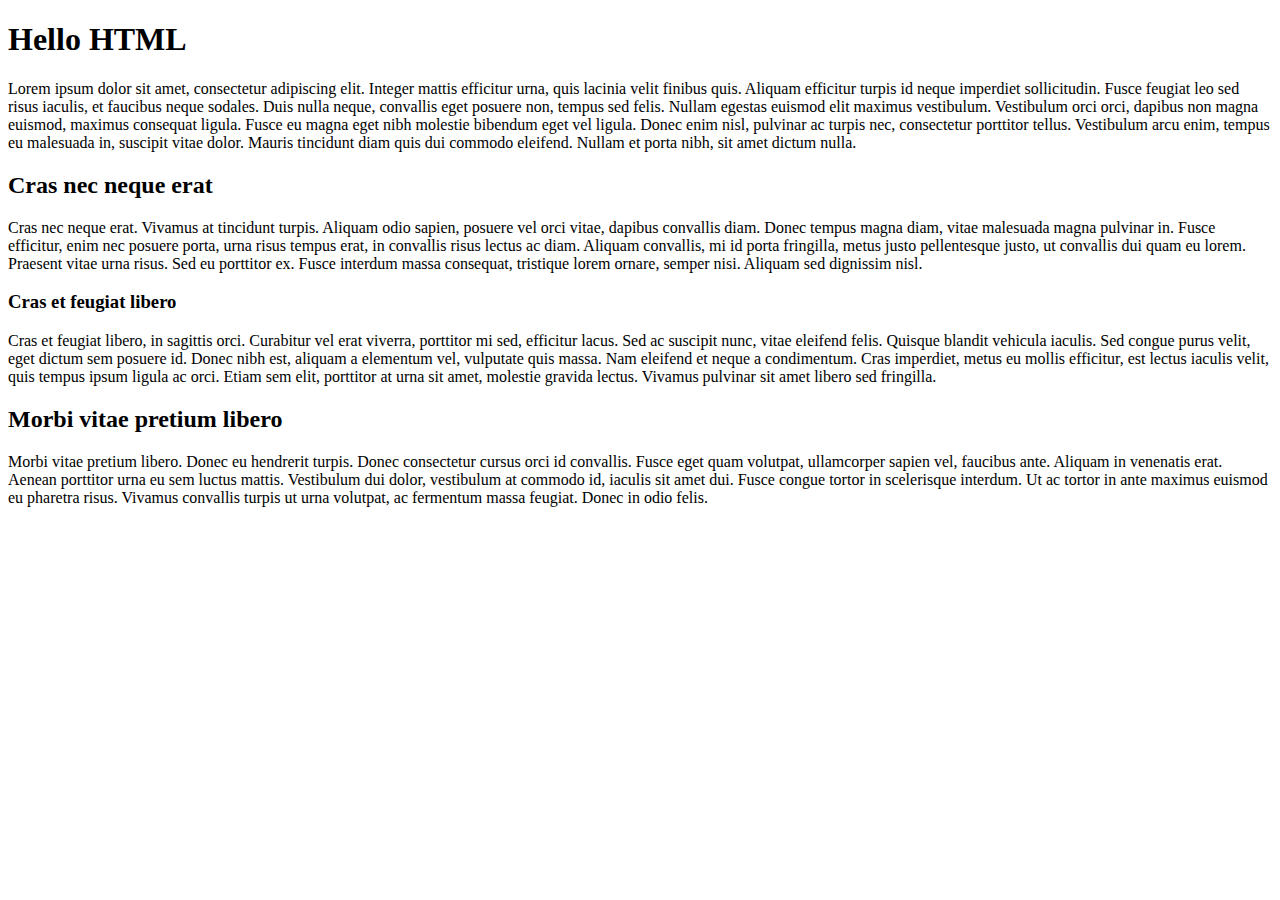
<file: index.html>
<!DOCTYPE html>
<html lang="en">
<head>
    <meta charset="UTF-8">
    <title>Lorem Ipsum</title>
</head>
<body>
<h1>Hello HTML</h1>
<p>Lorem ipsum dolor sit amet, consectetur adipiscing elit. Integer mattis efficitur urna, quis lacinia velit finibus
    quis. Aliquam efficitur turpis id neque imperdiet sollicitudin. Fusce feugiat leo sed risus iaculis, et faucibus
    neque sodales. Duis nulla neque, convallis eget posuere non, tempus sed felis. Nullam egestas euismod elit maximus
    vestibulum. Vestibulum orci orci, dapibus non magna euismod, maximus consequat ligula. Fusce eu magna eget nibh
    molestie bibendum eget vel ligula. Donec enim nisl, pulvinar ac turpis nec, consectetur porttitor tellus. Vestibulum
    arcu enim, tempus eu malesuada in, suscipit vitae dolor. Mauris tincidunt diam quis dui commodo eleifend. Nullam et
    porta nibh, sit amet dictum nulla.</p>
<h2>Cras nec neque erat</h2>
<p>Cras nec neque erat. Vivamus at tincidunt turpis. Aliquam odio sapien, posuere vel orci vitae, dapibus convallis
    diam. Donec tempus magna diam, vitae malesuada magna pulvinar in. Fusce efficitur, enim nec posuere porta, urna
    risus tempus erat, in convallis risus lectus ac diam. Aliquam convallis, mi id porta fringilla, metus justo
    pellentesque justo, ut convallis dui quam eu lorem. Praesent vitae urna risus. Sed eu porttitor ex. Fusce interdum
    massa consequat, tristique lorem ornare, semper nisi. Aliquam sed dignissim nisl.</p>
<h3>Cras et feugiat libero</h3>
<p>Cras et feugiat libero, in sagittis orci. Curabitur vel erat viverra, porttitor mi sed, efficitur lacus. Sed ac
    suscipit nunc, vitae eleifend felis. Quisque blandit vehicula iaculis. Sed congue purus velit, eget dictum sem
    posuere id. Donec nibh est, aliquam a elementum vel, vulputate quis massa. Nam eleifend et neque a condimentum. Cras
    imperdiet, metus eu mollis efficitur, est lectus iaculis velit, quis tempus ipsum ligula ac orci. Etiam sem elit,
    porttitor at urna sit amet, molestie gravida lectus. Vivamus pulvinar sit amet libero sed fringilla.</p>
<h2>Morbi vitae pretium libero</h2>
<p>Morbi vitae pretium libero. Donec eu hendrerit turpis. Donec consectetur cursus orci id convallis. Fusce eget quam
    volutpat, ullamcorper sapien vel, faucibus ante. Aliquam in venenatis erat. Aenean porttitor urna eu sem luctus
    mattis. Vestibulum dui dolor, vestibulum at commodo id, iaculis sit amet dui. Fusce congue tortor in scelerisque
    interdum. Ut ac tortor in ante maximus euismod eu pharetra risus. Vivamus convallis turpis ut urna volutpat, ac
    fermentum massa feugiat. Donec in odio felis.</p>
</body>
</html>
</file>
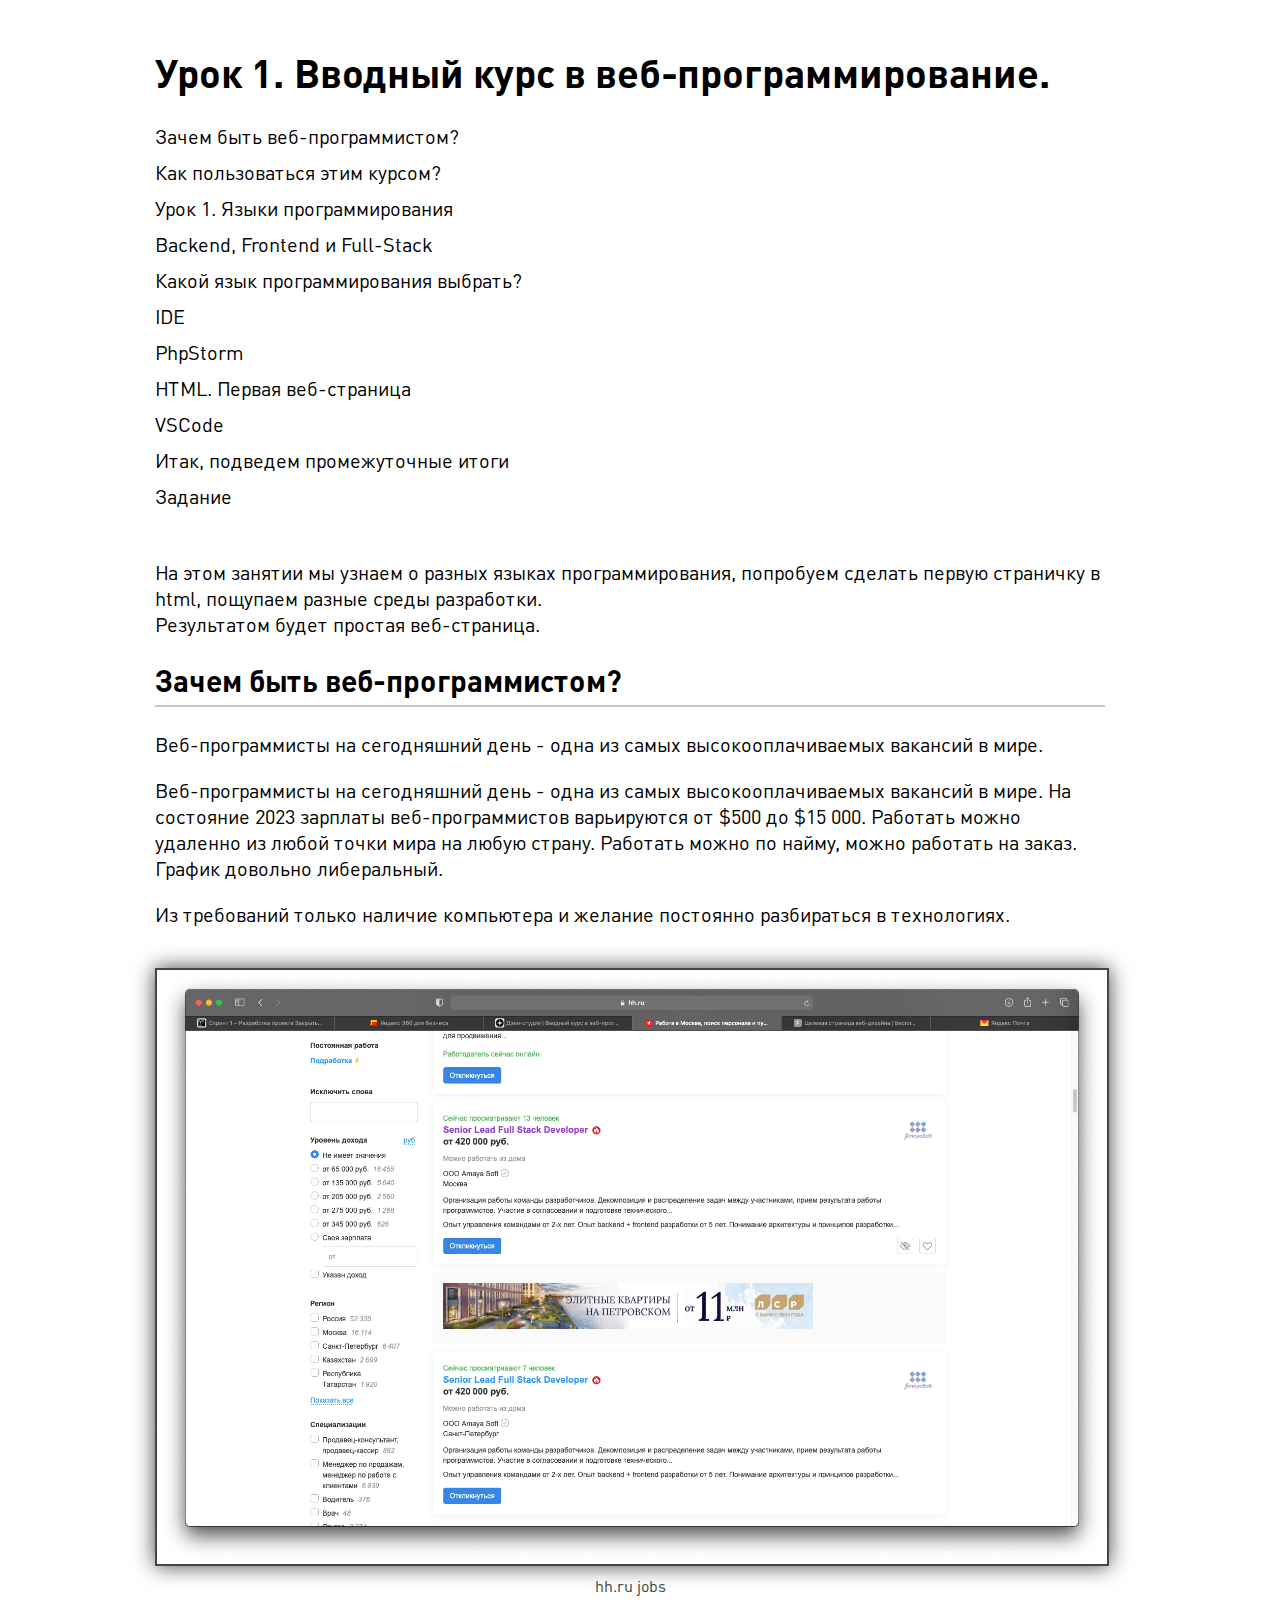
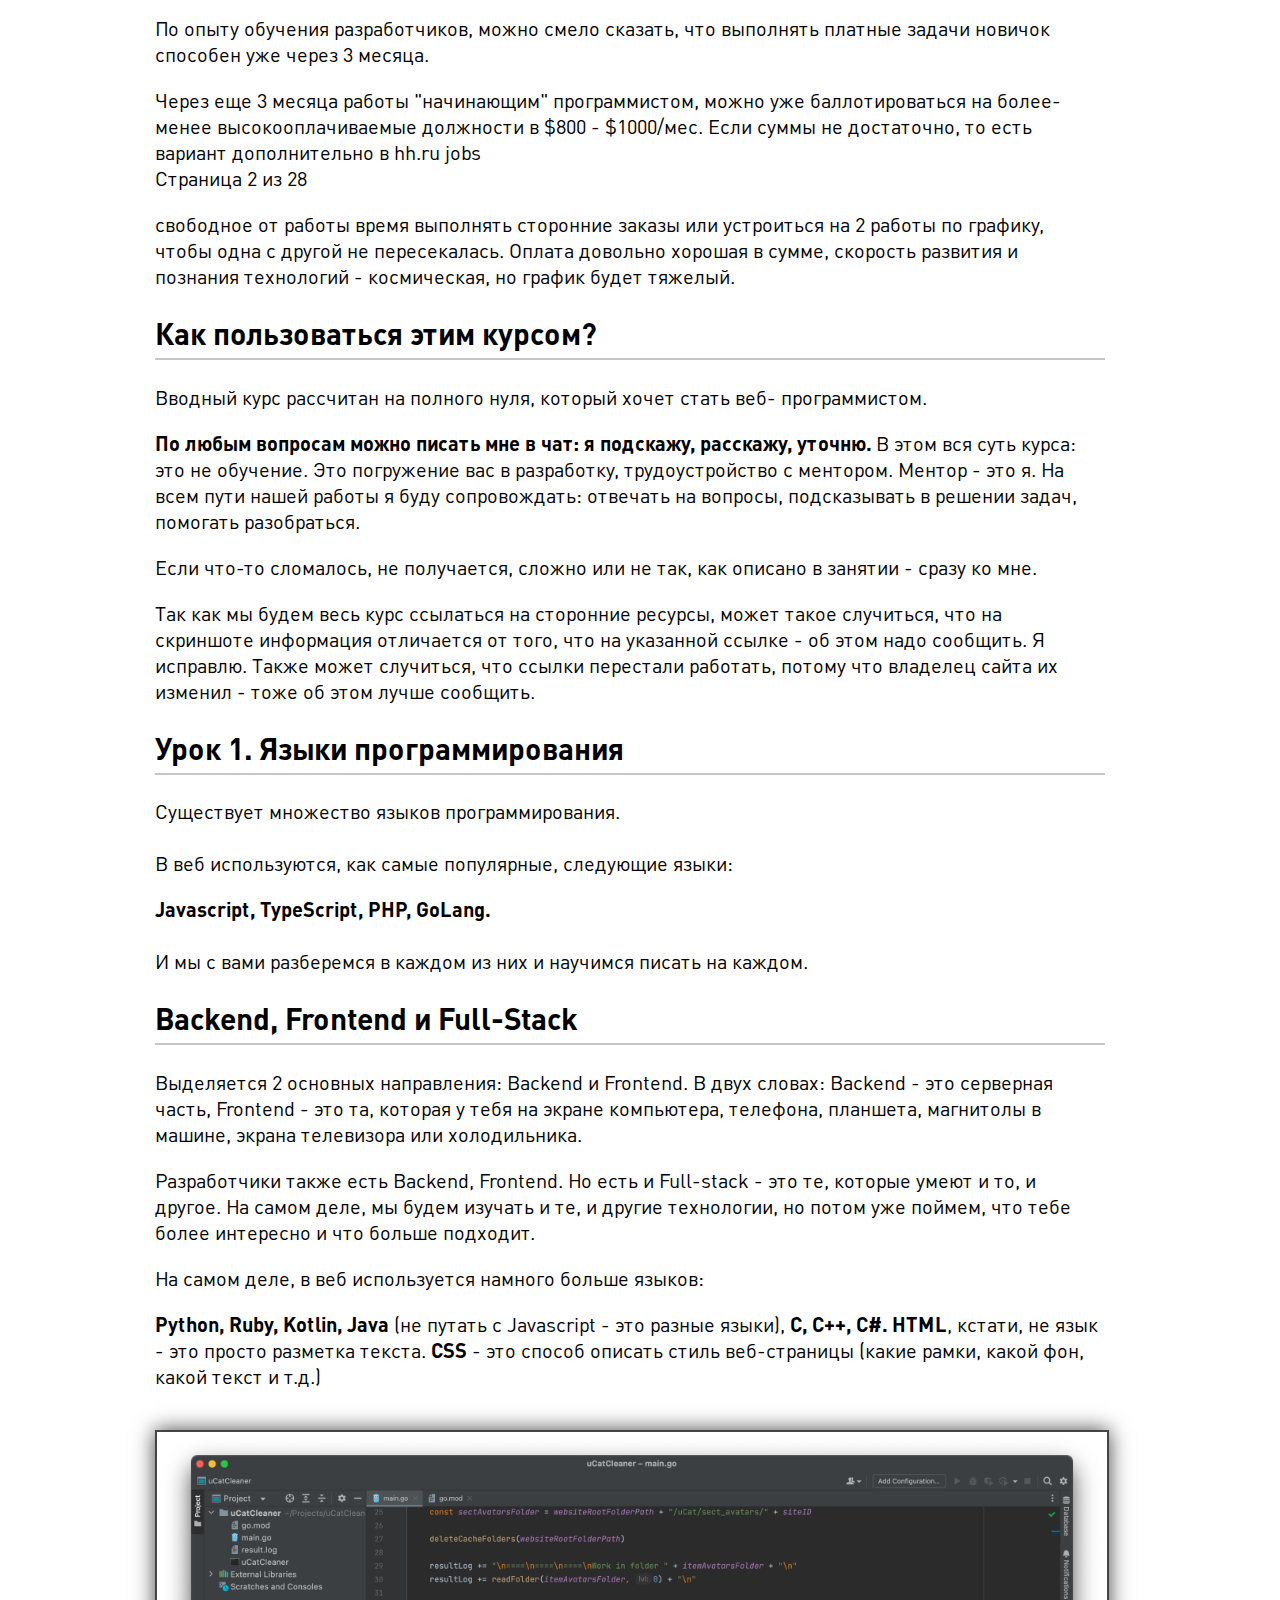
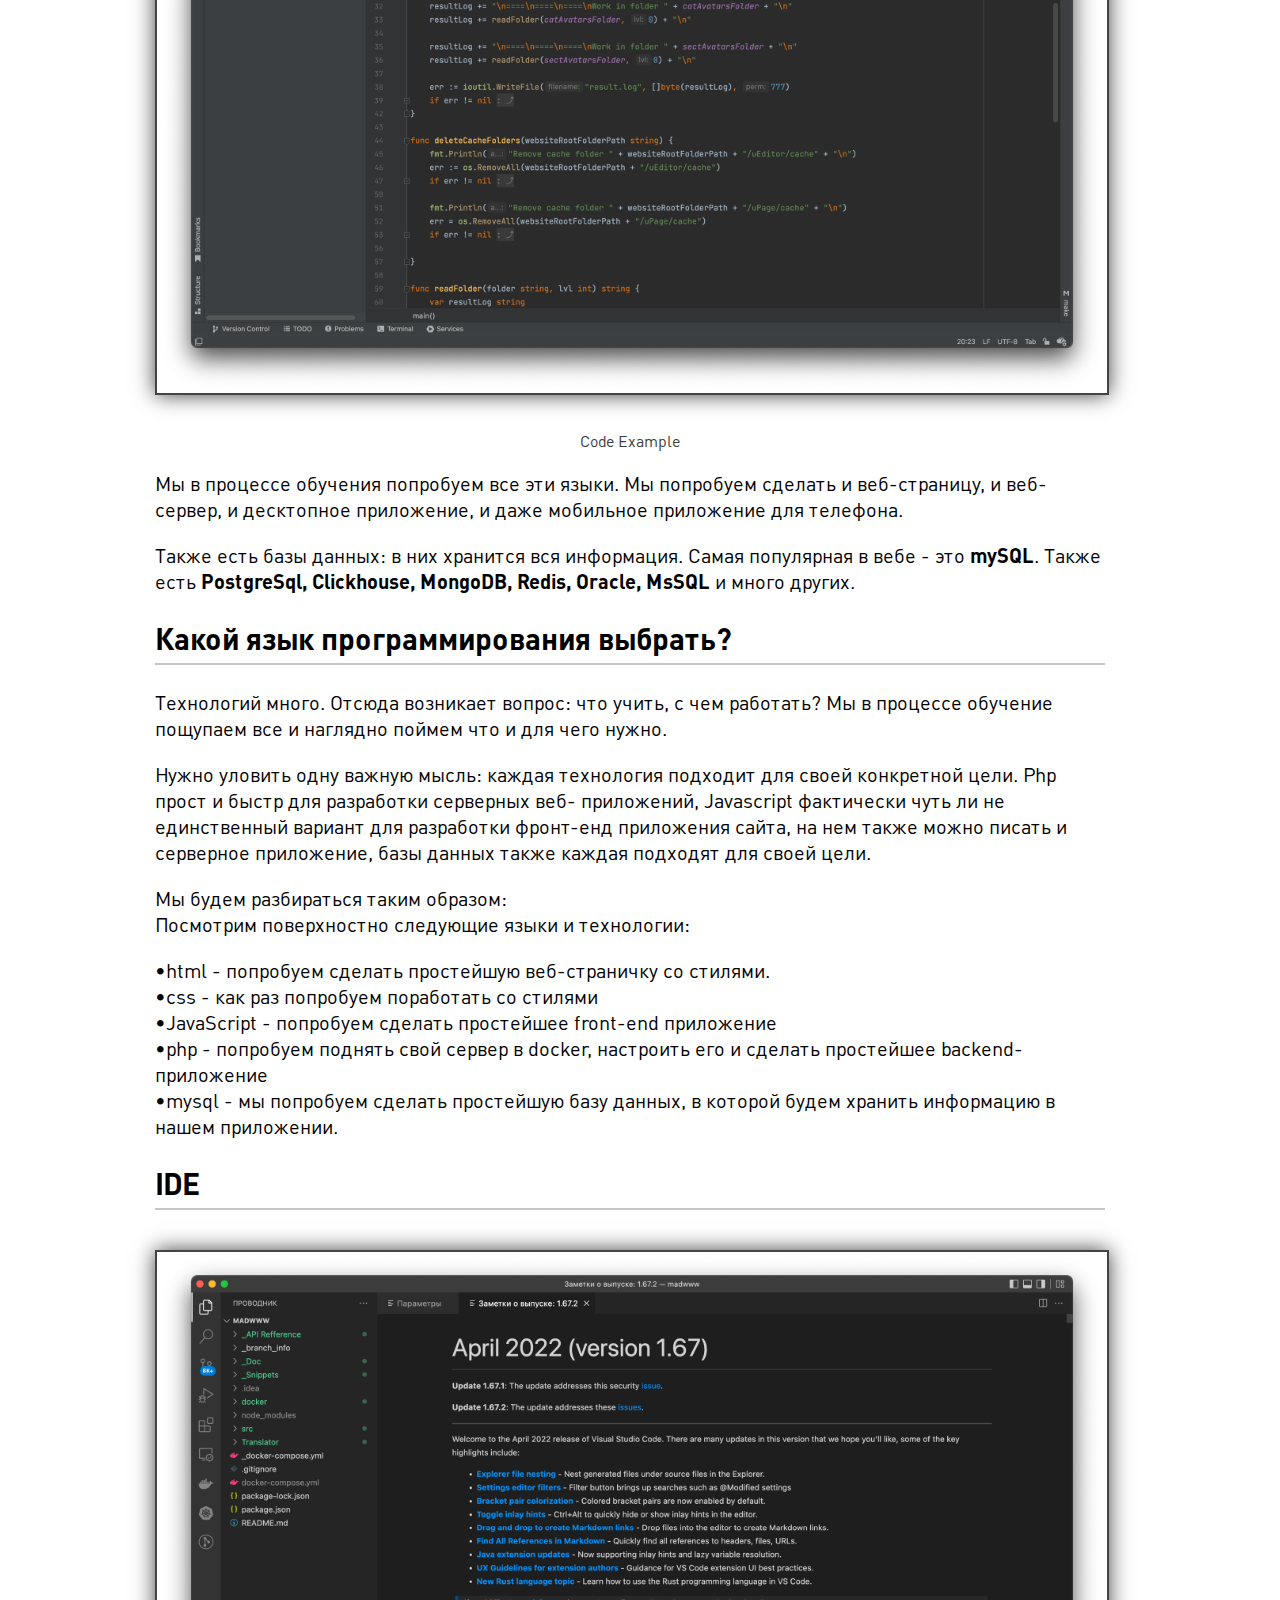
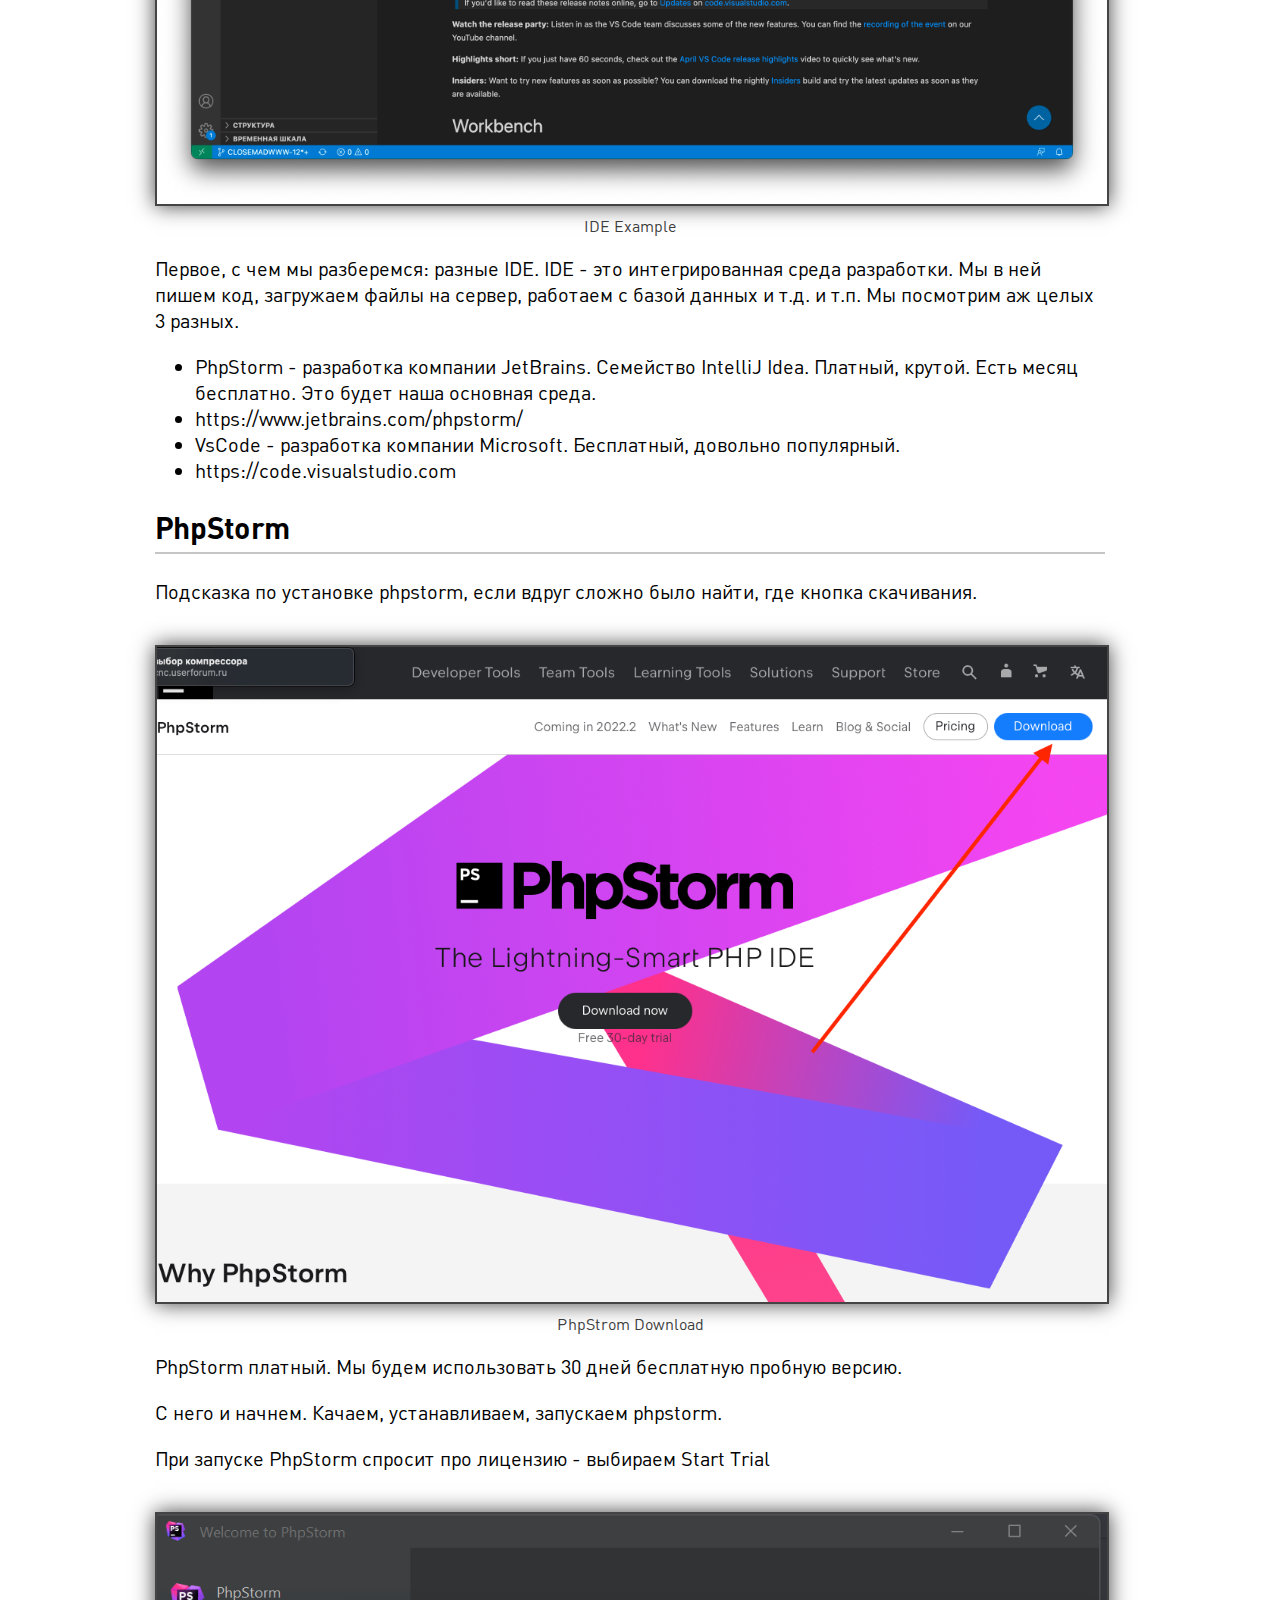
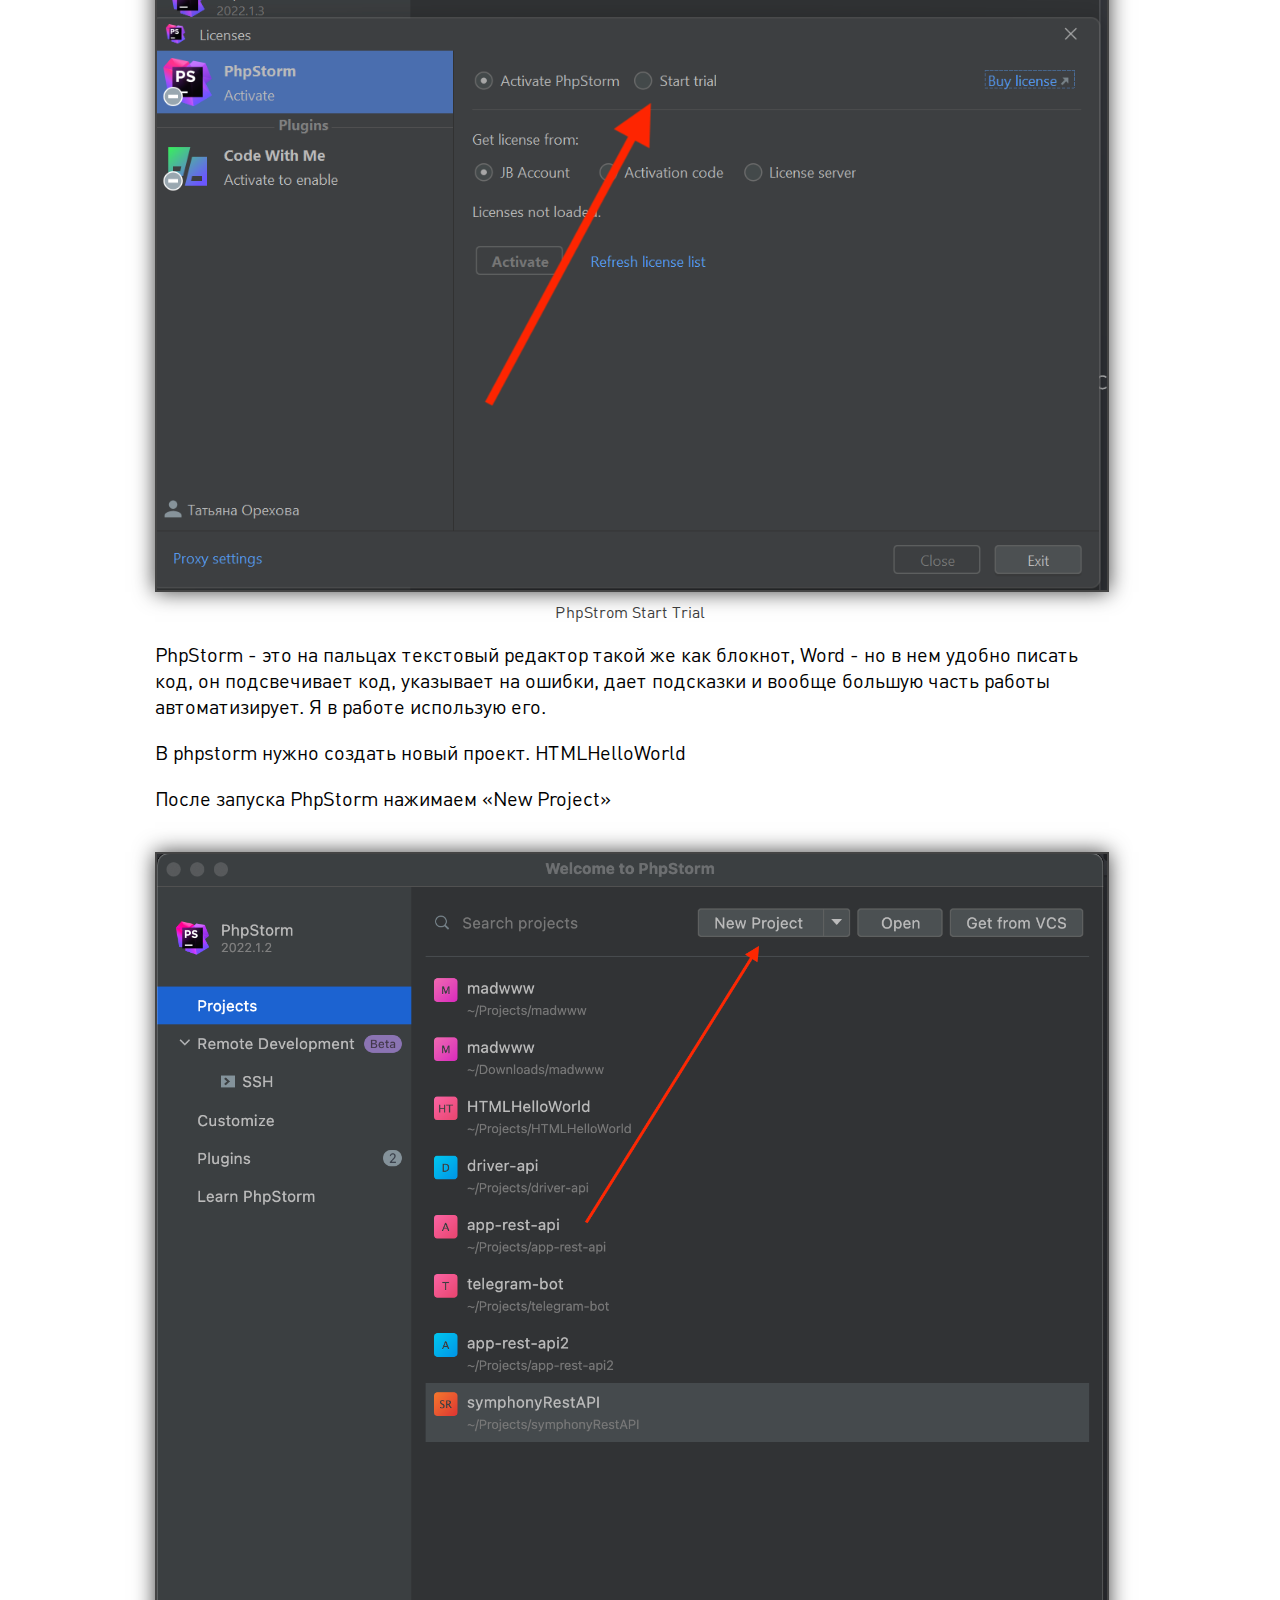
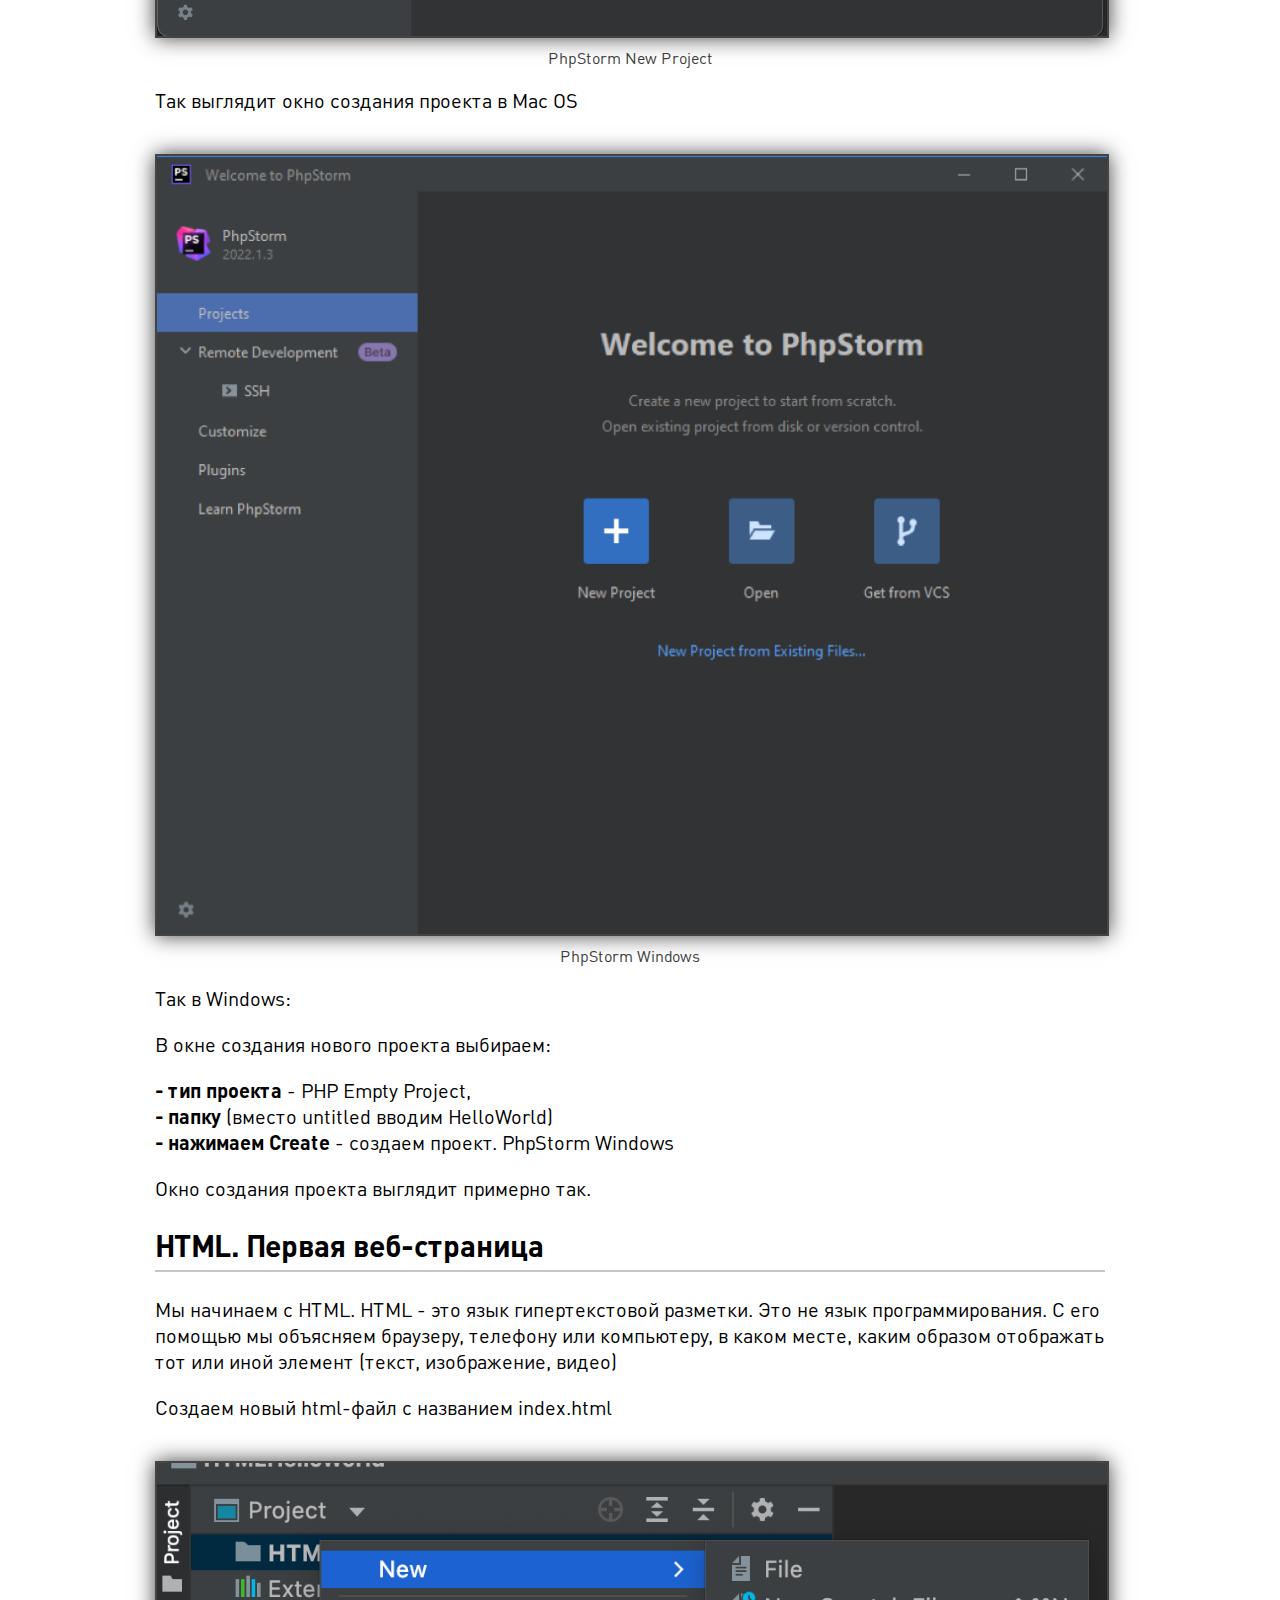
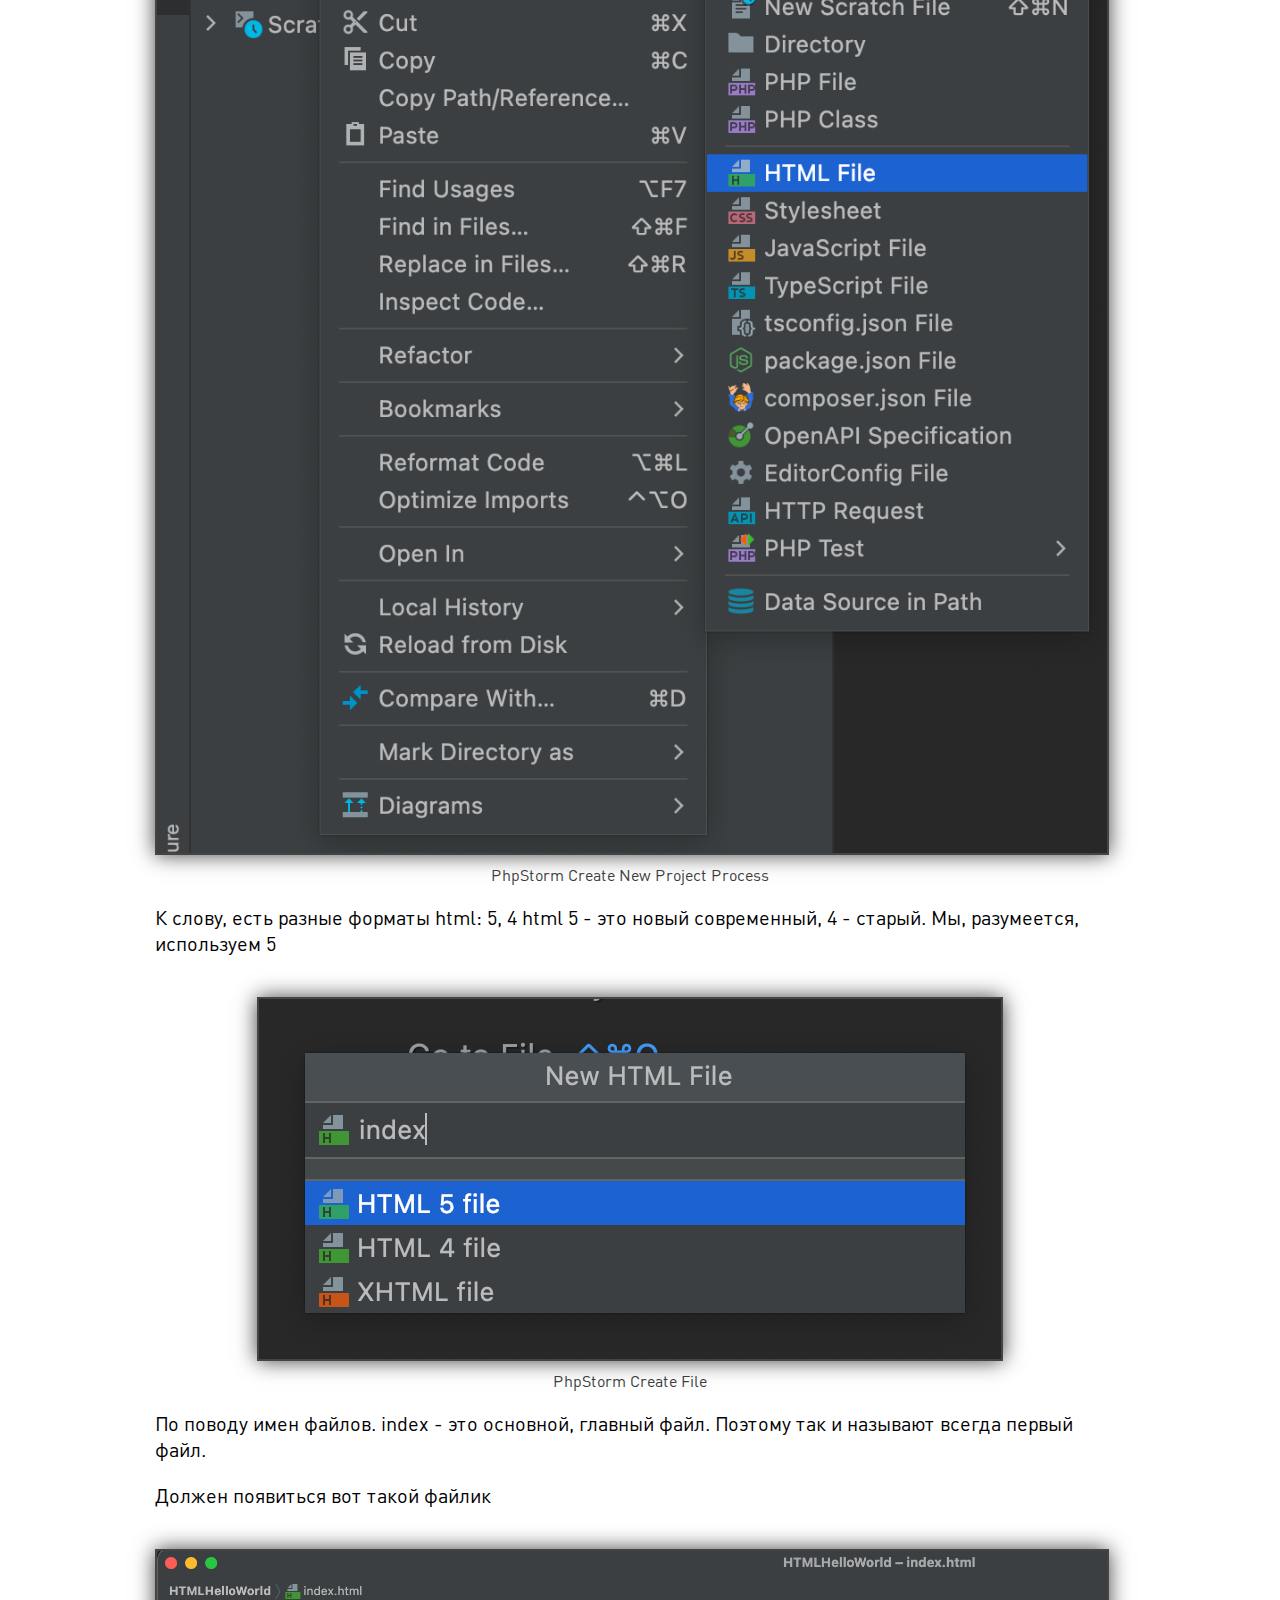
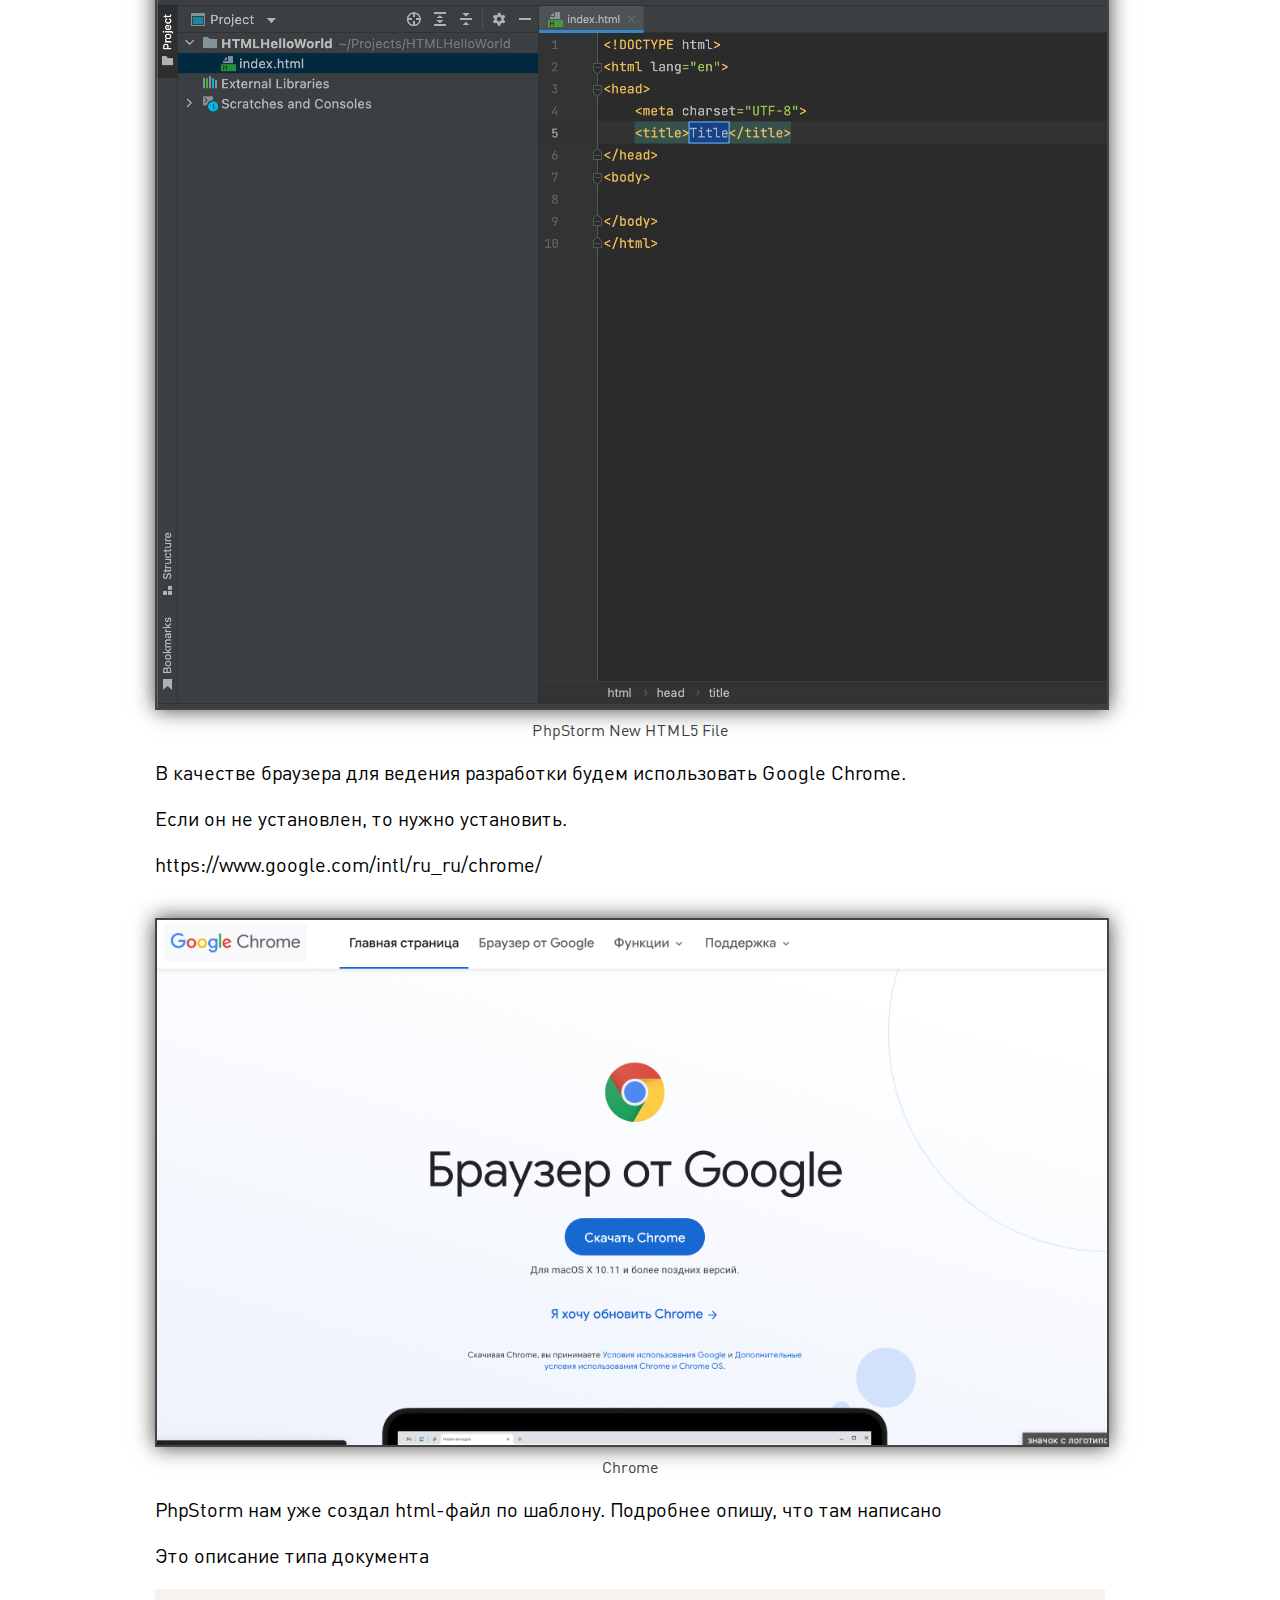
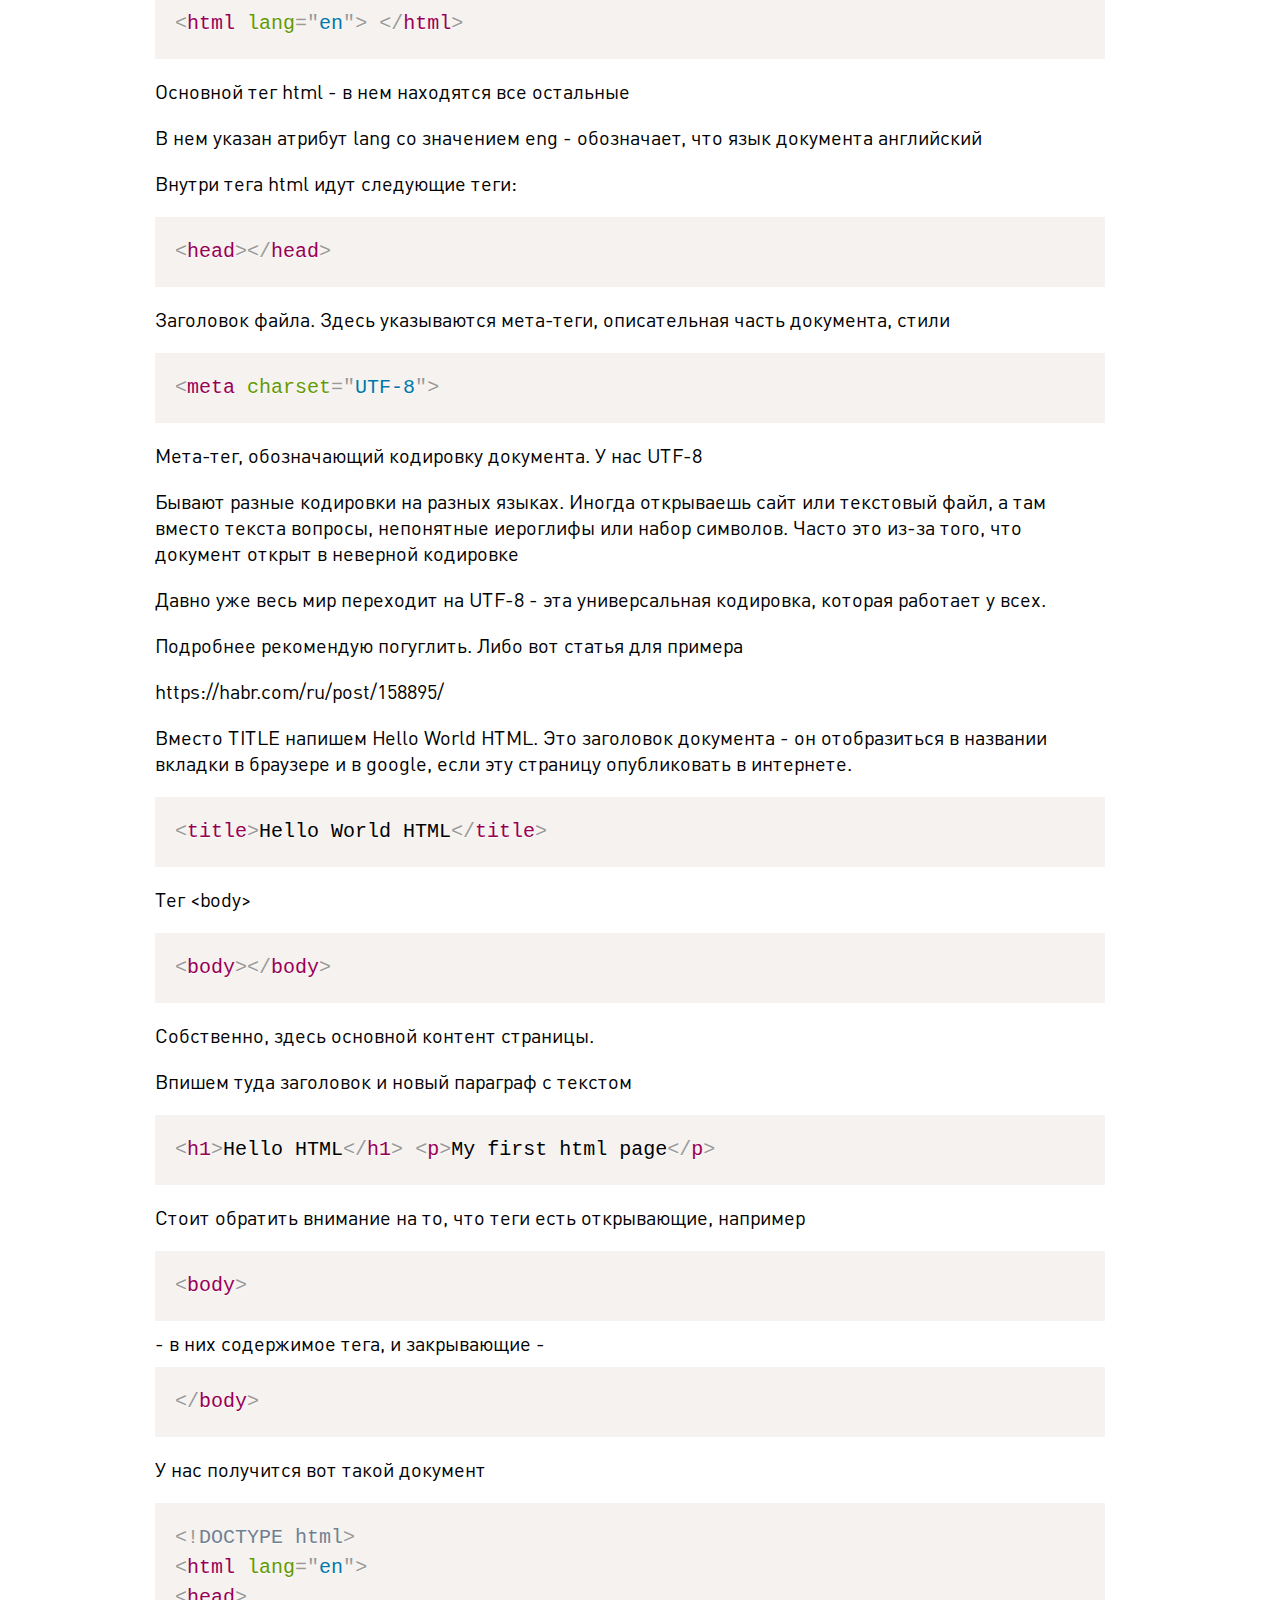
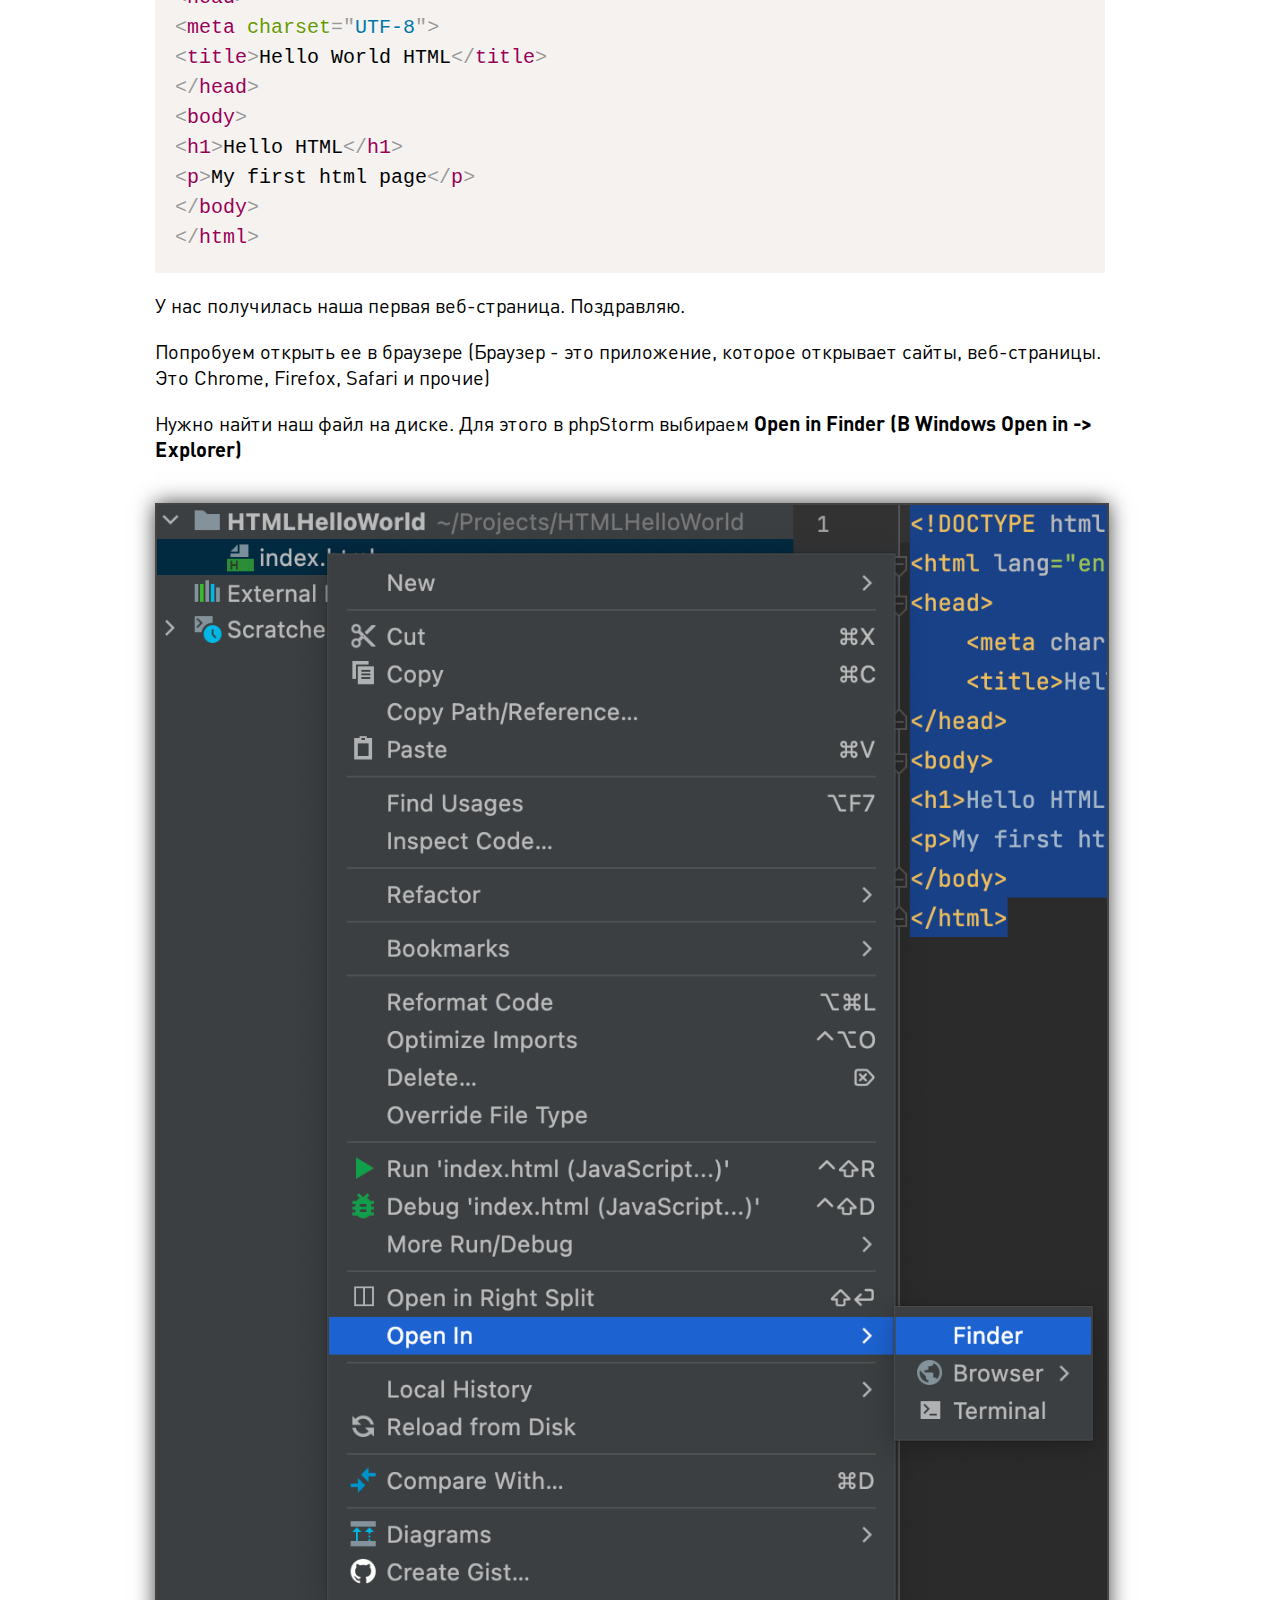
<file: lesson.html>
<!DOCTYPE html>
<html lang="ru">
<head>
    <meta charset="UTF-8">
    <title>Урок 1. Вводный курс в веб-программирование</title>
    <link rel="stylesheet" href="css/general.css">
    <link href="lib/prism/prism.css" rel="stylesheet"/>
</head>
<body>
<header>
    <h1>Урок 1. Вводный курс в веб-программирование.</h1>
    <nav>
        <ul>
            <li><a href="#Зачем быть веб-программистом">Зачем быть веб-программистом? </a></li>
            <li><a href="#Как пользоваться этим курсом">Как пользоваться этим курсом? </a></li>
            <li><a href="#Урок 1. Языки программирования">Урок 1. Языки программирования </a></li>
            <li><a href="#Backend, Frontend и Full-Stack">Backend, Frontend и Full-Stack </a></li>
            <li><a href="#Какой язык программирования выбрать">Какой язык программирования выбрать? </a></li>
            <li><a href="#IDE">IDE </a></li>
            <li><a href="#PhpStorm">PhpStorm </a></li>
            <li><a href="#HTML. Первая веб-страница">HTML. Первая веб-страница </a></li>
            <li><a href="#VSCode">VSCode </a></li>
            <li><a href="#Итак,подведем промежуточные итоги">Итак, подведем промежуточные итоги </a></li>
            <li><a href="#Задание">Задание </a></li>
        </ul>
    </nav>
</header>
<main>
    <p>На этом занятии мы узнаем о разных языках программирования, попробуем
        сделать первую страничку в html, пощупаем разные среды разработки.<br>Результатом будет простая веб-страница.
    </p>

    <h2 id="Зачем быть веб-программистом">Зачем быть веб-программистом?</h2>
    <p>Веб-программисты на сегодняшний день - одна из самых
        высокооплачиваемых вакансий в мире.</p>
    <p>Веб-программисты на сегодняшний день - одна из самых
        высокооплачиваемых вакансий в мире.
        На состояние 2023 зарплаты веб-программистов варьируются от $500 до $15
        000. Работать можно удаленно из любой точки мира на любую страну.
        Работать можно по найму, можно работать на заказ. График довольно
        либеральный.</p>
    <p>Из требований только наличие компьютера и желание постоянно
        разбираться в технологиях.</p>
    <img class="screen" src="img/hh.ru-jobs.png" alt="hh.ru-jobs.png">
    <div class="img-label">hh.ru jobs</div>
    <p>По опыту обучения разработчиков, можно смело сказать, что выполнять
        платные задачи новичок способен уже через 3 месяца.</p>
    <p>Через еще 3 месяца работы "начинающим" программистом, можно уже
        баллотироваться на более-менее высокооплачиваемые должности в $800 -
        $1000/мес. Если суммы не достаточно, то есть вариант дополнительно в
        hh.ru jobs<br>Страница 2 из 28</p>
    <p>свободное от работы время выполнять сторонние заказы или устроиться на
        2 работы по графику, чтобы одна с другой не пересекалась. Оплата
        довольно хорошая в сумме, скорость развития и познания технологий -
        космическая, но график будет тяжелый.</p>

    <h2 id="Как пользоваться этим курсом">Как пользоваться этим курсом?</h2>
    <p>Вводный курс рассчитан на полного нуля, который хочет стать веб-
        программистом.</p>
    <p><b>По любым вопросам можно писать мне в чат: я подскажу, расскажу,
        уточню.</b> В этом вся суть курса: это не обучение. Это погружение вас в
        разработку, трудоустройство с ментором. Ментор - это я. На всем пути
        нашей работы я буду сопровождать: отвечать на вопросы, подсказывать в
        решении задач, помогать разобраться.</p>
    <p>Если что-то сломалось, не получается, сложно или не так, как описано в
        занятии - сразу ко мне.</p>
    <p>Так как мы будем весь курс ссылаться на сторонние ресурсы, может такое
        случиться, что на скриншоте информация отличается от того, что на
        указанной ссылке - об этом надо сообщить. Я исправлю.
        Также может случиться, что ссылки перестали работать, потому что
        владелец сайта их изменил - тоже об этом лучше сообщить.</p>

    <h2 id="Урок 1. Языки программирования">Урок 1. Языки программирования</h2>
    <p>Существует множество языков программирования.<br><br>В веб используются, как самые популярные, следующие языки:
    </p>
    <b>Javascript, TypeScript, PHP, GoLang.</b><br><br>И мы с вами разберемся в каждом из них и научимся писать на
    каждом.
    <h2 id="Backend, Frontend и Full-Stack">Backend, Frontend и Full-Stack</h2>
    <p>Выделяется 2 основных направления: Backend и Frontend.
        В двух словах: Backend - это серверная часть, Frontend - это та, которая у
        тебя на экране компьютера, телефона, планшета, магнитолы в машине,
        экрана телевизора или холодильника.</p>
    <p>Разработчики также есть Backend, Frontend. Но есть и Full-stack - это те,
        которые умеют и то, и другое. На самом деле, мы будем изучать и те, и
        другие технологии, но потом уже поймем, что тебе более интересно и что
        больше подходит.</p>
    <p>На самом деле, в веб используется намного больше языков:</p>
    <p><b>Python, Ruby, Kotlin, Java</b> (не путать с Javascript - это разные языки), <b>C, C++,
        C#. HTML</b>, кстати, не язык - это просто разметка текста.
        <b>CSS</b> - это способ описать стиль веб-страницы (какие рамки, какой фон,
        какой текст и т.д.)</p>
    <img class="screen" src="img/Code-Example.png" alt="Code-Example.png"><br>
    <div class="img-label">Code Example</div>
    <p>Мы в процессе обучения попробуем все эти языки. Мы попробуем сделать и веб-страницу, и веб-сервер, и десктопное
        приложение, и даже мобильное приложение для телефона.</p>
    <p>Также есть базы данных: в них хранится вся информация.
        Самая популярная в вебе - это <b>mySQL</b>. Также есть <b>PostgreSql, Clickhouse,
            MongoDB, Redis, Oracle, MsSQL</b> и много других.</p>


    <h2 id="Какой язык программирования выбрать">Какой язык программирования выбрать?</h2>
    <p>Технологий много. Отсюда возникает вопрос: что учить, с чем работать? Мы
        в процессе обучение пощупаем все и наглядно поймем что и для чего нужно.</p>
    <p>Нужно уловить одну важную мысль: каждая технология подходит для своей
        конкретной цели. Php прост и быстр для разработки серверных веб-
        приложений, Javascript фактически чуть ли не единственный вариант для
        разработки фронт-енд приложения сайта, на нем также можно писать и
        серверное приложение, базы данных также каждая подходят для своей
        цели.</p>
    <p>Мы будем разбираться таким образом:<br>
        Посмотрим поверхностно следующие языки и технологии:</p>
    <p>•html - попробуем сделать простейшую веб-страничку со стилями.<br>
        •css - как раз попробуем поработать со стилями<br>
        •JavaScript - попробуем сделать простейшее front-end приложение<br>
        •php - попробуем поднять свой сервер в docker, настроить его и сделать
        простейшее backend-приложение<br>
        •mysql - мы попробуем сделать простейшую базу данных, в которой
        будем хранить информацию в нашем приложении.</p>

    <h2 id="IDE">IDE</h2>
    <img class="screen" src="img/IDE-Example.png" alt="IDE-Example.png">
    <div class="img-label">IDE Example</div>
    <p>Первое, с чем мы разберемся: разные IDE. IDE - это интегрированная среда
        разработки. Мы в ней пишем код, загружаем файлы на сервер, работаем с
        базой данных и т.д. и т.п. Мы посмотрим аж целых 3 разных.</p>
    <nav>
        <ul>
            <li>PhpStorm - разработка компании JetBrains. Семейство IntelliJ Idea. Платный, крутой. Есть месяц
                бесплатно. Это будет наша основная среда.
            </li>
            <li>https://www.jetbrains.com/phpstorm/</li>
            <li>VsCode - разработка компании Microsoft. Бесплатный, довольно популярный.</li>
            <li>https://code.visualstudio.com</li>
        </ul>
    </nav>
    <h2 id="PhpStorm">PhpStorm</h2>
    <p>Подсказка по установке phpstorm, если вдруг сложно было найти, где кнопка скачивания.</p>
    <img class="screen" src="img/PhpStrom-Download.png" alt="PhpStrom-Download.png">
    <div class="img-label">PhpStrom Download</div>
    <p>PhpStorm платный. Мы будем использовать 30 дней бесплатную пробную версию.</p>
    <p>С него и начнем. Качаем, устанавливаем, запускаем phpstorm.</p>
    <p>При запуске PhpStorm спросит про лицензию - выбираем Start Trial</p>
    <img class="screen" src="img/PhpStrom-Start-Trial.png" alt="PhpStrom-Start-Trial.png">
    <div class="img-label">PhpStrom Start Trial</div>
    <p>PhpStorm - это на пальцах текстовый редактор такой же как блокнот, Word -
        но в нем удобно писать код, он подсвечивает код, указывает на ошибки, дает
        подсказки и вообще большую часть работы автоматизирует. Я в работе
        использую его.</p>
    <p>В phpstorm нужно создать новый проект. HTMLHelloWorld</p>
    <p>После запуска PhpStorm нажимаем «New Project»</p>
    <img class="screen" src="img/PhpStorm-New-Project.png" alt="PhpStorm-New-Project.png">
    <div class="img-label">PhpStorm New Project</div>
    <p>Так выглядит окно создания проекта в Mac OS</p>
    <img class="screen" src="img/PhpStorm%20Windows.png" alt="PhpStorm%20Windows.png">
    <div class="img-label">PhpStorm Windows</div>
    <p>Так в Windows:</p>
    <p>В окне создания нового проекта выбираем:</p>
    <p><b>- тип проекта</b> - PHP Empty Project,<br>
        <b>- папку</b> (вместо untitled вводим HelloWorld) <br>
        <b>- нажимаем Create</b> - создаем проект. PhpStorm Windows
    <p>Окно создания проекта выглядит примерно так.</p>

    <h2 id="HTML. Первая веб-страница">HTML. Первая веб-страница</h2>
    <p>Мы начинаем с HTML. HTML - это язык гипертекстовой разметки. Это не
        язык программирования. С его помощью мы объясняем браузеру, телефону
        или компьютеру, в каком месте, каким образом отображать тот или иной
        элемент (текст, изображение, видео)</p>
    <p>Создаем новый html-файл с названием index.html</p>
    <img class="screen" src="img/PhpStorm-Create-File.png" alt="PhpStorm-Create-File.png">
    <div class="img-label">PhpStorm Create New Project Process</div>
    <p>К слову, есть разные форматы html: 5, 4 html 5 - это новый современный, 4 -
        старый. Мы, разумеется, используем 5</p>
    <img class="screen" src="img/PhpStorm-New-HTML5-File.png" alt="PhpStorm-New-HTML5-File.png">
    <div class="img-label">PhpStorm Create File</div>
    <p>По поводу имен файлов. index - это основной, главный файл. Поэтому так и называют всегда первый файл.</p>
    <p>Должен появиться вот такой файлик</p>
    <img class="screen" src="img/PhpStorm-Template-HTML5-File.png" alt="PhpStorm-Template-HTML5-File.png">
    <div class="img-label">PhpStorm New HTML5 File</div>
    <p>В качестве браузера для ведения разработки будем использовать Google Chrome.</p>
    <p>Если он не установлен, то нужно установить.</p>
    https://www.google.com/intl/ru_ru/chrome/
    <img class="screen" src="img/Chrome.png" alt="Chrome.png">
    <div class="img-label">Chrome</div>
    <p>PhpStorm нам уже создал html-файл по шаблону. Подробнее опишу, что там написано</p>
    <pre><!DOCTYPE html></pre>
    <p>Это описание типа документа</p>
    <pre class="language-markup"><code>&#x3C;html lang=&#x22;en&#x22;&#x3E; &#x3C;/html&#x3E;</code></pre>
    <p>Основной тег html - в нем находятся все остальные</p>
    <p>В нем указан атрибут lang со значением eng - обозначает, что язык
        документа английский</p>
    <p>Внутри тега html идут следующие теги:</p>
    <pre class="language-markup"><code>&lt;&#104;&#101;&#97;&#100;&gt;&lt;&sol;&#104;&#101;&#97;&#100;&gt;</code></pre>
    <p>Заголовок файла. Здесь указываются мета-теги, описательная часть
        документа, стили</p>
    <pre class="language-markup"><code>&lt;&#109;&#101;&#116;&#97;&#32;&#99;&#104;&#97;&#114;&#115;&#101;&#116;&equals;&quot;&#85;&#84;&#70;&#45;&#56;&quot;&gt;</code></pre>
    <p>Мета-тег, обозначающий кодировку документа. У нас UTF-8</p>
    <p>Бывают разные кодировки на разных языках. Иногда открываешь сайт или
        текстовый файл, а там вместо текста вопросы, непонятные иероглифы или
        набор символов. Часто это из-за того, что документ открыт в неверной
        кодировке</p>
    <p>Давно уже весь мир переходит на UTF-8 - эта универсальная кодировка,
        которая работает у всех.</p>
    <p>Подробнее рекомендую погуглить. Либо вот статья для примера</p>
    <p>https://habr.com/ru/post/158895/</p>
    <p>Вместо TITLE напишем Hello World HTML. Это заголовок документа - он
        отобразиться в названии вкладки в браузере и в google, если эту страницу
        опубликовать в интернете.</p>
    <pre class="language-markup"><code>&lt;&#116;&#105;&#116;&#108;&#101;&gt;&#72;&#101;&#108;&#108;&#111;&#32;&#87;&#111;&#114;&#108;&#100;&#32;&#72;&#84;&#77;&#76;&lt;&sol;&#116;&#105;&#116;&#108;&#101;&gt;</code></pre>
    <p>Тег &lt;&#98;&#111;&#100;&#121;&gt;</p>
    <pre class="language-markup"><code>&lt;&#98;&#111;&#100;&#121;&gt;&lt;&sol;&#98;&#111;&#100;&#121;&gt;</code></pre>
    <p>Собственно, здесь основной контент страницы.</p>
    <p>Впишем туда заголовок и новый параграф с текстом</p>
    <pre class="language-markup"><code>&lt;&#104;&#49;&gt;&#72;&#101;&#108;&#108;&#111;&#32;&#72;&#84;&#77;&#76;&lt;&sol;&#104;&#49;&gt;&#32;&lt;&#112;&gt;&#77;&#121;&#32;&#102;&#105;&#114;&#115;&#116;&#32;&#104;&#116;&#109;&#108;&#32;&#112;&#97;&#103;&#101;&lt;&sol;&#112;&gt;</code></pre>
    <p>Стоит обратить внимание на то, что теги есть открывающие, например</p>
    <pre class="language-markup"><code>&lt;&#98;&#111;&#100;&#121;&gt;</code></pre>
    - в них содержимое тега, и закрывающие -
    <pre class="language-markup"><code>&lt;&sol;&#98;&#111;&#100;&#121;&gt;</code></pre>
    <p>У нас получится вот такой документ</p>
    <pre class="language-markup"><code>&lt;&excl;&#68;&#79;&#67;&#84;&#89;&#80;&#69;&#32;&#104;&#116;&#109;&#108;&gt;&NewLine;&lt;&#104;&#116;&#109;&#108;&#32;&#108;&#97;&#110;&#103;&equals;&quot;&#101;&#110;&quot;&gt;&NewLine;&lt;&#104;&#101;&#97;&#100;&gt;&NewLine;&lt;&#109;&#101;&#116;&#97;&#32;&#99;&#104;&#97;&#114;&#115;&#101;&#116;&equals;&quot;&#85;&#84;&#70;&#45;&#56;&quot;&gt;&NewLine;&lt;&#116;&#105;&#116;&#108;&#101;&gt;&#72;&#101;&#108;&#108;&#111;&#32;&#87;&#111;&#114;&#108;&#100;&#32;&#72;&#84;&#77;&#76;&lt;&sol;&#116;&#105;&#116;&#108;&#101;&gt;&NewLine;&lt;&sol;&#104;&#101;&#97;&#100;&gt;&NewLine;&lt;&#98;&#111;&#100;&#121;&gt;&NewLine;&lt;&#104;&#49;&gt;&#72;&#101;&#108;&#108;&#111;&#32;&#72;&#84;&#77;&#76;&lt;&sol;&#104;&#49;&gt;&NewLine;&lt;&#112;&gt;&#77;&#121;&#32;&#102;&#105;&#114;&#115;&#116;&#32;&#104;&#116;&#109;&#108;&#32;&#112;&#97;&#103;&#101;&lt;&sol;&#112;&gt;&NewLine;&lt;&sol;&#98;&#111;&#100;&#121;&gt;&NewLine;&lt;&sol;&#104;&#116;&#109;&#108;&gt;</code></pre>
    <p>У нас получилась наша первая веб-страница. Поздравляю.</p>
    <p>Попробуем открыть ее в браузере (Браузер - это приложение, которое
        открывает сайты, веб-страницы. Это Chrome, Firefox, Safari и прочие)</p>
    <p>Нужно найти наш файл на диске. Для этого в phpStorm выбираем <b>Open in
        Finder (В Windows Open in -> Explorer)</b></p>
    <img class="screen" src="img/Open%20In%20Finder.png" alt="Open%20In%20Finder.png">
    <div class="img-label">Open In Finder</div>
    <p>Путь к файлу также показан в строке справа от названия проекта</p>
    <img class="screen" src="img/File-Path.png" alt="File-Path.png">
    <div class="img-label">File Path</div>
    <p>Открываем наш файл в Chrome</p>
    <p>В MAC OS так:</p>
    <img class="screen" src="img/Open-in-Browser.png" alt="Open-in-Browser.png">
    <div class="img-label">Open in Browser</div>
    <p>В Windows так:</p>
    <img class="screen" src="img/Open-in-Chrome-in-Windows.png" alt="Open-in-Chrome-in-Windows.png">
    <div class="img-label">Open in Chrome in Windows</div>
    <p>Должна получиться примерно такая веб-страница</p>
    <p>Обратите внимание, что также в Chrome или Firefox эту страничку можно
        открыть прямо из phpStorm. Но есть разница. В первом случае, если мы
        открываем файл напрямую, Firefox открывает файл с диска. Во втором
        случае, если мы жмем на кнопку в PhpStorm, то создается временный веб-
        сервер, через который этот html-файл выдается браузеру. Нам для нашего
        случая интересно попробовать и тот, и другой способ</p>
    <img class="screen" src="img/PhpStorm-Open-in-Browser.png" alt="PhpStorm-Open-in-Browser.png">
    <div class="img-label">Hello Html in browser</div>
    <p>Поздравляю. Мы сделали первую веб-страницу</p>

    <h1 id="VSCode">VSCode</h1>
    <p>Теперь посмотрим, как тоже самое будет выглядеть в других IDE: ATOM и VSCODE</p>
    <p>Качаем, устанавливаем, запускаем.</p>
    • https://code.visualstudio.com
    PhpStorm Open in Browser
    <img class="screen" src="img/VSCode-Screen.png" alt="VSCode-Screen.png">
    <div class="img-label">VSCode Screen</div>
    <p>Жмем "открыть папку»</p>
    <p>Открываем папку нашего проекта, который создали в phpstorm</p>
    <img class="screen" src="img/VSCode-Screen.png" alt="VSCode-Screen.png">
    <div class="img-label">VsCode Open Project</div>
    <p>Может спросить вот такое: жмем "Доверяю"</p>
    <img class="screen" src="img/VsCode-Trust-Project.png" alt="VsCode-Trust-Project.png">
    <div class="img-label">VsCode Trust Project</div>
    <p>Откроется наш проект. В нем должен быть один файл: index.html - открываем
        этот файл</p>
    <img class="screen" src="img/VsCode-Opened-Project.png" alt="VsCode-Opened-Project.png">
    <div class="img-label">VsCode Opened Project</div>
    <img class="screen" src="img/VsCode-index-file.png" alt="VsCode-index-file.png">
    <div class="img-label">VsCode index file</div>
    <p>В целом все тоже самое.</p>
    <p>Попробуем поправить нашу веб-страничку.</p>
    <p>Понабиваем разный текст.</p>
    <p>Чтобы не изобретать текст, есть специальный сайт Lorem Ipsum (латынь), где
        есть заготовки текстов-рыб как раз для наполнения демо-контентом.</p>
    <p>lipsum.org</p>
    <p>Страницу можно промотать немного вниз - там будет кнопка Generate - жмем
        на нее.</p>
    <img class="screen" src="img/Lorem-Impusm.png" alt="Lorem-Impusm.png">
    <div class="img-label">Lorem Ipusm</div>
    <p>Сгенерируется 5 абзацев текста</p>
    <img class="screen" src="img/Lorem-Ipsum-Screen.png" alt="Lorem-Ipsum-Screen.png">
    <div class="img-label">Lorem Ipsum Screen</div>
    <p>Заменим заголовок на Lorem Ipsum</p>
    <pre class="language-markup"><code>&lt;&#116;&#105;&#116;&#108;&#101;&gt;&#76;&#111;&#114;&#101;&#109;&#32;&#73;&#112;&#115;&#117;&#109;&lt;&sol;&#116;&#105;&#116;&#108;&#101;&gt;</code></pre>
    <p>Вместо нашего параграфа вставим параграф из Lorem Ipsum</p>
    <p>Lorem ipsum dolor sit amet, consectetur adipiscing elit.
        Integer mattis efficitur urna, quis lacinia velit finibus
        quis. Aliquam efficitur turpis id neque imperdiet
        sollicitudin. Fusce feugiat leo sed risus iaculis, et
        faucibus neque sodales. Duis nulla neque, convallis eget
        posuere non, tempus sed felis. Nullam egestas euismod elit
        maximus vestibulum. Vestibulum orci orci, dapibus non magna
        euismod, maximus consequat ligula. Fusce eu magna eget nibh
        molestie bibendum eget vel ligula. Donec enim nisl, pulvinar
        ac turpis nec, consectetur porttitor tellus. Vestibulum arcu
        enim, tempus eu malesuada in, suscipit vitae dolor. Mauris
        tincidunt diam quis dui commodo eleifend. Nullam et porta
        nibh, sit amet dictum nulla.</p>
    <p>Посмотрим, что получилось: для этого достаточно просто обновить страницу в Chrome.</p>
    <p>Напомню, что чтобы открыть файл в Chrome, нужно проделать следующее:</p>
    <p>1. Найти его в Finder (Explorer в Windows)</p>
    <p>2. Нажать на файл правой кнопкой и выбрать открыть с помощью Chrome</p>
    <p>Получилась вот такая веб-страничка</p>
    <img class="screen" src="img/Hello-HTML-with-lorem-ipsum-paragraph.png"
         alt="Hello-HTML-with-lorem-ipsum-paragraph.png">
    <div class="img-label">Hello HTML with lorem ipsum paragraph</div>
    <p>В целом круто. С vsCode все понятно. Такой же вполне себе крутой
        редактор, как и phpstorm.</p>
    <p>Попробуем добавить пару заголовков и еще пару абзацев</p>
    <p>Под нашим параграфом добавляем еще один заголовок</p>
    <pre class="language-markup"><code>&lt;&#104;&#50;&gt;&#67;&#114;&#97;&#115;&#32;&#110;&#101;&#99;&#32;&#110;&#101;&#113;&#117;&#101;&#32;&#101;&#114;&#97;&#116;&lt;&sol;&#104;&#50;&gt;</code></pre>
    <p>Под ним еще один параграф:</p>
    <pre class="language-markup"><code>&lt;&#112;&gt;&#67;&#114;&#97;&#115;&#32;&#110;&#101;&#99;&#32;&#110;&#101;&#113;&#117;&#101;&#32;&#101;&#114;&#97;&#116;&period;&#32;&#86;&#105;&#118;&#97;&#109;&#117;&#115;&#32;&#97;&#116;&#32;&#116;&#105;&#110;&#99;&#105;&#100;&#117;&#110;&#116;&#32;&#116;&#117;&#114;&#112;&#105;&#115;&period;&#32;&#65;&#108;&#105;&#113;&#117;&#97;&#109;&NewLine;&#32;&#32;&#32;&#32;&#32;&#32;&#32;&#32;&#111;&#100;&#105;&#111;&#32;&#115;&#97;&#112;&#105;&#101;&#110;&comma;&#32;&#112;&#111;&#115;&#117;&#101;&#114;&#101;&#32;&#118;&#101;&#108;&#32;&#111;&#114;&#99;&#105;&#32;&#118;&#105;&#116;&#97;&#101;&comma;&#32;&#100;&#97;&#112;&#105;&#98;&#117;&#115;&#32;&#99;&#111;&#110;&#118;&#97;&#108;&#108;&#105;&#115;&#32;&#100;&#105;&#97;&#109;&period;&NewLine;&#32;&#32;&#32;&#32;&#32;&#32;&#32;&#32;&#68;&#111;&#110;&#101;&#99;&#32;&#116;&#101;&#109;&#112;&#117;&#115;&#32;&#109;&#97;&#103;&#110;&#97;&#32;&#100;&#105;&#97;&#109;&comma;&#32;&#118;&#105;&#116;&#97;&#101;&#32;&#109;&#97;&#108;&#101;&#115;&#117;&#97;&#100;&#97;&#32;&#109;&#97;&#103;&#110;&#97;&#32;&#112;&#117;&#108;&#118;&#105;&#110;&#97;&#114;&#32;&#105;&#110;&period;&NewLine;&#32;&#32;&#32;&#32;&#32;&#32;&#32;&#32;&#70;&#117;&#115;&#99;&#101;&#32;&#101;&#102;&#102;&#105;&#99;&#105;&#116;&#117;&#114;&comma;&#32;&#101;&#110;&#105;&#109;&#32;&#110;&#101;&#99;&#32;&#112;&#111;&#115;&#117;&#101;&#114;&#101;&#32;&#112;&#111;&#114;&#116;&#97;&comma;&#32;&#117;&#114;&#110;&#97;&#32;&#114;&#105;&#115;&#117;&#115;&#32;&#116;&#101;&#109;&#112;&#117;&#115;&NewLine;&#32;&#32;&#32;&#32;&#32;&#32;&#32;&#32;&#101;&#114;&#97;&#116;&comma;&#32;&#105;&#110;&#32;&#99;&#111;&#110;&#118;&#97;&#108;&#108;&#105;&#115;&#32;&#114;&#105;&#115;&#117;&#115;&#32;&#108;&#101;&#99;&#116;&#117;&#115;&#32;&#97;&#99;&#32;&#100;&#105;&#97;&#109;&period;&#32;&#65;&#108;&#105;&#113;&#117;&#97;&#109;&#32;&#99;&#111;&#110;&#118;&#97;&#108;&#108;&#105;&#115;&comma;&NewLine;&#32;&#32;&#32;&#32;&#32;&#32;&#32;&#32;&#109;&#105;&#32;&#105;&#100;&#32;&#112;&#111;&#114;&#116;&#97;&#32;&#102;&#114;&#105;&#110;&#103;&#105;&#108;&#108;&#97;&comma;&#32;&#109;&#101;&#116;&#117;&#115;&#32;&#106;&#117;&#115;&#116;&#111;&#32;&#112;&#101;&#108;&#108;&#101;&#110;&#116;&#101;&#115;&#113;&#117;&#101;&#32;&#106;&#117;&#115;&#116;&#111;&comma;&#32;&#117;&#116;&NewLine;&#32;&#32;&#32;&#32;&#32;&#32;&#32;&#32;&#99;&#111;&#110;&#118;&#97;&#108;&#108;&#105;&#115;&#32;&#100;&#117;&#105;&#32;&#113;&#117;&#97;&#109;&#32;&#101;&#117;&#32;&#108;&#111;&#114;&#101;&#109;&period;&#32;&#80;&#114;&#97;&#101;&#115;&#101;&#110;&#116;&#32;&#118;&#105;&#116;&#97;&#101;&#32;&#117;&#114;&#110;&#97;&#32;&#114;&#105;&#115;&#117;&#115;&period;&#32;&#83;&#101;&#100;&NewLine;&#32;&#32;&#32;&#32;&#32;&#32;&#32;&#32;&#101;&#117;&#32;&#112;&#111;&#114;&#116;&#116;&#105;&#116;&#111;&#114;&#32;&#101;&#120;&period;&#32;&#70;&#117;&#115;&#99;&#101;&#32;&#105;&#110;&#116;&#101;&#114;&#100;&#117;&#109;&#32;&#109;&#97;&#115;&#115;&#97;&#32;&#99;&#111;&#110;&#115;&#101;&#113;&#117;&#97;&#116;&comma;&#32;&#116;&#114;&#105;&#115;&#116;&#105;&#113;&#117;&#101;&NewLine;&#32;&#32;&#32;&#32;&#32;&#32;&#32;&#32;&#108;&#111;&#114;&#101;&#109;&#32;&#111;&#114;&#110;&#97;&#114;&#101;&comma;&#32;&#115;&#101;&#109;&#112;&#101;&#114;&#32;&#110;&#105;&#115;&#105;&period;&#32;&#65;&#108;&#105;&#113;&#117;&#97;&#109;&#32;&#115;&#101;&#100;&#32;&#100;&#105;&#103;&#110;&#105;&#115;&#115;&#105;&#109;&#32;&#110;&#105;&#115;&#108;&period;&lt;&sol;&#112;&gt;</code></pre>
    <p>Важный момент: когда пишешь код, старайся при открытии тега сразу его
        закрывать, то есть если пишешь &lt;&#112;&gt;, то сразу за ним пиши &lt;&sol;&#112;&gt;, а потом уже
        пиши код внутри. Еще раз: сначала &lt;&#112;&gt;&lt;&sol;&#112;&gt; Потом внутри код: &lt;&#112;&gt;текст
        текст текст &lt;&sol;&#112;&gt; Это хорошая практика - поможет избежать ошибок, когда
        забываешь закрывать теги, скобки, кавычки и прочее.</p>
    <p>Ну и для закрепления, давай добавим еще один заголовок 2-го уровня и
        параграф</p>
    <pre class="language-markup"><code>&lt;&#104;&#50;&gt;&#77;&#111;&#114;&#98;&#105;&#32;&#118;&#105;&#116;&#97;&#101;&#32;&#112;&#114;&#101;&#116;&#105;&#117;&#109;&#32;&#108;&#105;&#98;&#101;&#114;&#111;&lt;&sol;&#104;&#50;&gt;&NewLine;&#32;&#32;&#32;&#32;&lt;&#112;&gt;&#77;&#111;&#114;&#98;&#105;&#32;&#118;&#105;&#116;&#97;&#101;&#32;&#112;&#114;&#101;&#116;&#105;&#117;&#109;&#32;&#108;&#105;&#98;&#101;&#114;&#111;&period;&#32;&#68;&#111;&#110;&#101;&#99;&#32;&#101;&#117;&#32;&#104;&#101;&#110;&#100;&#114;&#101;&#114;&#105;&#116;&#32;&#116;&#117;&#114;&#112;&#105;&#115;&period;&NewLine;&#32;&#32;&#32;&#32;&#32;&#32;&#32;&#32;&#68;&#111;&#110;&#101;&#99;&#32;&#99;&#111;&#110;&#115;&#101;&#99;&#116;&#101;&#116;&#117;&#114;&#32;&#99;&#117;&#114;&#115;&#117;&#115;&#32;&#111;&#114;&#99;&#105;&#32;&#105;&#100;&#32;&#99;&#111;&#110;&#118;&#97;&#108;&#108;&#105;&#115;&period;&#32;&#70;&#117;&#115;&#99;&#101;&#32;&#101;&#103;&#101;&#116;&#32;&#113;&#117;&#97;&#109;&NewLine;&#32;&#32;&#32;&#32;&#32;&#32;&#32;&#32;&#118;&#111;&#108;&#117;&#116;&#112;&#97;&#116;&comma;&#32;&#117;&#108;&#108;&#97;&#109;&#99;&#111;&#114;&#112;&#101;&#114;&#32;&#115;&#97;&#112;&#105;&#101;&#110;&#32;&#118;&#101;&#108;&comma;&#32;&#102;&#97;&#117;&#99;&#105;&#98;&#117;&#115;&#32;&#97;&#110;&#116;&#101;&period;&#32;&#65;&#108;&#105;&#113;&#117;&#97;&#109;&#32;&#105;&#110;&NewLine;&#32;&#32;&#32;&#32;&#32;&#32;&#32;&#32;&#118;&#101;&#110;&#101;&#110;&#97;&#116;&#105;&#115;&#32;&#101;&#114;&#97;&#116;&period;&#32;&#65;&#101;&#110;&#101;&#97;&#110;&#32;&#112;&#111;&#114;&#116;&#116;&#105;&#116;&#111;&#114;&#32;&#117;&#114;&#110;&#97;&#32;&#101;&#117;&#32;&#115;&#101;&#109;&#32;&#108;&#117;&#99;&#116;&#117;&#115;&#32;&#109;&#97;&#116;&#116;&#105;&#115;&period;&NewLine;&#32;&#32;&#32;&#32;&#32;&#32;&#32;&#32;&#86;&#101;&#115;&#116;&#105;&#98;&#117;&#108;&#117;&#109;&#32;&#100;&#117;&#105;&#32;&#100;&#111;&#108;&#111;&#114;&comma;&#32;&#118;&#101;&#115;&#116;&#105;&#98;&#117;&#108;&#117;&#109;&#32;&#97;&#116;&#32;&#99;&#111;&#109;&#109;&#111;&#100;&#111;&#32;&#105;&#100;&comma;&#32;&#105;&#97;&#99;&#117;&#108;&#105;&#115;&#32;&#115;&#105;&#116;&NewLine;&#32;&#32;&#32;&#32;&#32;&#32;&#32;&#32;&#97;&#109;&#101;&#116;&#32;&#100;&#117;&#105;&period;&#32;&#70;&#117;&#115;&#99;&#101;&#32;&#99;&#111;&#110;&#103;&#117;&#101;&#32;&#116;&#111;&#114;&#116;&#111;&#114;&#32;&#105;&#110;&#32;&#115;&#99;&#101;&#108;&#101;&#114;&#105;&#115;&#113;&#117;&#101;&#32;&#105;&#110;&#116;&#101;&#114;&#100;&#117;&#109;&period;&#32;&#85;&#116;&#32;&#97;&#99;&NewLine;&#32;&#32;&#32;&#32;&#32;&#32;&#32;&#32;&#116;&#111;&#114;&#116;&#111;&#114;&#32;&#105;&#110;&#32;&#97;&#110;&#116;&#101;&#32;&#109;&#97;&#120;&#105;&#109;&#117;&#115;&#32;&#101;&#117;&#105;&#115;&#109;&#111;&#100;&#32;&#101;&#117;&#32;&#112;&#104;&#97;&#114;&#101;&#116;&#114;&#97;&#32;&#114;&#105;&#115;&#117;&#115;&period;&#32;&#86;&#105;&#118;&#97;&#109;&#117;&#115;&NewLine;&#32;&#32;&#32;&#32;&#32;&#32;&#32;&#32;&#99;&#111;&#110;&#118;&#97;&#108;&#108;&#105;&#115;&#32;&#116;&#117;&#114;&#112;&#105;&#115;&#32;&#117;&#116;&#32;&#117;&#114;&#110;&#97;&#32;&#118;&#111;&#108;&#117;&#116;&#112;&#97;&#116;&comma;&#32;&#97;&#99;&#32;&#102;&#101;&#114;&#109;&#101;&#110;&#116;&#117;&#109;&#32;&#109;&#97;&#115;&#115;&#97;&NewLine;&#32;&#32;&#32;&#32;&#32;&#32;&#32;&#32;&#102;&#101;&#117;&#103;&#105;&#97;&#116;&period;&#32;&#68;&#111;&#110;&#101;&#99;&#32;&#105;&#110;&#32;&#111;&#100;&#105;&#111;&#32;&#102;&#101;&#108;&#105;&#115;&period;&lt;&sol;&#112;&gt;</code></pre>
    <p>По поводу заголовков: <b>Заголовки бывают разного уровня: 1, 2, 3, 4, 5, 6.</b>
        Согласно правилам, <b>уровни должны идти последовательно</b>. Заголовок
        уровня 1 - главный заголовок на странице, он должен быть один, внутри его
        может быть только заголовок уровня 2, а внутри 2 - уже заголовки уровня 3.
        Заголовков 2-6 уровня может быть сколько угодно.
    <p>Обновляем страничку в Chrome - смотрим, что получилось</p>
    <p>У меня получилась вот такая страница.</p>
    <p>На всякий случай прикрепляю ее здесь, если вдруг мы где-то разошлись.</p>
    <pre class="language-markup"><code>&#32;&#32;&#32;&#32;&lt;&excl;&#68;&#79;&#67;&#84;&#89;&#80;&#69;&#32;&#104;&#116;&#109;&#108;&gt;&NewLine;&#32;&#32;&#32;&#32;&lt;&#104;&#116;&#109;&#108;&#32;&#108;&#97;&#110;&#103;&equals;&quot;&#101;&#110;&quot;&gt;&NewLine;&#32;&#32;&#32;&#32;&lt;&#104;&#101;&#97;&#100;&gt;&NewLine;&#32;&#32;&#32;&#32;&#32;&#32;&#32;&#32;&lt;&#109;&#101;&#116;&#97;&#32;&#99;&#104;&#97;&#114;&#115;&#101;&#116;&equals;&quot;&#85;&#84;&#70;&#45;&#56;&quot;&gt;&NewLine;&#32;&#32;&#32;&#32;&#32;&#32;&#32;&#32;&lt;&#116;&#105;&#116;&#108;&#101;&gt;&#76;&#111;&#114;&#101;&#109;&#32;&#73;&#112;&#115;&#117;&#109;&lt;&sol;&#116;&#105;&#116;&#108;&#101;&gt;&NewLine;&#32;&#32;&#32;&#32;&lt;&sol;&#104;&#101;&#97;&#100;&gt;&NewLine;&#32;&#32;&#32;&#32;&lt;&#98;&#111;&#100;&#121;&gt;&NewLine;&#32;&#32;&#32;&#32;&lt;&#104;&#49;&gt;&#72;&#101;&#108;&#108;&#111;&#32;&#72;&#84;&#77;&#76;&lt;&sol;&#104;&#49;&gt;&#45;&#45;&gt;&NewLine;&#32;&#32;&#32;&#32;&lt;&#112;&gt;&#76;&#111;&#114;&#101;&#109;&#32;&#105;&#112;&#115;&#117;&#109;&#32;&#100;&#111;&#108;&#111;&#114;&#32;&#115;&#105;&#116;&#32;&#97;&#109;&#101;&#116;&comma;&#32;&#99;&#111;&#110;&#115;&#101;&#99;&#116;&#101;&#116;&#117;&#114;&#32;&#97;&#100;&#105;&#112;&#105;&#115;&#99;&#105;&#110;&#103;&#32;&#101;&#108;&#105;&#116;&period;&NewLine;&#32;&#32;&#32;&#32;&#32;&#32;&#32;&#32;&#73;&#110;&#116;&#101;&#103;&#101;&#114;&#32;&#109;&#97;&#116;&#116;&#105;&#115;&#32;&#101;&#102;&#102;&#105;&#99;&#105;&#116;&#117;&#114;&#32;&#117;&#114;&#110;&#97;&comma;&#32;&#113;&#117;&#105;&#115;&#32;&#108;&#97;&#99;&#105;&#110;&#105;&#97;&#32;&#118;&#101;&#108;&#105;&#116;&#32;&#102;&#105;&#110;&#105;&#98;&#117;&#115;&NewLine;&#32;&#32;&#32;&#32;&#32;&#32;&#32;&#32;&#113;&#117;&#105;&#115;&period;&#32;&#65;&#108;&#105;&#113;&#117;&#97;&#109;&#32;&#101;&#102;&#102;&#105;&#99;&#105;&#116;&#117;&#114;&#32;&#116;&#117;&#114;&#112;&#105;&#115;&#32;&#105;&#100;&#32;&#110;&#101;&#113;&#117;&#101;&#32;&#105;&#109;&#112;&#101;&#114;&#100;&#105;&#101;&#116;&NewLine;&#32;&#32;&#32;&#32;&#32;&#32;&#32;&#32;&#115;&#111;&#108;&#108;&#105;&#99;&#105;&#116;&#117;&#100;&#105;&#110;&period;&#32;&#70;&#117;&#115;&#99;&#101;&#32;&#102;&#101;&#117;&#103;&#105;&#97;&#116;&#32;&#108;&#101;&#111;&#32;&#115;&#101;&#100;&#32;&#114;&#105;&#115;&#117;&#115;&#32;&#105;&#97;&#99;&#117;&#108;&#105;&#115;&comma;&#32;&#101;&#116;&NewLine;&#32;&#32;&#32;&#32;&#32;&#32;&#32;&#32;&#102;&#97;&#117;&#99;&#105;&#98;&#117;&#115;&#32;&#110;&#101;&#113;&#117;&#101;&#32;&#115;&#111;&#100;&#97;&#108;&#101;&#115;&period;&#32;&#68;&#117;&#105;&#115;&#32;&#110;&#117;&#108;&#108;&#97;&#32;&#110;&#101;&#113;&#117;&#101;&comma;&#32;&#99;&#111;&#110;&#118;&#97;&#108;&#108;&#105;&#115;&#32;&#101;&#103;&#101;&#116;&NewLine;&#32;&#32;&#32;&#32;&#32;&#32;&#32;&#32;&#112;&#111;&#115;&#117;&#101;&#114;&#101;&#32;&#110;&#111;&#110;&comma;&#32;&#116;&#101;&#109;&#112;&#117;&#115;&#32;&#115;&#101;&#100;&#32;&#102;&#101;&#108;&#105;&#115;&period;&#32;&#78;&#117;&#108;&#108;&#97;&#109;&#32;&#101;&#103;&#101;&#115;&#116;&#97;&#115;&#32;&#101;&#117;&#105;&#115;&#109;&#111;&#100;&#32;&#101;&#108;&#105;&#116;&NewLine;&#32;&#32;&#32;&#32;&#32;&#32;&#32;&#32;&#109;&#97;&#120;&#105;&#109;&#117;&#115;&#32;&#118;&#101;&#115;&#116;&#105;&#98;&#117;&#108;&#117;&#109;&period;&#32;&#86;&#101;&#115;&#116;&#105;&#98;&#117;&#108;&#117;&#109;&#32;&#111;&#114;&#99;&#105;&#32;&#111;&#114;&#99;&#105;&comma;&#32;&#100;&#97;&#112;&#105;&#98;&#117;&#115;&#32;&#110;&#111;&#110;&#32;&#109;&#97;&#103;&#110;&#97;&NewLine;&#32;&#32;&#32;&#32;&#32;&#32;&#32;&#32;&#101;&#117;&#105;&#115;&#109;&#111;&#100;&comma;&#32;&#109;&#97;&#120;&#105;&#109;&#117;&#115;&#32;&#99;&#111;&#110;&#115;&#101;&#113;&#117;&#97;&#116;&#32;&#108;&#105;&#103;&#117;&#108;&#97;&period;&#32;&#70;&#117;&#115;&#99;&#101;&#32;&#101;&#117;&#32;&#109;&#97;&#103;&#110;&#97;&#32;&#101;&#103;&#101;&#116;&#32;&#110;&#105;&#98;&#104;&NewLine;&#32;&#32;&#32;&#32;&#32;&#32;&#32;&#32;&#109;&#111;&#108;&#101;&#115;&#116;&#105;&#101;&#32;&#98;&#105;&#98;&#101;&#110;&#100;&#117;&#109;&#32;&#101;&#103;&#101;&#116;&#32;&#118;&#101;&#108;&#32;&#108;&#105;&#103;&#117;&#108;&#97;&period;&#32;&#68;&#111;&#110;&#101;&#99;&#32;&#101;&#110;&#105;&#109;&#32;&#110;&#105;&#115;&#108;&comma;&#32;&#112;&#117;&#108;&#118;&#105;&#110;&#97;&#114;&NewLine;&#32;&#32;&#32;&#32;&#32;&#32;&#32;&#32;&#97;&#99;&#32;&#116;&#117;&#114;&#112;&#105;&#115;&#32;&#110;&#101;&#99;&comma;&#32;&#99;&#111;&#110;&#115;&#101;&#99;&#116;&#101;&#116;&#117;&#114;&#32;&#112;&#111;&#114;&#116;&#116;&#105;&#116;&#111;&#114;&#32;&#116;&#101;&#108;&#108;&#117;&#115;&period;&#32;&#86;&#101;&#115;&#116;&#105;&#98;&#117;&#108;&#117;&#109;&#32;&#97;&#114;&#99;&#117;&NewLine;&#32;&#32;&#32;&#32;&#32;&#32;&#32;&#32;&#101;&#110;&#105;&#109;&comma;&#32;&#116;&#101;&#109;&#112;&#117;&#115;&#32;&#101;&#117;&#32;&#109;&#97;&#108;&#101;&#115;&#117;&#97;&#100;&#97;&#32;&#105;&#110;&comma;&#32;&#115;&#117;&#115;&#99;&#105;&#112;&#105;&#116;&#32;&#118;&#105;&#116;&#97;&#101;&#32;&#100;&#111;&#108;&#111;&#114;&period;&#32;&#77;&#97;&#117;&#114;&#105;&#115;&NewLine;&#32;&#32;&#32;&#32;&#32;&#32;&#32;&#32;&#116;&#105;&#110;&#99;&#105;&#100;&#117;&#110;&#116;&#32;&#100;&#105;&#97;&#109;&#32;&#113;&#117;&#105;&#115;&#32;&#100;&#117;&#105;&#32;&#99;&#111;&#109;&#109;&#111;&#100;&#111;&#32;&#101;&#108;&#101;&#105;&#102;&#101;&#110;&#100;&period;&#32;&#78;&#117;&#108;&#108;&#97;&#109;&#32;&#101;&#116;&#32;&#112;&#111;&#114;&#116;&#97;&NewLine;&#32;&#32;&#32;&#32;&#32;&#32;&#32;&#32;&#110;&#105;&#98;&#104;&comma;&#32;&#115;&#105;&#116;&#32;&#97;&#109;&#101;&#116;&#32;&#100;&#105;&#99;&#116;&#117;&#109;&#32;&#110;&#117;&#108;&#108;&#97;&period;&lt;&sol;&#112;&gt;&NewLine;&#32;&#32;&#32;&#32;&lt;&#104;&#50;&gt;&#67;&#114;&#97;&#115;&#32;&#110;&#101;&#99;&#32;&#110;&#101;&#113;&#117;&#101;&#32;&#101;&#114;&#97;&#116;&lt;&sol;&#104;&#50;&gt;&NewLine;&#32;&#32;&#32;&#32;&lt;&#112;&gt;&#67;&#114;&#97;&#115;&#32;&#110;&#101;&#99;&#32;&#110;&#101;&#113;&#117;&#101;&#32;&#101;&#114;&#97;&#116;&period;&#32;&#86;&#105;&#118;&#97;&#109;&#117;&#115;&#32;&#97;&#116;&#32;&#116;&#105;&#110;&#99;&#105;&#100;&#117;&#110;&#116;&#32;&#116;&#117;&#114;&#112;&#105;&#115;&period;&#32;&#65;&#108;&#105;&#113;&#117;&#97;&#109;&NewLine;&#32;&#32;&#32;&#32;&#32;&#32;&#32;&#32;&#111;&#100;&#105;&#111;&#32;&#115;&#97;&#112;&#105;&#101;&#110;&comma;&#32;&#112;&#111;&#115;&#117;&#101;&#114;&#101;&#32;&#118;&#101;&#108;&#32;&#111;&#114;&#99;&#105;&#32;&#118;&#105;&#116;&#97;&#101;&comma;&#32;&#100;&#97;&#112;&#105;&#98;&#117;&#115;&#32;&#99;&#111;&#110;&#118;&#97;&#108;&#108;&#105;&#115;&#32;&#100;&#105;&#97;&#109;&period;&NewLine;&#32;&#32;&#32;&#32;&#32;&#32;&#32;&#32;&#68;&#111;&#110;&#101;&#99;&#32;&#116;&#101;&#109;&#112;&#117;&#115;&#32;&#109;&#97;&#103;&#110;&#97;&#32;&#100;&#105;&#97;&#109;&comma;&#32;&#118;&#105;&#116;&#97;&#101;&#32;&#109;&#97;&#108;&#101;&#115;&#117;&#97;&#100;&#97;&#32;&#109;&#97;&#103;&#110;&#97;&#32;&#112;&#117;&#108;&#118;&#105;&#110;&#97;&#114;&#32;&#105;&#110;&period;&NewLine;&#32;&#32;&#32;&#32;&#32;&#32;&#32;&#32;&#70;&#117;&#115;&#99;&#101;&#32;&#101;&#102;&#102;&#105;&#99;&#105;&#116;&#117;&#114;&comma;&#32;&#101;&#110;&#105;&#109;&#32;&#110;&#101;&#99;&#32;&#112;&#111;&#115;&#117;&#101;&#114;&#101;&#32;&#112;&#111;&#114;&#116;&#97;&comma;&#32;&#117;&#114;&#110;&#97;&#32;&#114;&#105;&#115;&#117;&#115;&#32;&#116;&#101;&#109;&#112;&#117;&#115;&NewLine;&#32;&#32;&#32;&#32;&#32;&#32;&#32;&#32;&#101;&#114;&#97;&#116;&comma;&#32;&#105;&#110;&#32;&#99;&#111;&#110;&#118;&#97;&#108;&#108;&#105;&#115;&#32;&#114;&#105;&#115;&#117;&#115;&#32;&#108;&#101;&#99;&#116;&#117;&#115;&#32;&#97;&#99;&#32;&#100;&#105;&#97;&#109;&period;&#32;&#65;&#108;&#105;&#113;&#117;&#97;&#109;&#32;&#99;&#111;&#110;&#118;&#97;&#108;&#108;&#105;&#115;&comma;&NewLine;&#32;&#32;&#32;&#32;&#32;&#32;&#32;&#32;&#109;&#105;&#32;&#105;&#100;&#32;&#112;&#111;&#114;&#116;&#97;&#32;&#102;&#114;&#105;&#110;&#103;&#105;&#108;&#108;&#97;&comma;&#32;&#109;&#101;&#116;&#117;&#115;&#32;&#106;&#117;&#115;&#116;&#111;&#32;&#112;&#101;&#108;&#108;&#101;&#110;&#116;&#101;&#115;&#113;&#117;&#101;&#32;&#106;&#117;&#115;&#116;&#111;&comma;&#32;&#117;&#116;&NewLine;&#32;&#32;&#32;&#32;&#32;&#32;&#32;&#32;&#99;&#111;&#110;&#118;&#97;&#108;&#108;&#105;&#115;&#32;&#100;&#117;&#105;&#32;&#113;&#117;&#97;&#109;&#32;&#101;&#117;&#32;&#108;&#111;&#114;&#101;&#109;&period;&#32;&#80;&#114;&#97;&#101;&#115;&#101;&#110;&#116;&#32;&#118;&#105;&#116;&#97;&#101;&#32;&#117;&#114;&#110;&#97;&#32;&#114;&#105;&#115;&#117;&#115;&period;&#32;&#83;&#101;&#100;&NewLine;&#32;&#32;&#32;&#32;&#32;&#32;&#32;&#32;&#101;&#117;&#32;&#112;&#111;&#114;&#116;&#116;&#105;&#116;&#111;&#114;&#32;&#101;&#120;&period;&#32;&#70;&#117;&#115;&#99;&#101;&#32;&#105;&#110;&#116;&#101;&#114;&#100;&#117;&#109;&#32;&#109;&#97;&#115;&#115;&#97;&#32;&#99;&#111;&#110;&#115;&#101;&#113;&#117;&#97;&#116;&comma;&#32;&#116;&#114;&#105;&#115;&#116;&#105;&#113;&#117;&#101;&NewLine;&#32;&#32;&#32;&#32;&#32;&#32;&#32;&#32;&#108;&#111;&#114;&#101;&#109;&#32;&#111;&#114;&#110;&#97;&#114;&#101;&comma;&#32;&#115;&#101;&#109;&#112;&#101;&#114;&#32;&#110;&#105;&#115;&#105;&period;&#32;&#65;&#108;&#105;&#113;&#117;&#97;&#109;&#32;&#115;&#101;&#100;&#32;&#100;&#105;&#103;&#110;&#105;&#115;&#115;&#105;&#109;&#32;&#110;&#105;&#115;&#108;&period;&lt;&sol;&#112;&gt;&NewLine;&#32;&#32;&#32;&#32;&lt;&#104;&#51;&gt;&#67;&#114;&#97;&#115;&#32;&#101;&#116;&#32;&#102;&#101;&#117;&#103;&#105;&#97;&#116;&#32;&#108;&#105;&#98;&#101;&#114;&#111;&lt;&sol;&#104;&#51;&gt;&NewLine;&#32;&#32;&#32;&#32;&lt;&#112;&gt;&#67;&#114;&#97;&#115;&#32;&#101;&#116;&#32;&#102;&#101;&#117;&#103;&#105;&#97;&#116;&#32;&#108;&#105;&#98;&#101;&#114;&#111;&comma;&#32;&#105;&#110;&#32;&#115;&#97;&#103;&#105;&#116;&#116;&#105;&#115;&#32;&#111;&#114;&#99;&#105;&period;&#32;&#67;&#117;&#114;&#97;&#98;&#105;&#116;&#117;&#114;&#32;&#118;&#101;&#108;&NewLine;&#32;&#32;&#32;&#32;&#32;&#32;&#32;&#32;&#101;&#114;&#97;&#116;&#32;&#118;&#105;&#118;&#101;&#114;&#114;&#97;&comma;&#32;&#112;&#111;&#114;&#116;&#116;&#105;&#116;&#111;&#114;&#32;&#109;&#105;&#32;&#115;&#101;&#100;&comma;&#32;&#101;&#102;&#102;&#105;&#99;&#105;&#116;&#117;&#114;&#32;&#108;&#97;&#99;&#117;&#115;&period;&#32;&#83;&#101;&#100;&#32;&#97;&#99;&NewLine;&#32;&#32;&#32;&#32;&#32;&#32;&#32;&#32;&#115;&#117;&#115;&#99;&#105;&#112;&#105;&#116;&#32;&#110;&#117;&#110;&#99;&comma;&#32;&#118;&#105;&#116;&#97;&#101;&#32;&#101;&#108;&#101;&#105;&#102;&#101;&#110;&#100;&#32;&#102;&#101;&#108;&#105;&#115;&period;&#32;&#81;&#117;&#105;&#115;&#113;&#117;&#101;&#32;&#98;&#108;&#97;&#110;&#100;&#105;&#116;&#32;&#118;&#101;&#104;&#105;&#99;&#117;&#108;&#97;&NewLine;&#32;&#32;&#32;&#32;&#32;&#32;&#32;&#32;&#105;&#97;&#99;&#117;&#108;&#105;&#115;&period;&#32;&#83;&#101;&#100;&#32;&#99;&#111;&#110;&#103;&#117;&#101;&#32;&#112;&#117;&#114;&#117;&#115;&#32;&#118;&#101;&#108;&#105;&#116;&comma;&#32;&#101;&#103;&#101;&#116;&#32;&#100;&#105;&#99;&#116;&#117;&#109;&#32;&#115;&#101;&#109;&#32;&#112;&#111;&#115;&#117;&#101;&#114;&#101;&#32;&#105;&#100;&period;&NewLine;&#32;&#32;&#32;&#32;&#32;&#32;&#32;&#32;&#68;&#111;&#110;&#101;&#99;&#32;&#110;&#105;&#98;&#104;&#32;&#101;&#115;&#116;&comma;&#32;&#97;&#108;&#105;&#113;&#117;&#97;&#109;&#32;&#97;&#32;&#101;&#108;&#101;&#109;&#101;&#110;&#116;&#117;&#109;&#32;&#118;&#101;&#108;&comma;&#32;&#118;&#117;&#108;&#112;&#117;&#116;&#97;&#116;&#101;&#32;&#113;&#117;&#105;&#115;&NewLine;&#32;&#32;&#32;&#32;&#32;&#32;&#32;&#32;&#109;&#97;&#115;&#115;&#97;&period;&#32;&#78;&#97;&#109;&#32;&#101;&#108;&#101;&#105;&#102;&#101;&#110;&#100;&#32;&#101;&#116;&#32;&#110;&#101;&#113;&#117;&#101;&#32;&#97;&#32;&#99;&#111;&#110;&#100;&#105;&#109;&#101;&#110;&#116;&#117;&#109;&period;&#32;&#67;&#114;&#97;&#115;&#32;&#105;&#109;&#112;&#101;&#114;&#100;&#105;&#101;&#116;&comma;&NewLine;&#32;&#32;&#32;&#32;&#32;&#32;&#32;&#32;&#109;&#101;&#116;&#117;&#115;&#32;&#101;&#117;&#32;&#109;&#111;&#108;&#108;&#105;&#115;&#32;&#101;&#102;&#102;&#105;&#99;&#105;&#116;&#117;&#114;&comma;&#32;&#101;&#115;&#116;&#32;&#108;&#101;&#99;&#116;&#117;&#115;&#32;&#105;&#97;&#99;&#117;&#108;&#105;&#115;&#32;&#118;&#101;&#108;&#105;&#116;&comma;&#32;&#113;&#117;&#105;&#115;&NewLine;&#32;&#32;&#32;&#32;&#32;&#32;&#32;&#32;&#116;&#101;&#109;&#112;&#117;&#115;&#32;&#105;&#112;&#115;&#117;&#109;&#32;&#108;&#105;&#103;&#117;&#108;&#97;&#32;&#97;&#99;&#32;&#111;&#114;&#99;&#105;&period;&#32;&#69;&#116;&#105;&#97;&#109;&#32;&#115;&#101;&#109;&#32;&#101;&#108;&#105;&#116;&comma;&#32;&#112;&#111;&#114;&#116;&#116;&#105;&#116;&#111;&#114;&#32;&#97;&#116;&NewLine;&#32;&#32;&#32;&#32;&#32;&#32;&#32;&#32;&#117;&#114;&#110;&#97;&#32;&#115;&#105;&#116;&#32;&#97;&#109;&#101;&#116;&comma;&#32;&#109;&#111;&#108;&#101;&#115;&#116;&#105;&#101;&#32;&#103;&#114;&#97;&#118;&#105;&#100;&#97;&#32;&#108;&#101;&#99;&#116;&#117;&#115;&period;&#32;&#86;&#105;&#118;&#97;&#109;&#117;&#115;&#32;&#112;&#117;&#108;&#118;&#105;&#110;&#97;&#114;&#32;&#115;&#105;&#116;&NewLine;&#32;&#32;&#32;&#32;&#32;&#32;&#32;&#32;&#97;&#109;&#101;&#116;&#32;&#108;&#105;&#98;&#101;&#114;&#111;&#32;&#115;&#101;&#100;&#32;&#102;&#114;&#105;&#110;&#103;&#105;&#108;&#108;&#97;&period;&lt;&sol;&#112;&gt;&NewLine;&#32;&#32;&#32;&#32;&lt;&#104;&#50;&gt;&#77;&#111;&#114;&#98;&#105;&#32;&#118;&#105;&#116;&#97;&#101;&#32;&#112;&#114;&#101;&#116;&#105;&#117;&#109;&#32;&#108;&#105;&#98;&#101;&#114;&#111;&lt;&sol;&#104;&#50;&gt;&NewLine;&#32;&#32;&#32;&#32;&lt;&#112;&gt;&#77;&#111;&#114;&#98;&#105;&#32;&#118;&#105;&#116;&#97;&#101;&#32;&#112;&#114;&#101;&#116;&#105;&#117;&#109;&#32;&#108;&#105;&#98;&#101;&#114;&#111;&period;&#32;&#68;&#111;&#110;&#101;&#99;&#32;&#101;&#117;&#32;&#104;&#101;&#110;&#100;&#114;&#101;&#114;&#105;&#116;&#32;&#116;&#117;&#114;&#112;&#105;&#115;&period;&NewLine;&#32;&#32;&#32;&#32;&#32;&#32;&#32;&#32;&#68;&#111;&#110;&#101;&#99;&#32;&#99;&#111;&#110;&#115;&#101;&#99;&#116;&#101;&#116;&#117;&#114;&#32;&#99;&#117;&#114;&#115;&#117;&#115;&#32;&#111;&#114;&#99;&#105;&#32;&#105;&#100;&#32;&#99;&#111;&#110;&#118;&#97;&#108;&#108;&#105;&#115;&period;&#32;&#70;&#117;&#115;&#99;&#101;&#32;&#101;&#103;&#101;&#116;&#32;&#113;&#117;&#97;&#109;&NewLine;&#32;&#32;&#32;&#32;&#32;&#32;&#32;&#32;&#118;&#111;&#108;&#117;&#116;&#112;&#97;&#116;&comma;&#32;&#117;&#108;&#108;&#97;&#109;&#99;&#111;&#114;&#112;&#101;&#114;&#32;&#115;&#97;&#112;&#105;&#101;&#110;&#32;&#118;&#101;&#108;&comma;&#32;&#102;&#97;&#117;&#99;&#105;&#98;&#117;&#115;&#32;&#97;&#110;&#116;&#101;&period;&#32;&#65;&#108;&#105;&#113;&#117;&#97;&#109;&#32;&#105;&#110;&NewLine;&#32;&#32;&#32;&#32;&#32;&#32;&#32;&#32;&#118;&#101;&#110;&#101;&#110;&#97;&#116;&#105;&#115;&#32;&#101;&#114;&#97;&#116;&period;&#32;&#65;&#101;&#110;&#101;&#97;&#110;&#32;&#112;&#111;&#114;&#116;&#116;&#105;&#116;&#111;&#114;&#32;&#117;&#114;&#110;&#97;&#32;&#101;&#117;&#32;&#115;&#101;&#109;&#32;&#108;&#117;&#99;&#116;&#117;&#115;&#32;&#109;&#97;&#116;&#116;&#105;&#115;&period;&NewLine;&#32;&#32;&#32;&#32;&#32;&#32;&#32;&#32;&#86;&#101;&#115;&#116;&#105;&#98;&#117;&#108;&#117;&#109;&#32;&#100;&#117;&#105;&#32;&#100;&#111;&#108;&#111;&#114;&comma;&#32;&#118;&#101;&#115;&#116;&#105;&#98;&#117;&#108;&#117;&#109;&#32;&#97;&#116;&#32;&#99;&#111;&#109;&#109;&#111;&#100;&#111;&#32;&#105;&#100;&comma;&#32;&#105;&#97;&#99;&#117;&#108;&#105;&#115;&#32;&#115;&#105;&#116;&NewLine;&#32;&#32;&#32;&#32;&#32;&#32;&#32;&#32;&#97;&#109;&#101;&#116;&#32;&#100;&#117;&#105;&period;&#32;&#70;&#117;&#115;&#99;&#101;&#32;&#99;&#111;&#110;&#103;&#117;&#101;&#32;&#116;&#111;&#114;&#116;&#111;&#114;&#32;&#105;&#110;&#32;&#115;&#99;&#101;&#108;&#101;&#114;&#105;&#115;&#113;&#117;&#101;&#32;&#105;&#110;&#116;&#101;&#114;&#100;&#117;&#109;&period;&#32;&#85;&#116;&#32;&#97;&#99;&NewLine;&#32;&#32;&#32;&#32;&#32;&#32;&#32;&#32;&#116;&#111;&#114;&#116;&#111;&#114;&#32;&#105;&#110;&#32;&#97;&#110;&#116;&#101;&#32;&#109;&#97;&#120;&#105;&#109;&#117;&#115;&#32;&#101;&#117;&#105;&#115;&#109;&#111;&#100;&#32;&#101;&#117;&#32;&#112;&#104;&#97;&#114;&#101;&#116;&#114;&#97;&#32;&#114;&#105;&#115;&#117;&#115;&period;&#32;&#86;&#105;&#118;&#97;&#109;&#117;&#115;&NewLine;&#32;&#32;&#32;&#32;&#32;&#32;&#32;&#32;&#99;&#111;&#110;&#118;&#97;&#108;&#108;&#105;&#115;&#32;&#116;&#117;&#114;&#112;&#105;&#115;&#32;&#117;&#116;&#32;&#117;&#114;&#110;&#97;&#32;&#118;&#111;&#108;&#117;&#116;&#112;&#97;&#116;&comma;&#32;&#97;&#99;&#32;&#102;&#101;&#114;&#109;&#101;&#110;&#116;&#117;&#109;&#32;&#109;&#97;&#115;&#115;&#97;&NewLine;&#32;&#32;&#32;&#32;&#32;&#32;&#32;&#32;&#102;&#101;&#117;&#103;&#105;&#97;&#116;&period;&#32;&#68;&#111;&#110;&#101;&#99;&#32;&#105;&#110;&#32;&#111;&#100;&#105;&#111;&#32;&#102;&#101;&#108;&#105;&#115;&period;&lt;&sol;&#112;&gt;&NewLine;&#32;&#32;&#32;&#32;&lt;&sol;&#98;&#111;&#100;&#121;&gt;&NewLine;&#32;&#32;&#32;&#32;&lt;&sol;&#104;&#116;&#109;&#108;&gt;</code></pre>
    <p>Сравнить свои результаты с моими можно здесь:</p>
    <p><a target="_blank" href="https://github.com/ma">https://github.com/ma</a>
    </p>

    <h2 id="Итак,подведем промежуточные итоги">Итак, подведем промежуточные итоги:</h2>
    <nav>
        <ul>
            <li>Мы создали нашу первую веб-страничку на HTML</li>
            <li>Мы посмотрели три разных IDE (редактора кода): phpStorm, vsCode.</li>
            На следующем занятии мы более детально поработаем над нашей веб-
            страницей, вставим изображения, добавим текст, заголовки, таблицу,
        </ul>
    </nav>
    <h2 id="Задание">Задание</h2>
    <nav>
        <ul>
            <li>Попробуйте поредактировать свою страницу, добавить заголовки, параграфы.</li>
            <li>Заархивируйте и пришлите мне свой проект - я проверю. Если будут недочеты - укажу.</li>
        </ul>
    </nav>
    <p><a href="https://t.me/nikvl" target="_blank">@nikvl - Telegram </a></p>
</main>
<script src="lib/prism/prism.js"></script>
</body>
</html>
</file>
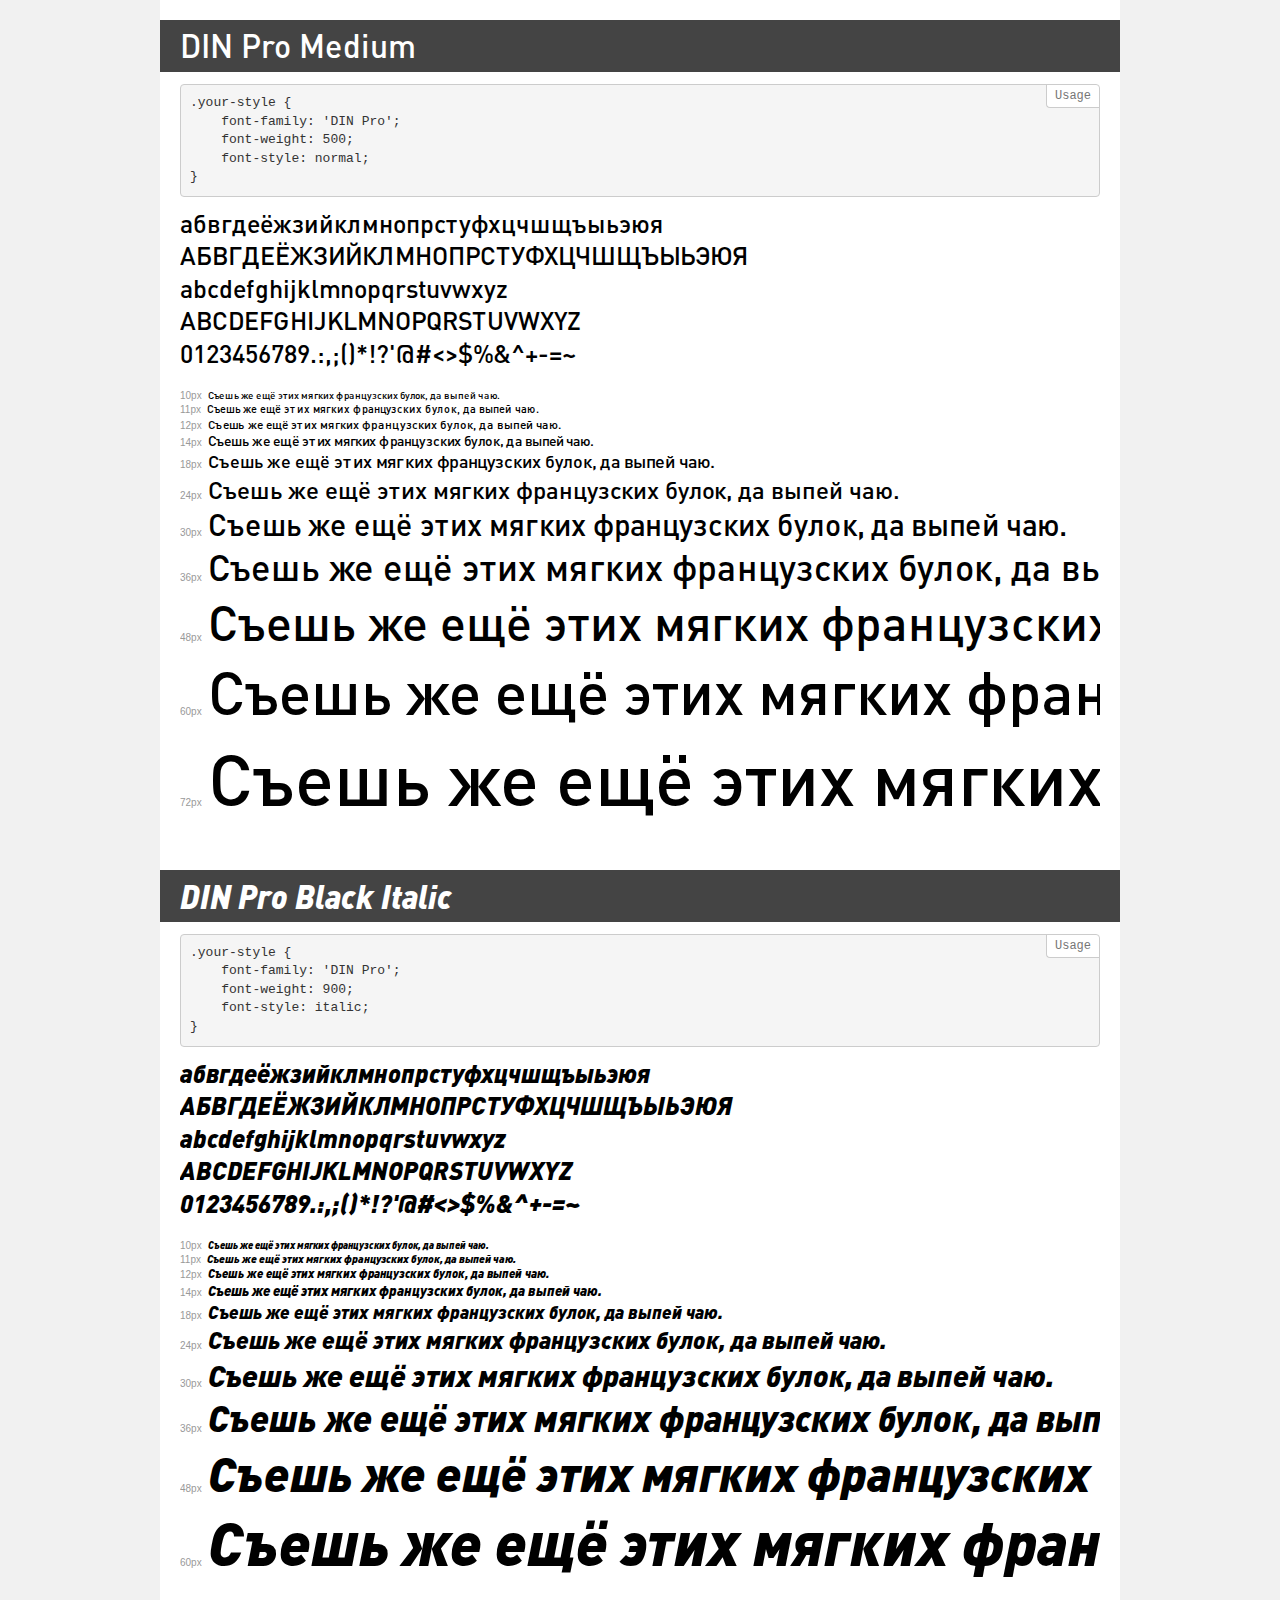
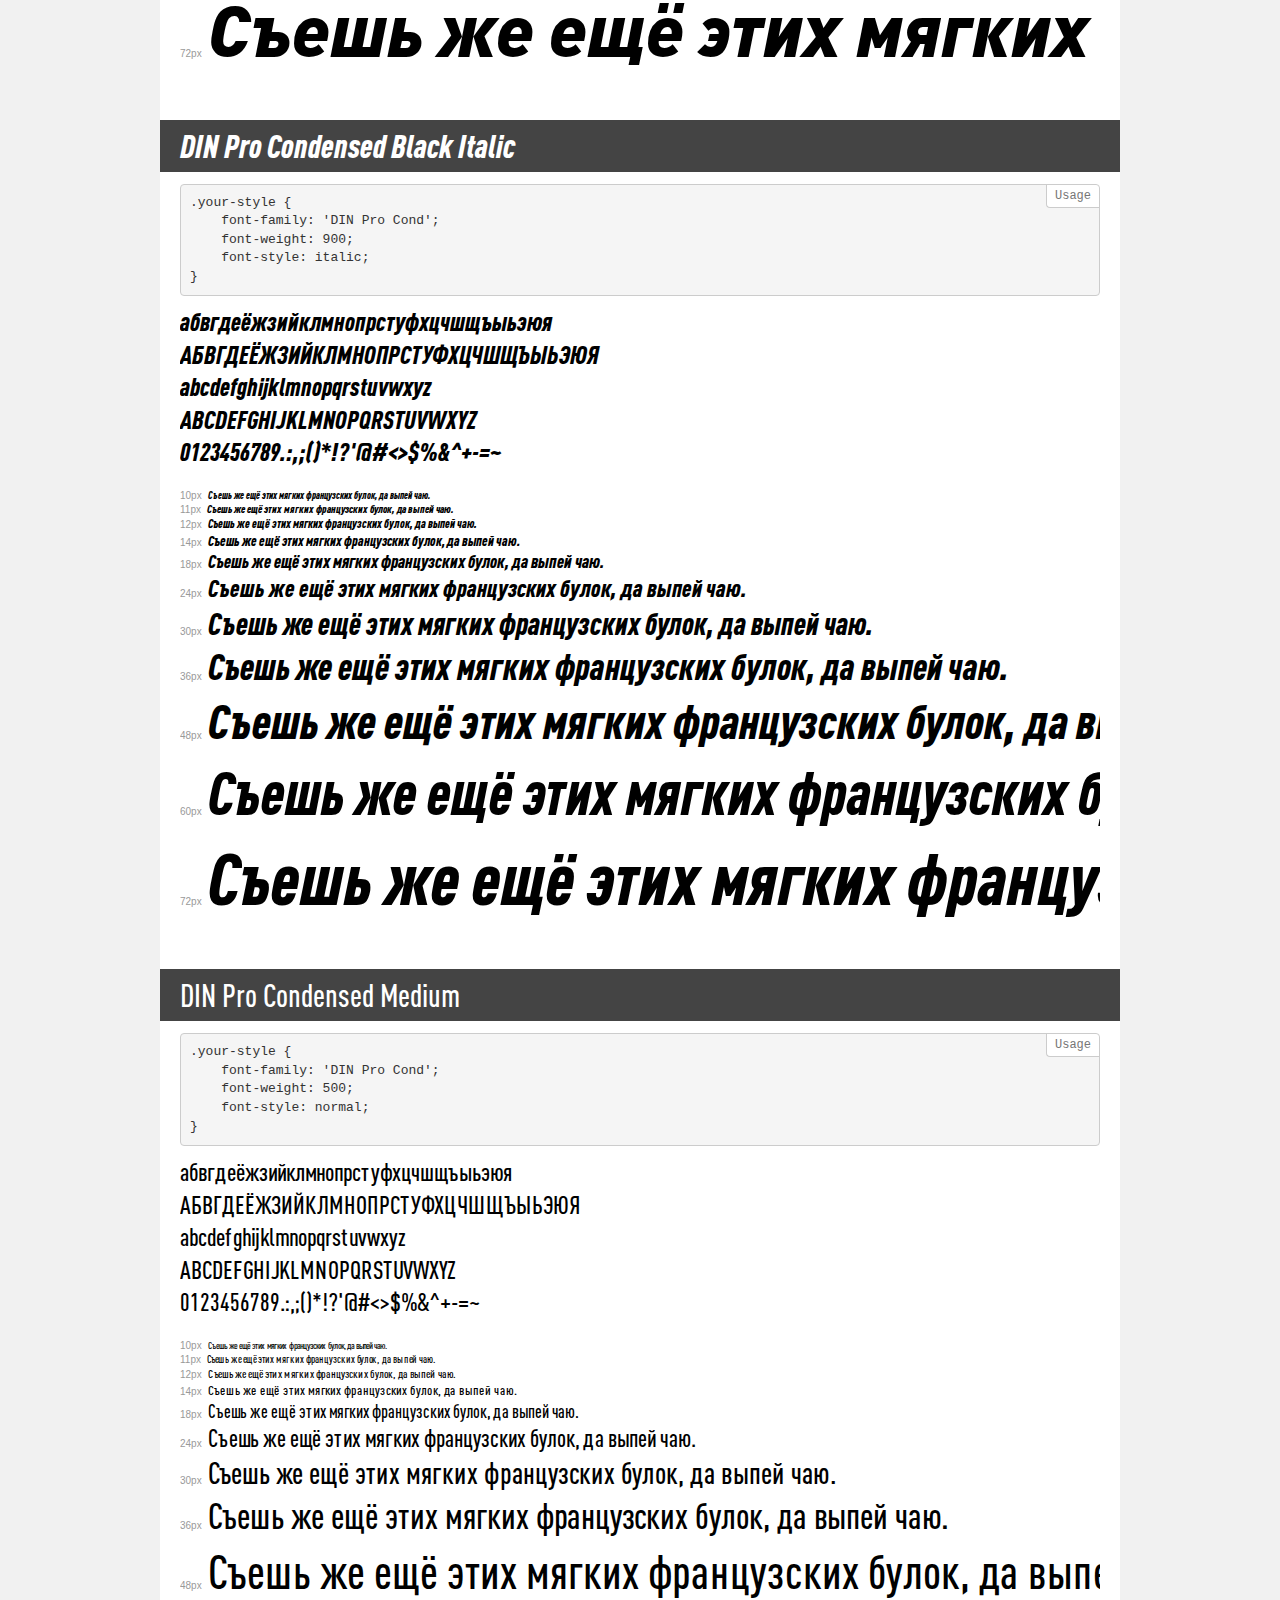
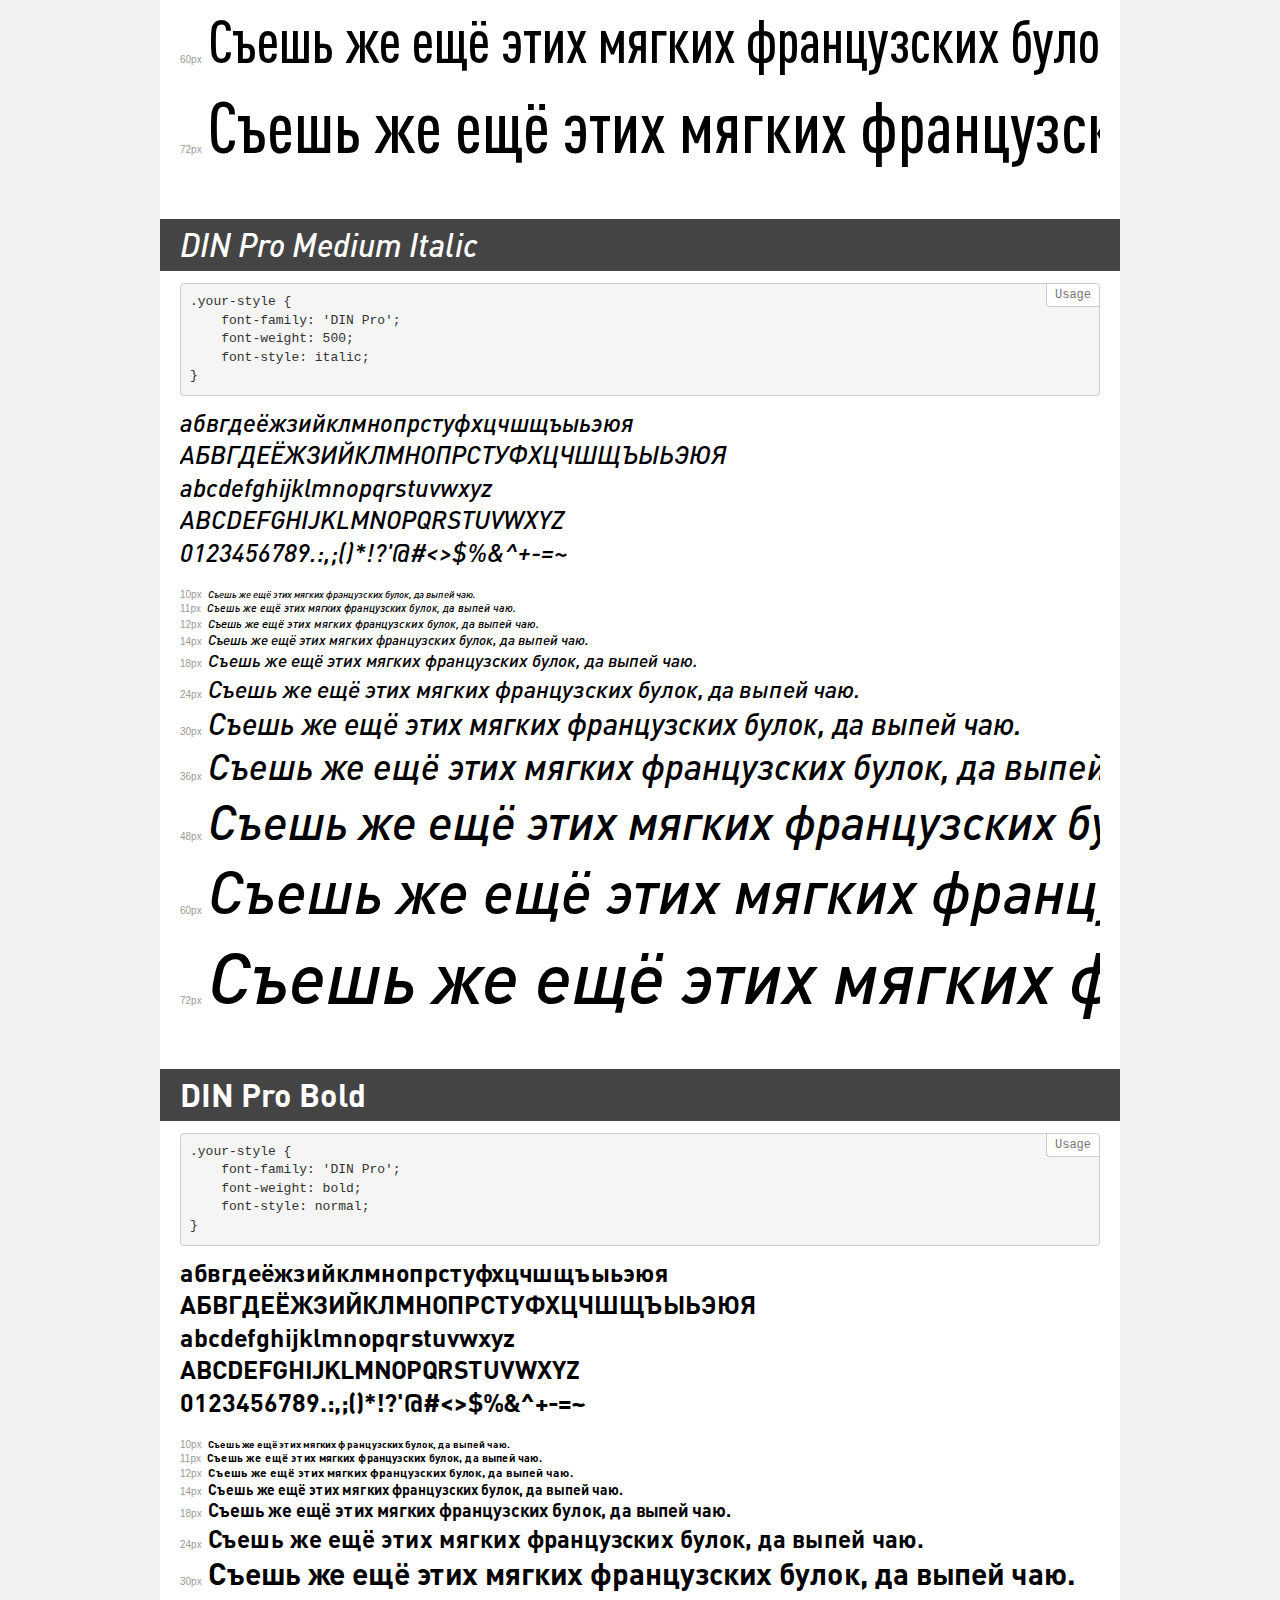
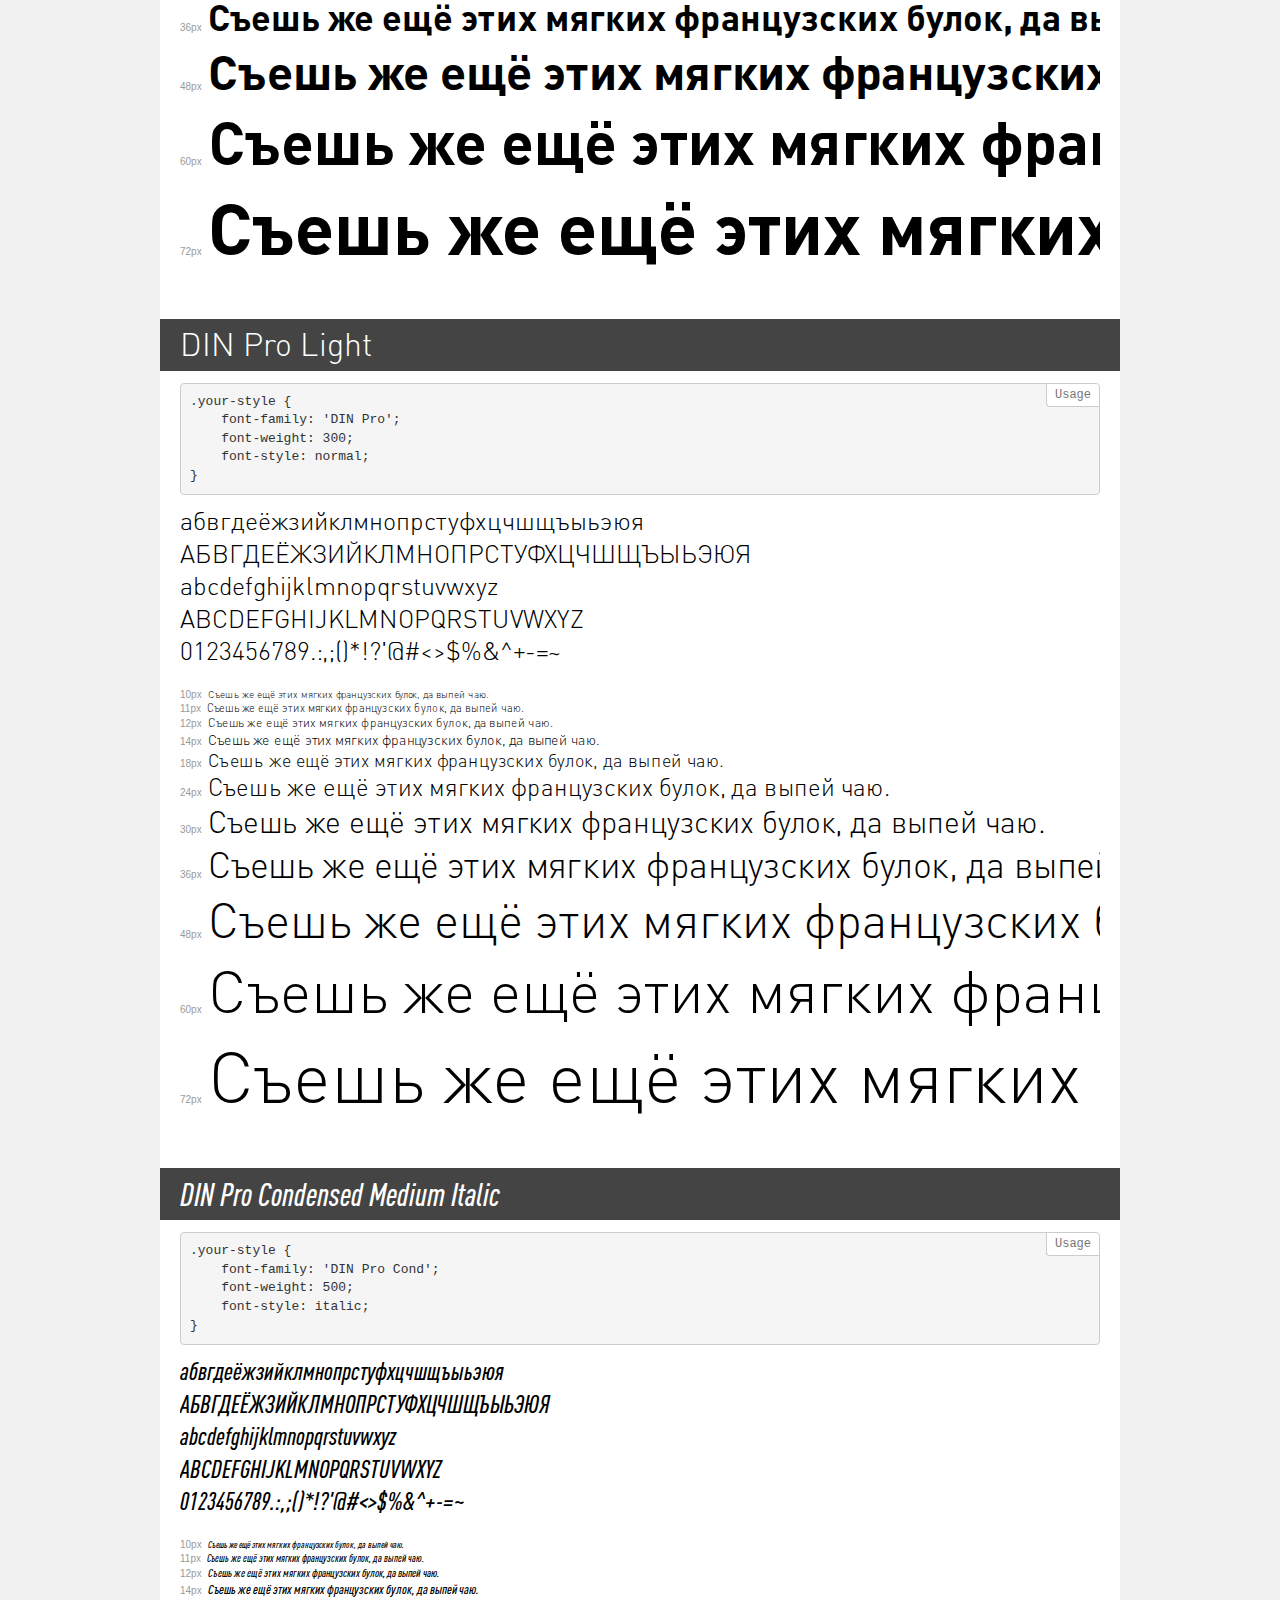
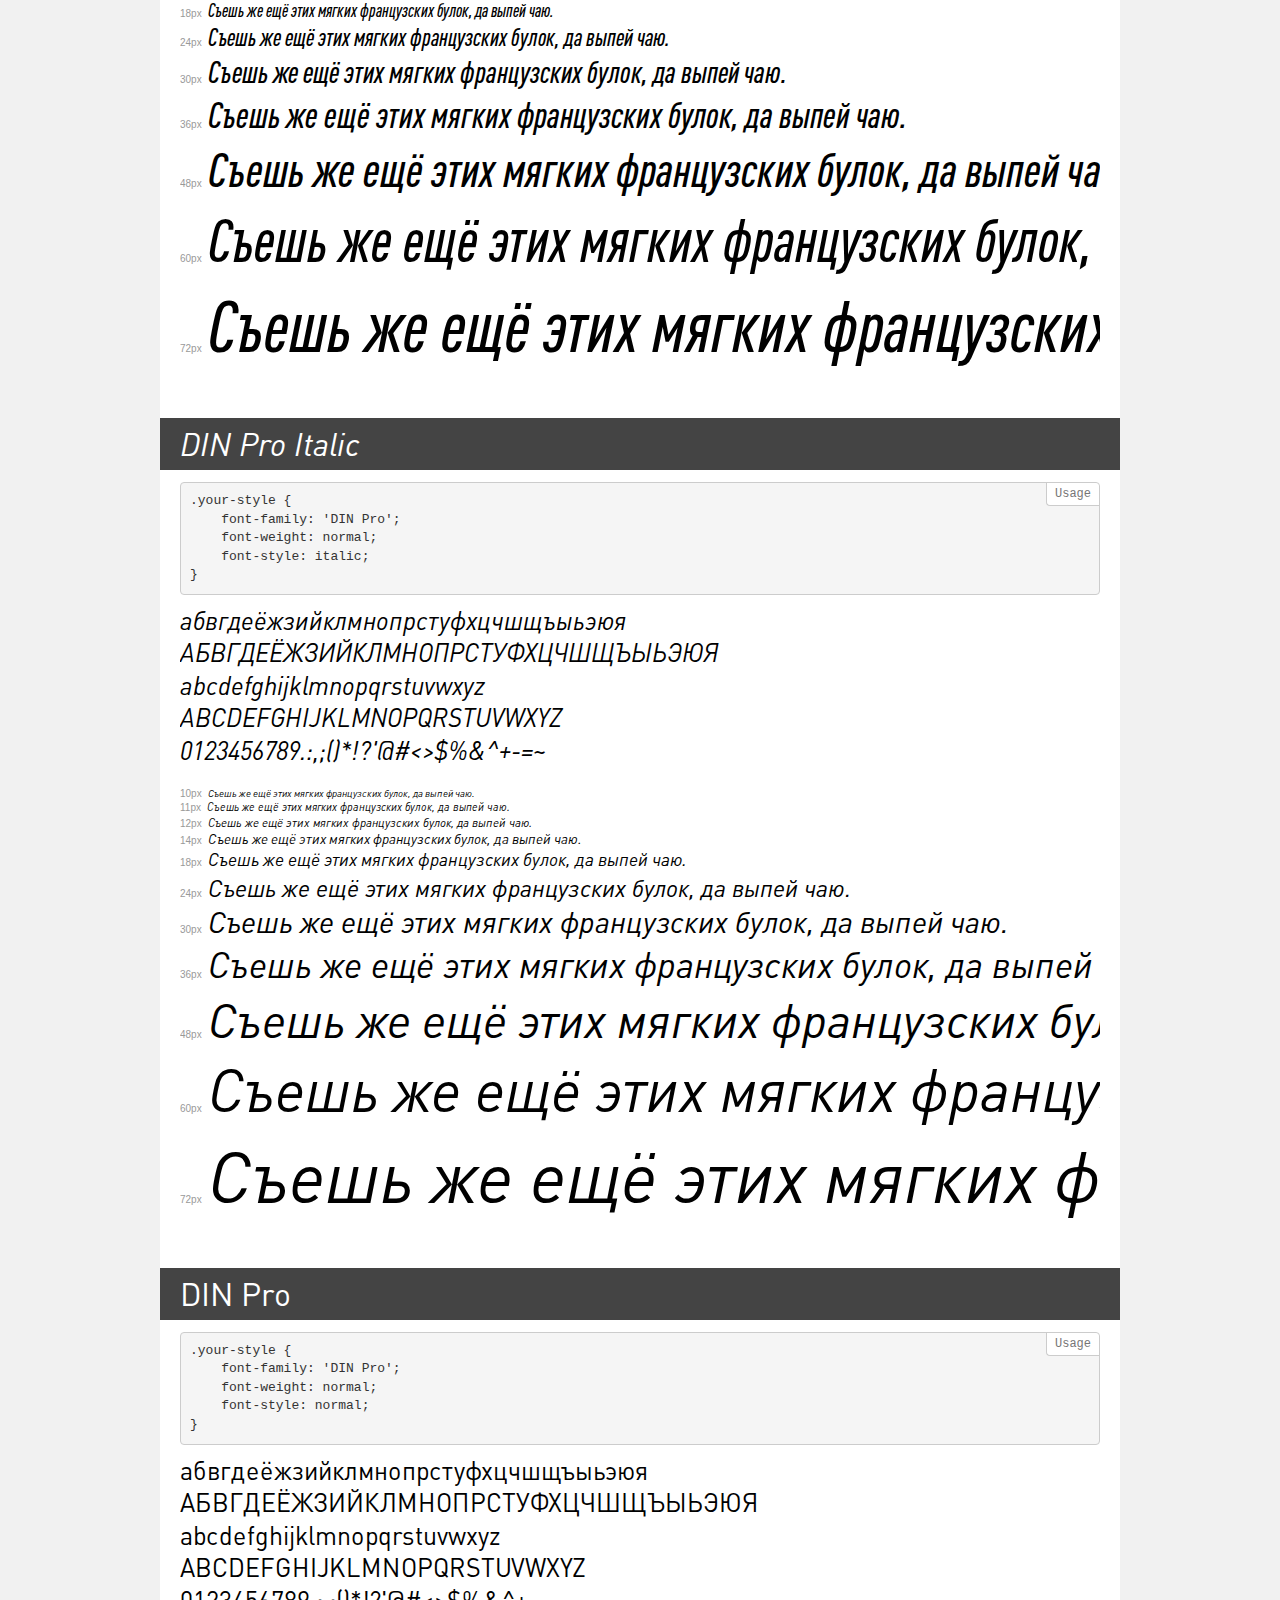
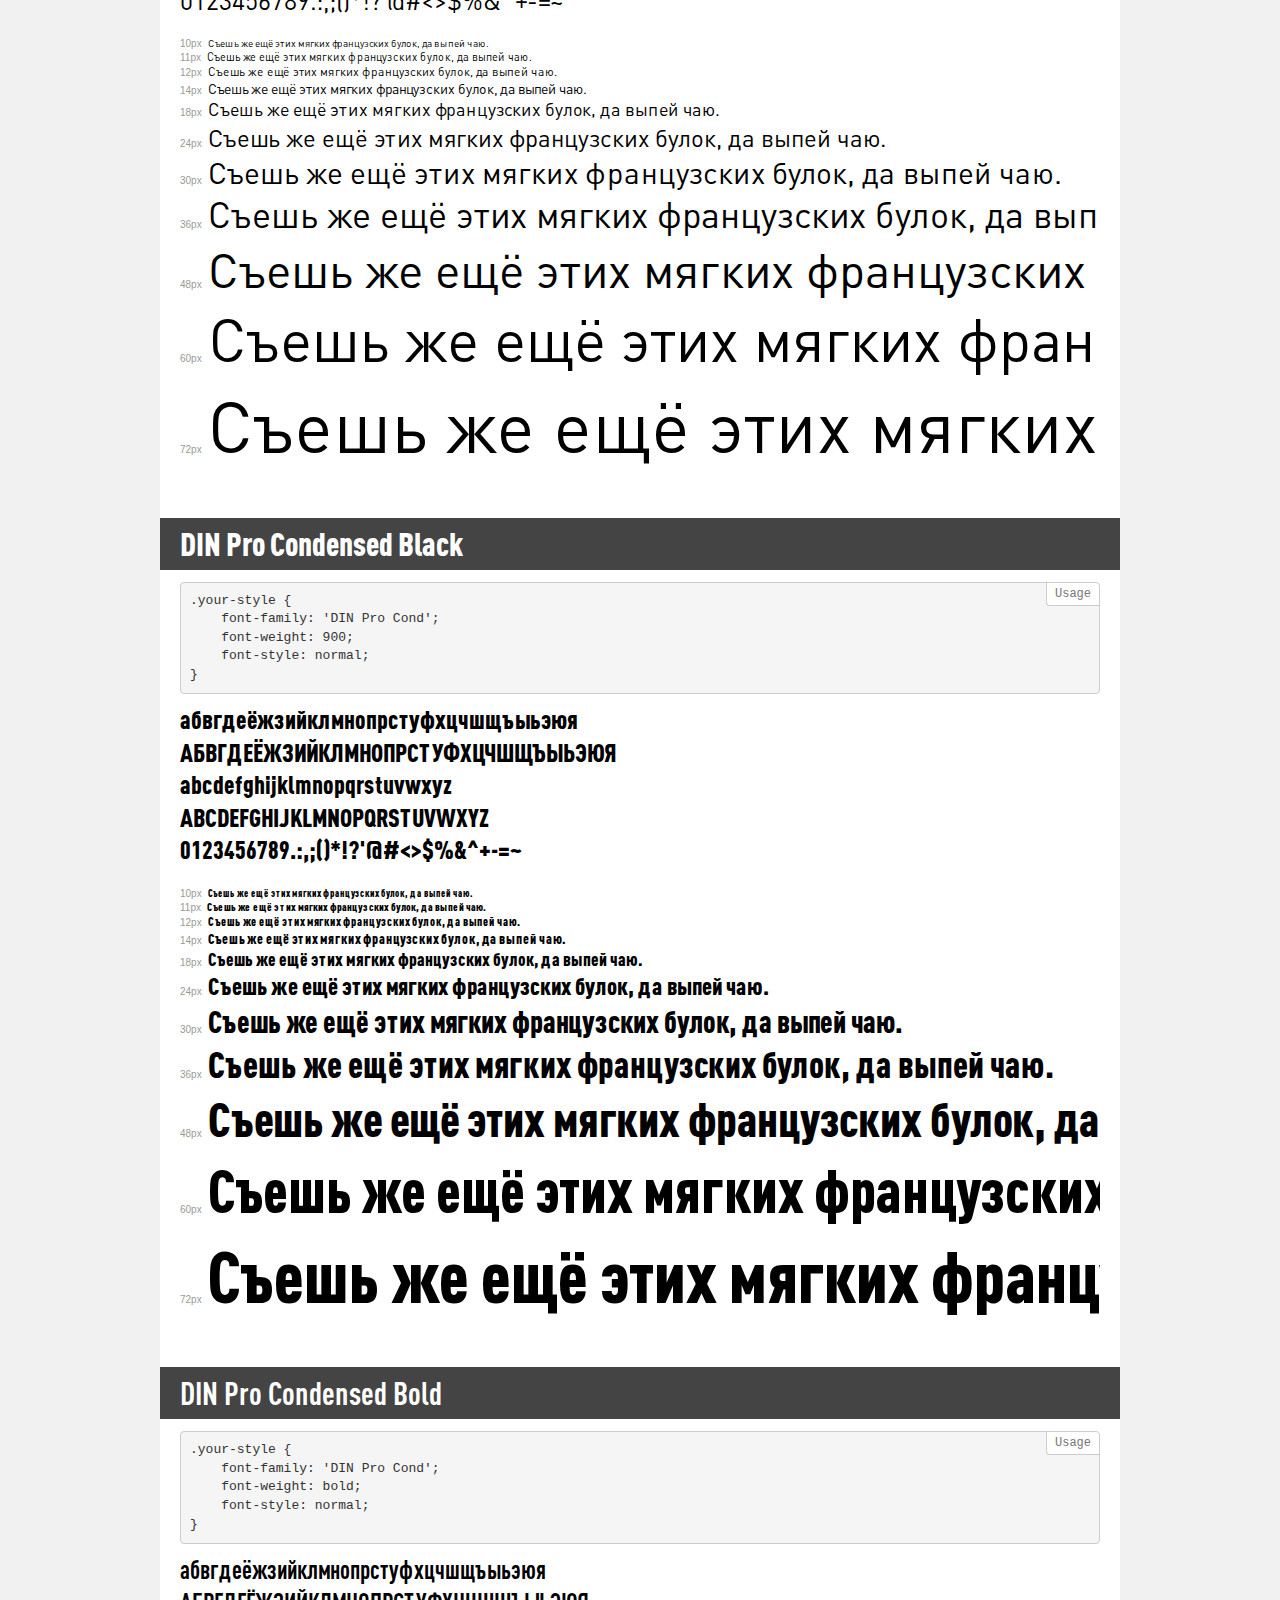
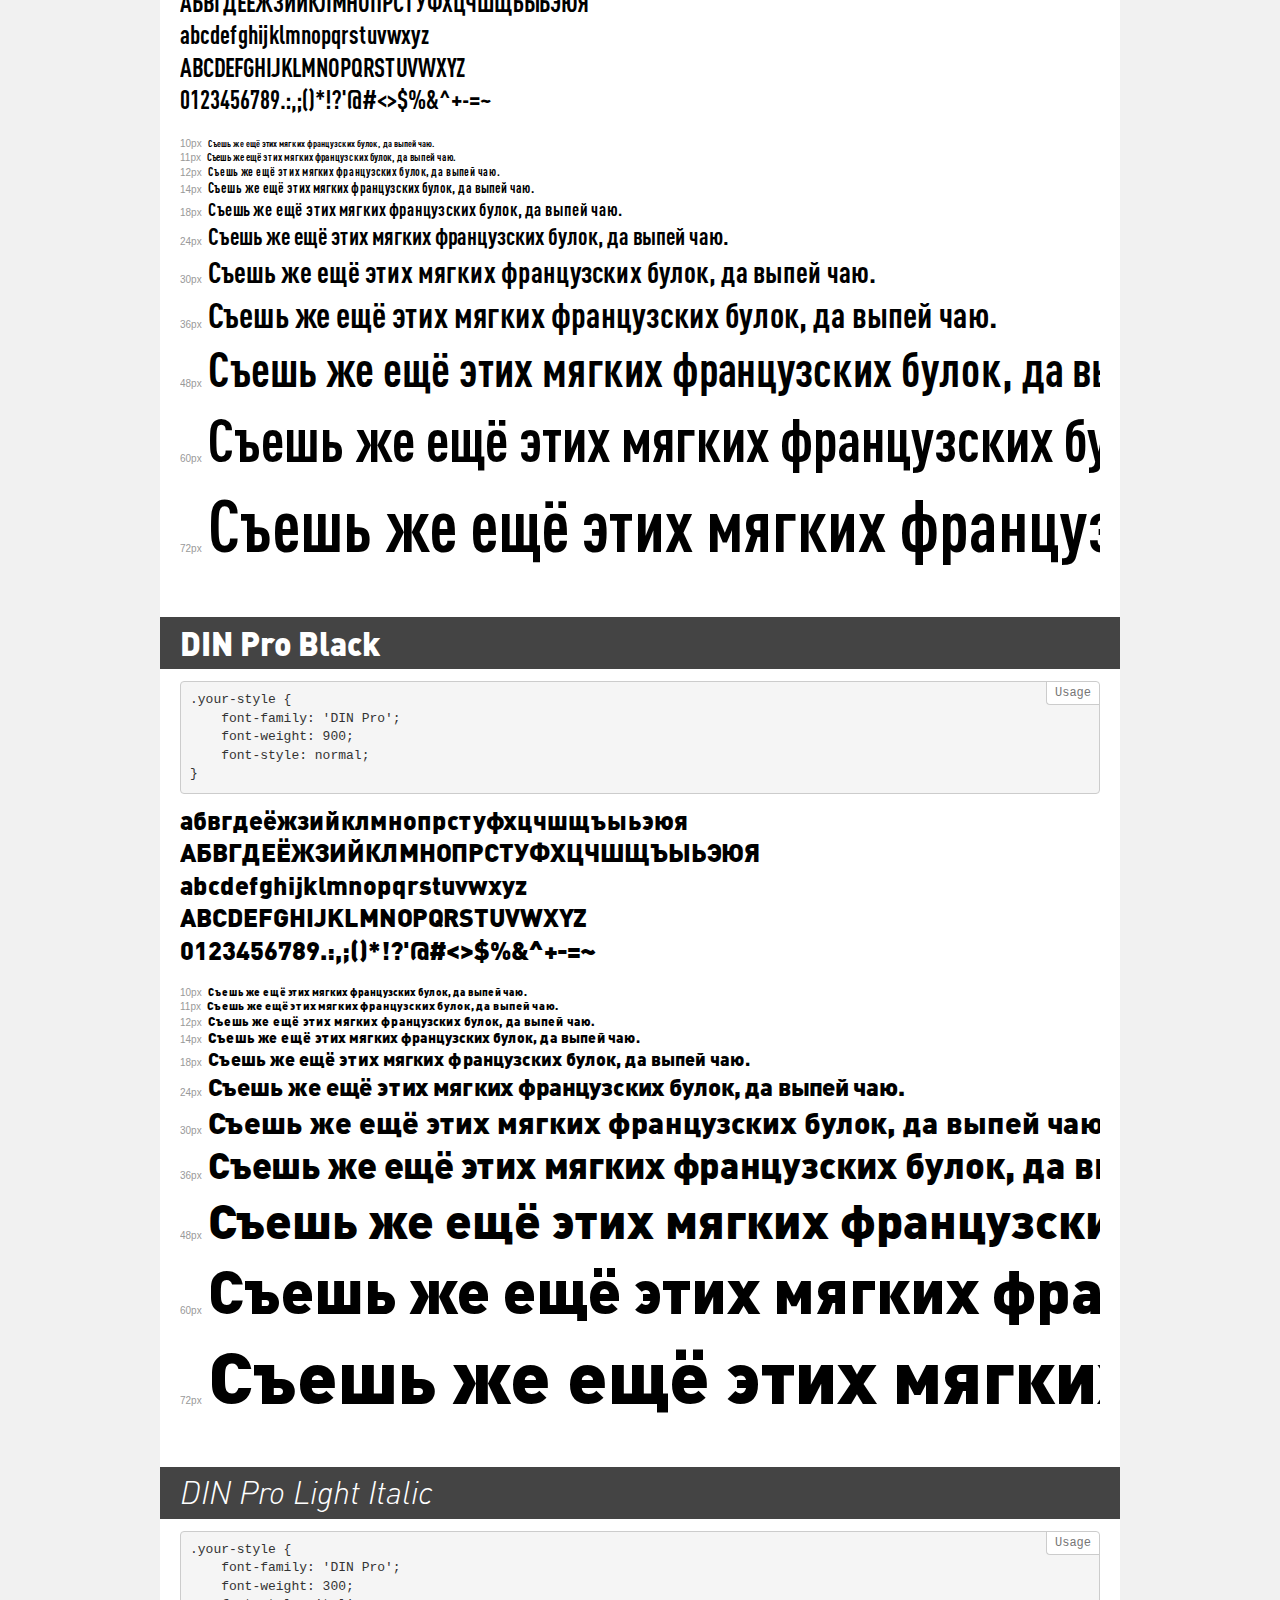
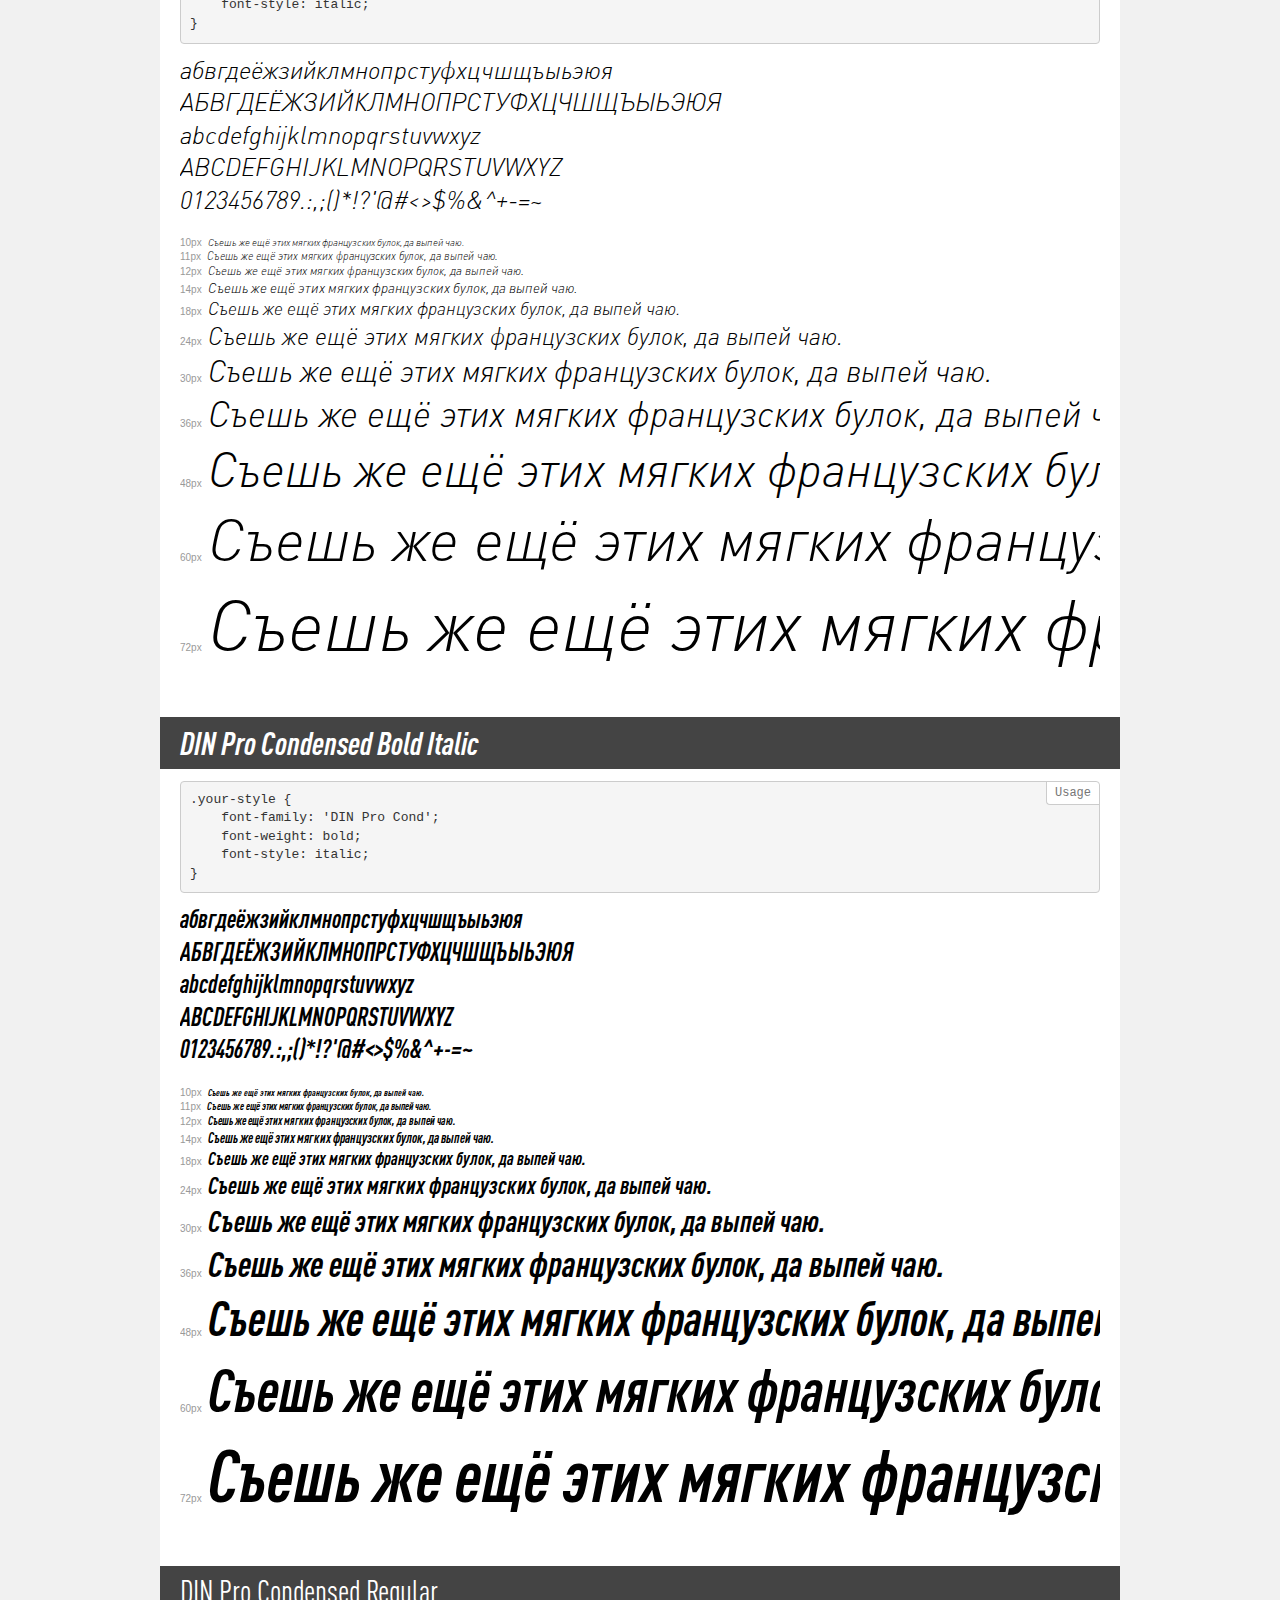
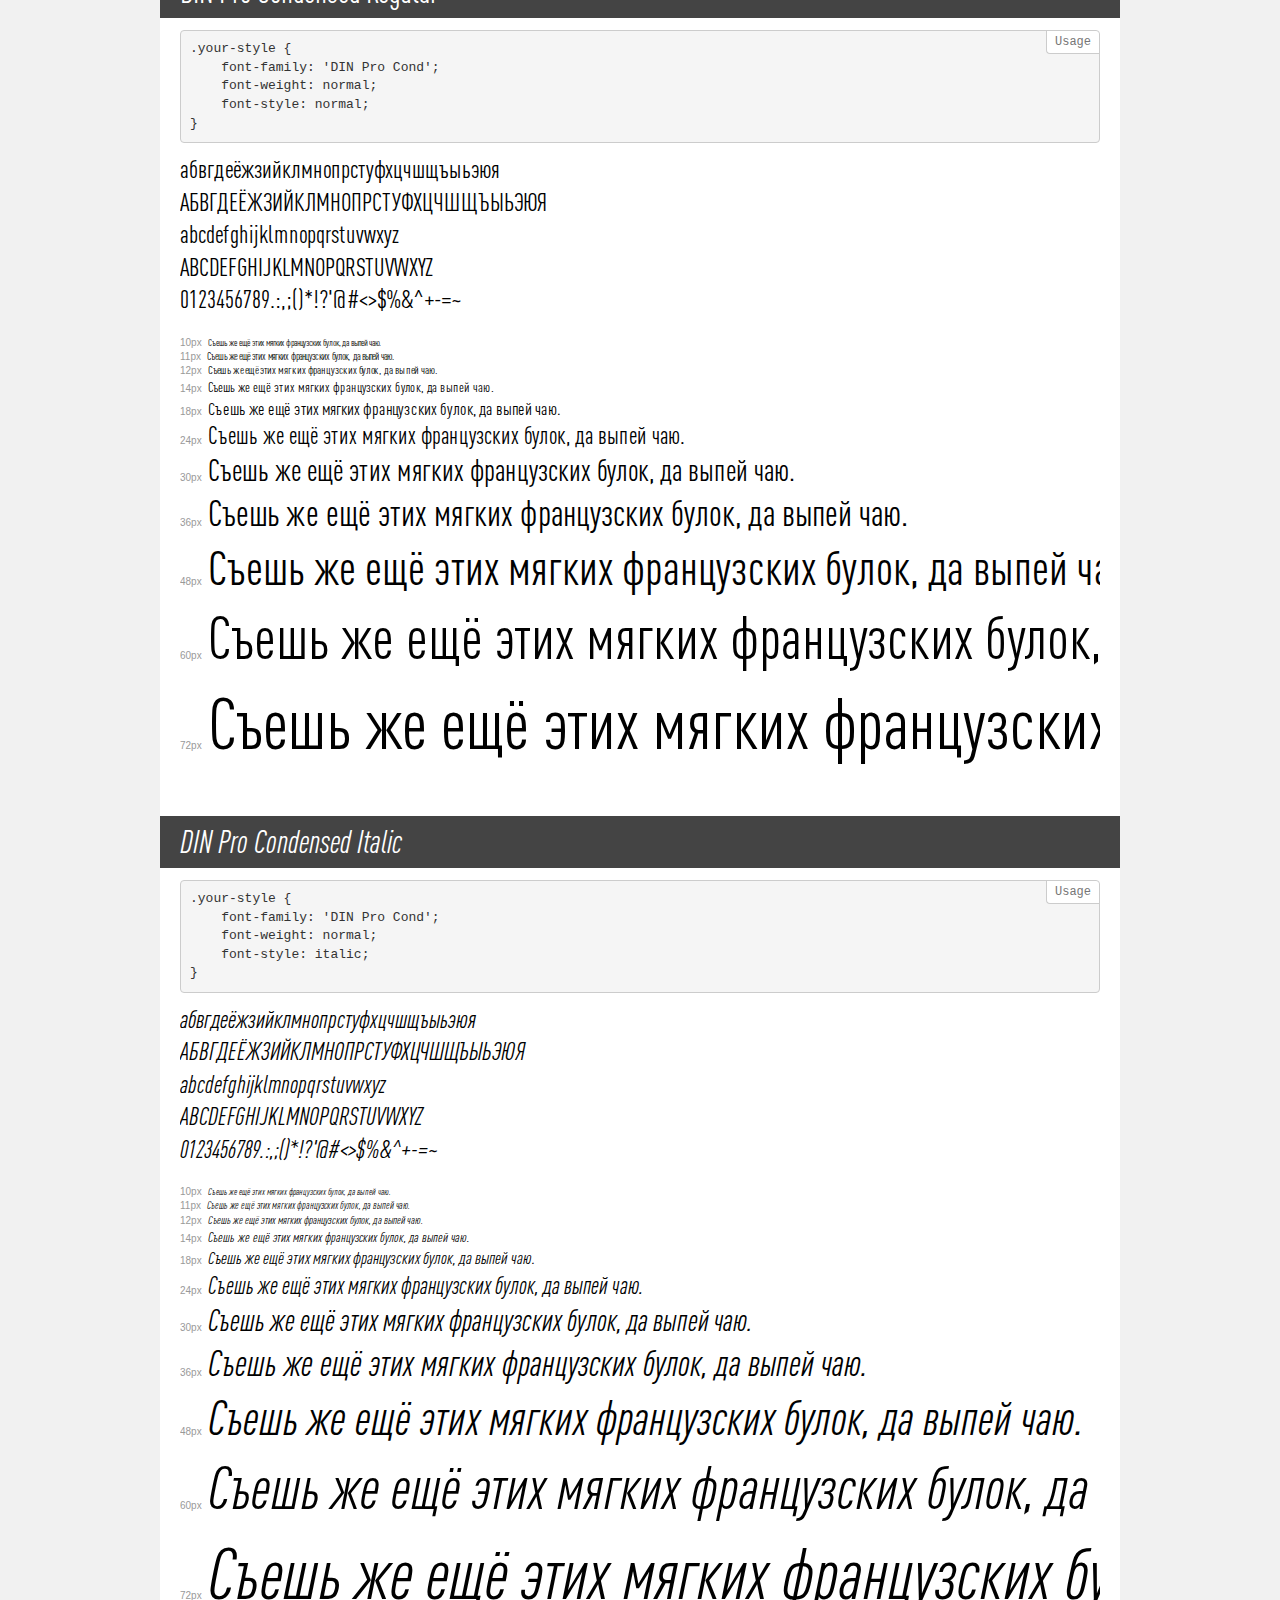
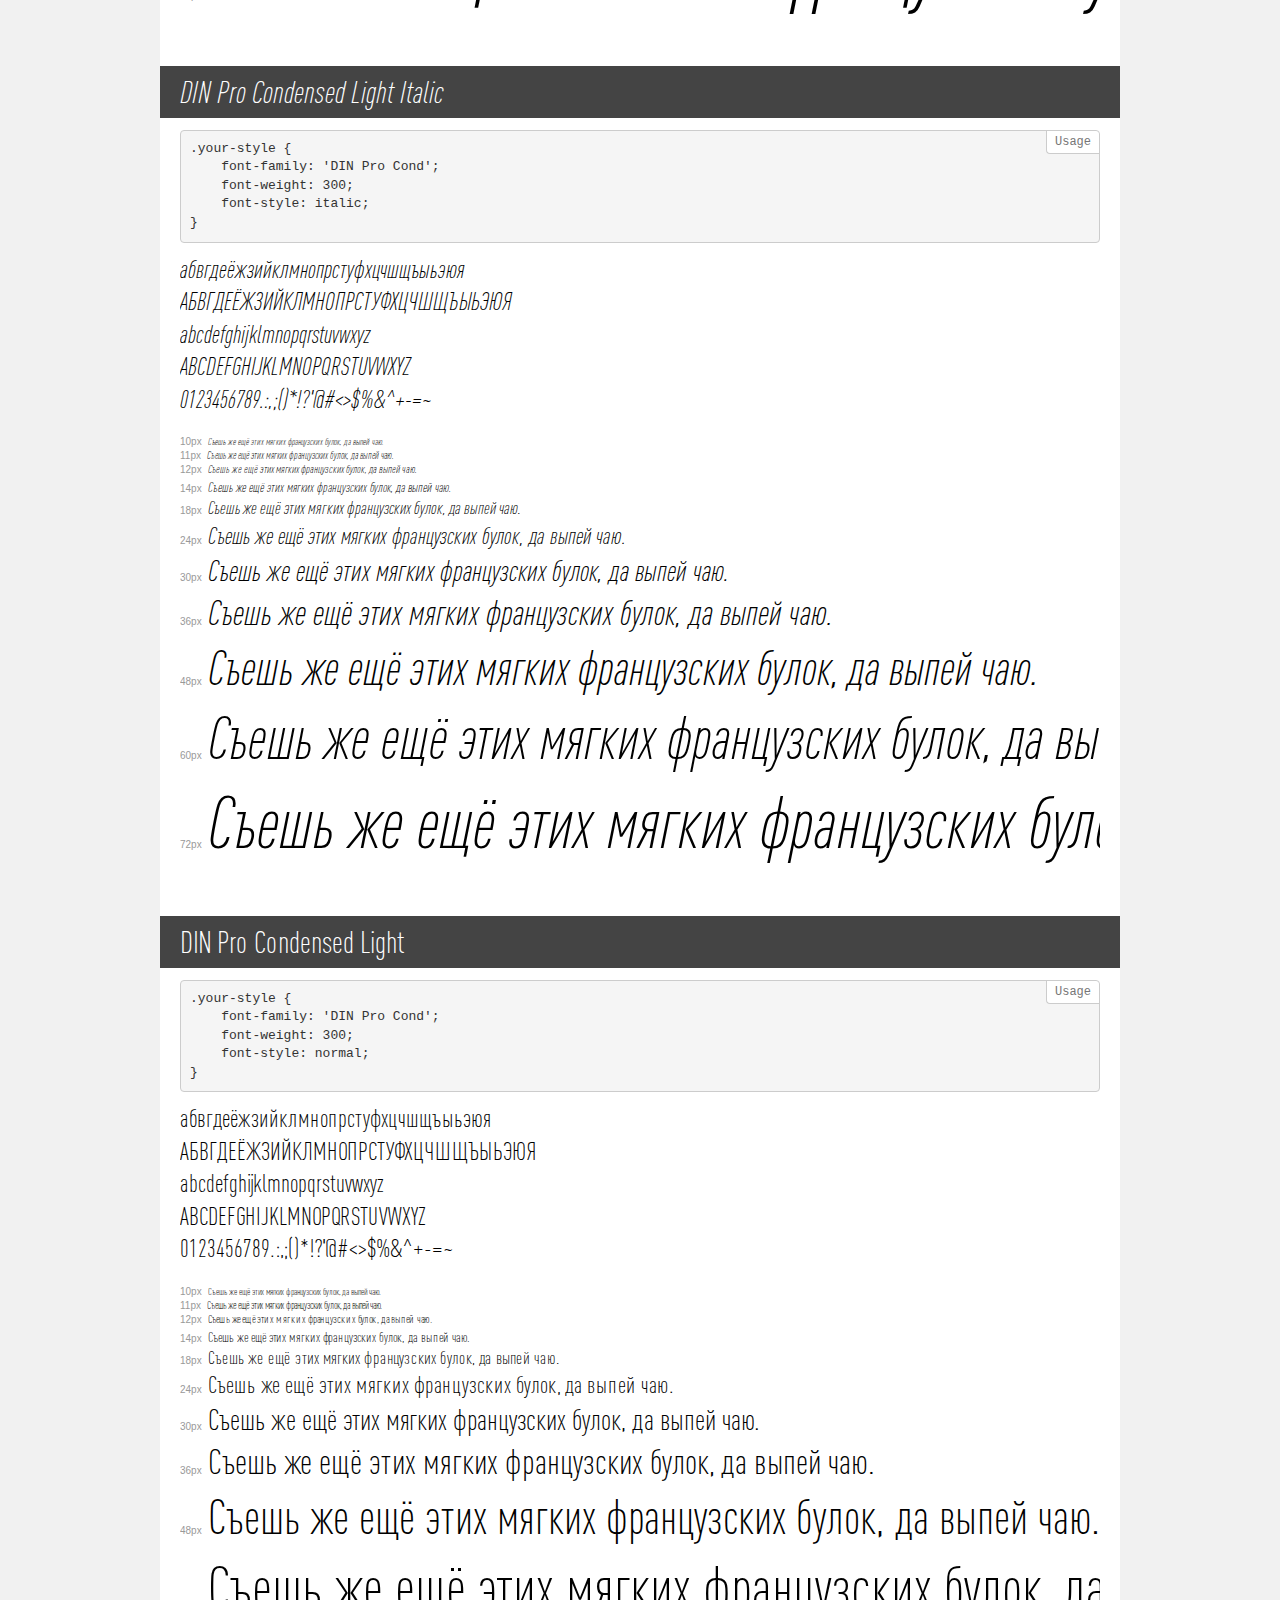
<file: fonts/DINPro/demo.html>
<!DOCTYPE html>
<html>
<head>
	<meta charset="utf-8">
	<meta http-equiv="X-UA-Compatible" content="IE=edge">
	<meta name="viewport" content="width=device-width, initial-scale=1">
	<meta name="robots" content="noindex, noarchive">
	<title>Transfonter demo</title>
	<link href="stylesheet.css" rel="stylesheet">
	<style>
		/*
		http://meyerweb.com/eric/tools/css/reset/
		v2.0 | 20110126
		License: none (public domain)
		*/
		html, body, div, span, applet, object, iframe,
		h1, h2, h3, h4, h5, h6, p, blockquote, pre,
		a, abbr, acronym, address, big, cite, code,
		del, dfn, em, img, ins, kbd, q, s, samp,
		small, strike, strong, sub, sup, tt, var,
		b, u, i, center,
		dl, dt, dd, ol, ul, li,
		fieldset, form, label, legend,
		table, caption, tbody, tfoot, thead, tr, th, td,
		article, aside, canvas, details, embed,
		figure, figcaption, footer, header, hgroup,
		menu, nav, output, ruby, section, summary,
		time, mark, audio, video {
			margin: 0;
			padding: 0;
			border: 0;
			font-size: 100%;
			font: inherit;
			vertical-align: baseline;
		}
		/* HTML5 display-role reset for older browsers */
		article, aside, details, figcaption, figure,
		footer, header, hgroup, menu, nav, section {
			display: block;
		}
		body {
			line-height: 1;
		}
		ol, ul {
			list-style: none;
		}
		blockquote, q {
			quotes: none;
		}
		blockquote:before, blockquote:after,
		q:before, q:after {
			content: '';
			content: none;
		}
		table {
			border-collapse: collapse;
			border-spacing: 0;
		}
		/* common styles */
		body {
			background: #f1f1f1;
			color: #000;
		}
		.page {
			background: #fff;
			width: 920px;
			margin: 0 auto;
			padding: 20px 20px 0 20px;
			overflow: hidden;
		}
		.font-container {
			overflow-x: auto;
			overflow-y: hidden;
			margin-bottom: 40px;
			line-height: 1.3;
			white-space: nowrap;
			padding-bottom: 5px;
		}
		h1 {
			position: relative;
			background: #444;
			font-size: 32px;
			color: #fff;
			padding: 10px 20px;
			margin: 0 -20px 12px -20px;
		}
		.letters {
			font-size: 25px;
			margin-bottom: 20px;
		}
		.s10:before {
			content: '10px';
		}
		.s11:before {
			content: '11px';
		}
		.s12:before {
			content: '12px';
		}
		.s14:before {
			content: '14px';
		}
		.s18:before {
			content: '18px';
		}
		.s24:before {
			content: '24px';
		}
		.s30:before {
			content: '30px';
		}
		.s36:before {
			content: '36px';
		}
		.s48:before {
			content: '48px';
		}
		.s60:before {
			content: '60px';
		}
		.s72:before {
			content: '72px';
		}
		.s10:before, .s11:before, .s12:before, .s14:before,
		.s18:before, .s24:before, .s30:before, .s36:before,
		.s48:before, .s60:before, .s72:before {
			font-family: Arial, sans-serif;
			font-size: 10px;
			font-weight: normal;
			font-style: normal;
			color: #999;
			padding-right: 6px;
		}
		pre {
			display: block;
			position: relative;
			padding: 9px;
			margin: 0 0 10px;
			font-family: Monaco, Menlo, Consolas, "Courier New", monospace !important;
			font-size: 13px;
			line-height: 1.428571429;
			color: #333;
			font-weight: normal !important;
			font-style: normal !important;
			background-color: #f5f5f5;
			border: 1px solid #ccc;
			overflow-x: auto;
			border-radius: 4px;
		}
		pre:after {
			display: block;
			position: absolute;
			right: 0;
			top: 0;
			content: 'Usage';
			line-height: 1;
			padding: 5px 8px;
			font-size: 12px;
			color: #767676;
			background-color: #fff;
			border: 1px solid #ccc;
			border-right: none;
			border-top: none;
			border-radius: 0 4px 0 4px;
			z-index: 10;
		}
		/* responsive */
		@media (max-width: 959px) {
			.page {
				width: auto;
				margin: 0;
			}
		}
	</style>
</head>
<body>
<div class="page">
	<div class="demo" style="font-family: 'DIN Pro'; font-weight: 500; font-style: normal;">
		<h1>DIN Pro Medium</h1>
		<pre>.your-style {
    font-family: 'DIN Pro';
    font-weight: 500;
    font-style: normal;
}</pre>
		<div class="font-container">
			<p class="letters">
				абвгдеёжзийклмнопрстуфхцчшщъыьэюя <br />
				АБВГДЕЁЖЗИЙКЛМНОПРСТУФХЦЧШЩЪЫЬЭЮЯ <br />
				abcdefghijklmnopqrstuvwxyz <br />
				ABCDEFGHIJKLMNOPQRSTUVWXYZ <br />				0123456789.:,;()*!?'@#<>$%&^+-=~
			</p>
			<p class="s10" style="font-size: 10px;">Съешь же ещё этих мягких французских булок, да выпей чаю.</p>
			<p class="s11" style="font-size: 11px;">Съешь же ещё этих мягких французских булок, да выпей чаю.</p>
			<p class="s12" style="font-size: 12px;">Съешь же ещё этих мягких французских булок, да выпей чаю.</p>
			<p class="s14" style="font-size: 14px;">Съешь же ещё этих мягких французских булок, да выпей чаю.</p>
			<p class="s18" style="font-size: 18px;">Съешь же ещё этих мягких французских булок, да выпей чаю.</p>
			<p class="s24" style="font-size: 24px;">Съешь же ещё этих мягких французских булок, да выпей чаю.</p>
			<p class="s30" style="font-size: 30px;">Съешь же ещё этих мягких французских булок, да выпей чаю.</p>
			<p class="s36" style="font-size: 36px;">Съешь же ещё этих мягких французских булок, да выпей чаю.</p>
			<p class="s48" style="font-size: 48px;">Съешь же ещё этих мягких французских булок, да выпей чаю.</p>
			<p class="s60" style="font-size: 60px;">Съешь же ещё этих мягких французских булок, да выпей чаю.</p>
			<p class="s72" style="font-size: 72px;">Съешь же ещё этих мягких французских булок, да выпей чаю.</p>
		</div>
	</div>
	<div class="demo" style="font-family: 'DIN Pro'; font-weight: 900; font-style: italic;">
		<h1>DIN Pro Black Italic</h1>
		<pre>.your-style {
    font-family: 'DIN Pro';
    font-weight: 900;
    font-style: italic;
}</pre>
		<div class="font-container">
			<p class="letters">
				абвгдеёжзийклмнопрстуфхцчшщъыьэюя <br />
				АБВГДЕЁЖЗИЙКЛМНОПРСТУФХЦЧШЩЪЫЬЭЮЯ <br />
				abcdefghijklmnopqrstuvwxyz <br />
				ABCDEFGHIJKLMNOPQRSTUVWXYZ <br />				0123456789.:,;()*!?'@#<>$%&^+-=~
			</p>
			<p class="s10" style="font-size: 10px;">Съешь же ещё этих мягких французских булок, да выпей чаю.</p>
			<p class="s11" style="font-size: 11px;">Съешь же ещё этих мягких французских булок, да выпей чаю.</p>
			<p class="s12" style="font-size: 12px;">Съешь же ещё этих мягких французских булок, да выпей чаю.</p>
			<p class="s14" style="font-size: 14px;">Съешь же ещё этих мягких французских булок, да выпей чаю.</p>
			<p class="s18" style="font-size: 18px;">Съешь же ещё этих мягких французских булок, да выпей чаю.</p>
			<p class="s24" style="font-size: 24px;">Съешь же ещё этих мягких французских булок, да выпей чаю.</p>
			<p class="s30" style="font-size: 30px;">Съешь же ещё этих мягких французских булок, да выпей чаю.</p>
			<p class="s36" style="font-size: 36px;">Съешь же ещё этих мягких французских булок, да выпей чаю.</p>
			<p class="s48" style="font-size: 48px;">Съешь же ещё этих мягких французских булок, да выпей чаю.</p>
			<p class="s60" style="font-size: 60px;">Съешь же ещё этих мягких французских булок, да выпей чаю.</p>
			<p class="s72" style="font-size: 72px;">Съешь же ещё этих мягких французских булок, да выпей чаю.</p>
		</div>
	</div>
	<div class="demo" style="font-family: 'DIN Pro Cond'; font-weight: 900; font-style: italic;">
		<h1>DIN Pro Condensed Black Italic</h1>
		<pre>.your-style {
    font-family: 'DIN Pro Cond';
    font-weight: 900;
    font-style: italic;
}</pre>
		<div class="font-container">
			<p class="letters">
				абвгдеёжзийклмнопрстуфхцчшщъыьэюя <br />
				АБВГДЕЁЖЗИЙКЛМНОПРСТУФХЦЧШЩЪЫЬЭЮЯ <br />
				abcdefghijklmnopqrstuvwxyz <br />
				ABCDEFGHIJKLMNOPQRSTUVWXYZ <br />				0123456789.:,;()*!?'@#<>$%&^+-=~
			</p>
			<p class="s10" style="font-size: 10px;">Съешь же ещё этих мягких французских булок, да выпей чаю.</p>
			<p class="s11" style="font-size: 11px;">Съешь же ещё этих мягких французских булок, да выпей чаю.</p>
			<p class="s12" style="font-size: 12px;">Съешь же ещё этих мягких французских булок, да выпей чаю.</p>
			<p class="s14" style="font-size: 14px;">Съешь же ещё этих мягких французских булок, да выпей чаю.</p>
			<p class="s18" style="font-size: 18px;">Съешь же ещё этих мягких французских булок, да выпей чаю.</p>
			<p class="s24" style="font-size: 24px;">Съешь же ещё этих мягких французских булок, да выпей чаю.</p>
			<p class="s30" style="font-size: 30px;">Съешь же ещё этих мягких французских булок, да выпей чаю.</p>
			<p class="s36" style="font-size: 36px;">Съешь же ещё этих мягких французских булок, да выпей чаю.</p>
			<p class="s48" style="font-size: 48px;">Съешь же ещё этих мягких французских булок, да выпей чаю.</p>
			<p class="s60" style="font-size: 60px;">Съешь же ещё этих мягких французских булок, да выпей чаю.</p>
			<p class="s72" style="font-size: 72px;">Съешь же ещё этих мягких французских булок, да выпей чаю.</p>
		</div>
	</div>
	<div class="demo" style="font-family: 'DIN Pro Cond'; font-weight: 500; font-style: normal;">
		<h1>DIN Pro Condensed Medium</h1>
		<pre>.your-style {
    font-family: 'DIN Pro Cond';
    font-weight: 500;
    font-style: normal;
}</pre>
		<div class="font-container">
			<p class="letters">
				абвгдеёжзийклмнопрстуфхцчшщъыьэюя <br />
				АБВГДЕЁЖЗИЙКЛМНОПРСТУФХЦЧШЩЪЫЬЭЮЯ <br />
				abcdefghijklmnopqrstuvwxyz <br />
				ABCDEFGHIJKLMNOPQRSTUVWXYZ <br />				0123456789.:,;()*!?'@#<>$%&^+-=~
			</p>
			<p class="s10" style="font-size: 10px;">Съешь же ещё этих мягких французских булок, да выпей чаю.</p>
			<p class="s11" style="font-size: 11px;">Съешь же ещё этих мягких французских булок, да выпей чаю.</p>
			<p class="s12" style="font-size: 12px;">Съешь же ещё этих мягких французских булок, да выпей чаю.</p>
			<p class="s14" style="font-size: 14px;">Съешь же ещё этих мягких французских булок, да выпей чаю.</p>
			<p class="s18" style="font-size: 18px;">Съешь же ещё этих мягких французских булок, да выпей чаю.</p>
			<p class="s24" style="font-size: 24px;">Съешь же ещё этих мягких французских булок, да выпей чаю.</p>
			<p class="s30" style="font-size: 30px;">Съешь же ещё этих мягких французских булок, да выпей чаю.</p>
			<p class="s36" style="font-size: 36px;">Съешь же ещё этих мягких французских булок, да выпей чаю.</p>
			<p class="s48" style="font-size: 48px;">Съешь же ещё этих мягких французских булок, да выпей чаю.</p>
			<p class="s60" style="font-size: 60px;">Съешь же ещё этих мягких французских булок, да выпей чаю.</p>
			<p class="s72" style="font-size: 72px;">Съешь же ещё этих мягких французских булок, да выпей чаю.</p>
		</div>
	</div>
	<div class="demo" style="font-family: 'DIN Pro'; font-weight: 500; font-style: italic;">
		<h1>DIN Pro Medium Italic</h1>
		<pre>.your-style {
    font-family: 'DIN Pro';
    font-weight: 500;
    font-style: italic;
}</pre>
		<div class="font-container">
			<p class="letters">
				абвгдеёжзийклмнопрстуфхцчшщъыьэюя <br />
				АБВГДЕЁЖЗИЙКЛМНОПРСТУФХЦЧШЩЪЫЬЭЮЯ <br />
				abcdefghijklmnopqrstuvwxyz <br />
				ABCDEFGHIJKLMNOPQRSTUVWXYZ <br />				0123456789.:,;()*!?'@#<>$%&^+-=~
			</p>
			<p class="s10" style="font-size: 10px;">Съешь же ещё этих мягких французских булок, да выпей чаю.</p>
			<p class="s11" style="font-size: 11px;">Съешь же ещё этих мягких французских булок, да выпей чаю.</p>
			<p class="s12" style="font-size: 12px;">Съешь же ещё этих мягких французских булок, да выпей чаю.</p>
			<p class="s14" style="font-size: 14px;">Съешь же ещё этих мягких французских булок, да выпей чаю.</p>
			<p class="s18" style="font-size: 18px;">Съешь же ещё этих мягких французских булок, да выпей чаю.</p>
			<p class="s24" style="font-size: 24px;">Съешь же ещё этих мягких французских булок, да выпей чаю.</p>
			<p class="s30" style="font-size: 30px;">Съешь же ещё этих мягких французских булок, да выпей чаю.</p>
			<p class="s36" style="font-size: 36px;">Съешь же ещё этих мягких французских булок, да выпей чаю.</p>
			<p class="s48" style="font-size: 48px;">Съешь же ещё этих мягких французских булок, да выпей чаю.</p>
			<p class="s60" style="font-size: 60px;">Съешь же ещё этих мягких французских булок, да выпей чаю.</p>
			<p class="s72" style="font-size: 72px;">Съешь же ещё этих мягких французских булок, да выпей чаю.</p>
		</div>
	</div>
	<div class="demo" style="font-family: 'DIN Pro'; font-weight: bold; font-style: normal;">
		<h1>DIN Pro Bold</h1>
		<pre>.your-style {
    font-family: 'DIN Pro';
    font-weight: bold;
    font-style: normal;
}</pre>
		<div class="font-container">
			<p class="letters">
				абвгдеёжзийклмнопрстуфхцчшщъыьэюя <br />
				АБВГДЕЁЖЗИЙКЛМНОПРСТУФХЦЧШЩЪЫЬЭЮЯ <br />
				abcdefghijklmnopqrstuvwxyz <br />
				ABCDEFGHIJKLMNOPQRSTUVWXYZ <br />				0123456789.:,;()*!?'@#<>$%&^+-=~
			</p>
			<p class="s10" style="font-size: 10px;">Съешь же ещё этих мягких французских булок, да выпей чаю.</p>
			<p class="s11" style="font-size: 11px;">Съешь же ещё этих мягких французских булок, да выпей чаю.</p>
			<p class="s12" style="font-size: 12px;">Съешь же ещё этих мягких французских булок, да выпей чаю.</p>
			<p class="s14" style="font-size: 14px;">Съешь же ещё этих мягких французских булок, да выпей чаю.</p>
			<p class="s18" style="font-size: 18px;">Съешь же ещё этих мягких французских булок, да выпей чаю.</p>
			<p class="s24" style="font-size: 24px;">Съешь же ещё этих мягких французских булок, да выпей чаю.</p>
			<p class="s30" style="font-size: 30px;">Съешь же ещё этих мягких французских булок, да выпей чаю.</p>
			<p class="s36" style="font-size: 36px;">Съешь же ещё этих мягких французских булок, да выпей чаю.</p>
			<p class="s48" style="font-size: 48px;">Съешь же ещё этих мягких французских булок, да выпей чаю.</p>
			<p class="s60" style="font-size: 60px;">Съешь же ещё этих мягких французских булок, да выпей чаю.</p>
			<p class="s72" style="font-size: 72px;">Съешь же ещё этих мягких французских булок, да выпей чаю.</p>
		</div>
	</div>
	<div class="demo" style="font-family: 'DIN Pro'; font-weight: 300; font-style: normal;">
		<h1>DIN Pro Light</h1>
		<pre>.your-style {
    font-family: 'DIN Pro';
    font-weight: 300;
    font-style: normal;
}</pre>
		<div class="font-container">
			<p class="letters">
				абвгдеёжзийклмнопрстуфхцчшщъыьэюя <br />
				АБВГДЕЁЖЗИЙКЛМНОПРСТУФХЦЧШЩЪЫЬЭЮЯ <br />
				abcdefghijklmnopqrstuvwxyz <br />
				ABCDEFGHIJKLMNOPQRSTUVWXYZ <br />				0123456789.:,;()*!?'@#<>$%&^+-=~
			</p>
			<p class="s10" style="font-size: 10px;">Съешь же ещё этих мягких французских булок, да выпей чаю.</p>
			<p class="s11" style="font-size: 11px;">Съешь же ещё этих мягких французских булок, да выпей чаю.</p>
			<p class="s12" style="font-size: 12px;">Съешь же ещё этих мягких французских булок, да выпей чаю.</p>
			<p class="s14" style="font-size: 14px;">Съешь же ещё этих мягких французских булок, да выпей чаю.</p>
			<p class="s18" style="font-size: 18px;">Съешь же ещё этих мягких французских булок, да выпей чаю.</p>
			<p class="s24" style="font-size: 24px;">Съешь же ещё этих мягких французских булок, да выпей чаю.</p>
			<p class="s30" style="font-size: 30px;">Съешь же ещё этих мягких французских булок, да выпей чаю.</p>
			<p class="s36" style="font-size: 36px;">Съешь же ещё этих мягких французских булок, да выпей чаю.</p>
			<p class="s48" style="font-size: 48px;">Съешь же ещё этих мягких французских булок, да выпей чаю.</p>
			<p class="s60" style="font-size: 60px;">Съешь же ещё этих мягких французских булок, да выпей чаю.</p>
			<p class="s72" style="font-size: 72px;">Съешь же ещё этих мягких французских булок, да выпей чаю.</p>
		</div>
	</div>
	<div class="demo" style="font-family: 'DIN Pro Cond'; font-weight: 500; font-style: italic;">
		<h1>DIN Pro Condensed Medium Italic</h1>
		<pre>.your-style {
    font-family: 'DIN Pro Cond';
    font-weight: 500;
    font-style: italic;
}</pre>
		<div class="font-container">
			<p class="letters">
				абвгдеёжзийклмнопрстуфхцчшщъыьэюя <br />
				АБВГДЕЁЖЗИЙКЛМНОПРСТУФХЦЧШЩЪЫЬЭЮЯ <br />
				abcdefghijklmnopqrstuvwxyz <br />
				ABCDEFGHIJKLMNOPQRSTUVWXYZ <br />				0123456789.:,;()*!?'@#<>$%&^+-=~
			</p>
			<p class="s10" style="font-size: 10px;">Съешь же ещё этих мягких французских булок, да выпей чаю.</p>
			<p class="s11" style="font-size: 11px;">Съешь же ещё этих мягких французских булок, да выпей чаю.</p>
			<p class="s12" style="font-size: 12px;">Съешь же ещё этих мягких французских булок, да выпей чаю.</p>
			<p class="s14" style="font-size: 14px;">Съешь же ещё этих мягких французских булок, да выпей чаю.</p>
			<p class="s18" style="font-size: 18px;">Съешь же ещё этих мягких французских булок, да выпей чаю.</p>
			<p class="s24" style="font-size: 24px;">Съешь же ещё этих мягких французских булок, да выпей чаю.</p>
			<p class="s30" style="font-size: 30px;">Съешь же ещё этих мягких французских булок, да выпей чаю.</p>
			<p class="s36" style="font-size: 36px;">Съешь же ещё этих мягких французских булок, да выпей чаю.</p>
			<p class="s48" style="font-size: 48px;">Съешь же ещё этих мягких французских булок, да выпей чаю.</p>
			<p class="s60" style="font-size: 60px;">Съешь же ещё этих мягких французских булок, да выпей чаю.</p>
			<p class="s72" style="font-size: 72px;">Съешь же ещё этих мягких французских булок, да выпей чаю.</p>
		</div>
	</div>
	<div class="demo" style="font-family: 'DIN Pro'; font-weight: normal; font-style: italic;">
		<h1>DIN Pro Italic</h1>
		<pre>.your-style {
    font-family: 'DIN Pro';
    font-weight: normal;
    font-style: italic;
}</pre>
		<div class="font-container">
			<p class="letters">
				абвгдеёжзийклмнопрстуфхцчшщъыьэюя <br />
				АБВГДЕЁЖЗИЙКЛМНОПРСТУФХЦЧШЩЪЫЬЭЮЯ <br />
				abcdefghijklmnopqrstuvwxyz <br />
				ABCDEFGHIJKLMNOPQRSTUVWXYZ <br />				0123456789.:,;()*!?'@#<>$%&^+-=~
			</p>
			<p class="s10" style="font-size: 10px;">Съешь же ещё этих мягких французских булок, да выпей чаю.</p>
			<p class="s11" style="font-size: 11px;">Съешь же ещё этих мягких французских булок, да выпей чаю.</p>
			<p class="s12" style="font-size: 12px;">Съешь же ещё этих мягких французских булок, да выпей чаю.</p>
			<p class="s14" style="font-size: 14px;">Съешь же ещё этих мягких французских булок, да выпей чаю.</p>
			<p class="s18" style="font-size: 18px;">Съешь же ещё этих мягких французских булок, да выпей чаю.</p>
			<p class="s24" style="font-size: 24px;">Съешь же ещё этих мягких французских булок, да выпей чаю.</p>
			<p class="s30" style="font-size: 30px;">Съешь же ещё этих мягких французских булок, да выпей чаю.</p>
			<p class="s36" style="font-size: 36px;">Съешь же ещё этих мягких французских булок, да выпей чаю.</p>
			<p class="s48" style="font-size: 48px;">Съешь же ещё этих мягких французских булок, да выпей чаю.</p>
			<p class="s60" style="font-size: 60px;">Съешь же ещё этих мягких французских булок, да выпей чаю.</p>
			<p class="s72" style="font-size: 72px;">Съешь же ещё этих мягких французских булок, да выпей чаю.</p>
		</div>
	</div>
	<div class="demo" style="font-family: 'DIN Pro'; font-weight: normal; font-style: normal;">
		<h1>DIN Pro</h1>
		<pre>.your-style {
    font-family: 'DIN Pro';
    font-weight: normal;
    font-style: normal;
}</pre>
		<div class="font-container">
			<p class="letters">
				абвгдеёжзийклмнопрстуфхцчшщъыьэюя <br />
				АБВГДЕЁЖЗИЙКЛМНОПРСТУФХЦЧШЩЪЫЬЭЮЯ <br />
				abcdefghijklmnopqrstuvwxyz <br />
				ABCDEFGHIJKLMNOPQRSTUVWXYZ <br />				0123456789.:,;()*!?'@#<>$%&^+-=~
			</p>
			<p class="s10" style="font-size: 10px;">Съешь же ещё этих мягких французских булок, да выпей чаю.</p>
			<p class="s11" style="font-size: 11px;">Съешь же ещё этих мягких французских булок, да выпей чаю.</p>
			<p class="s12" style="font-size: 12px;">Съешь же ещё этих мягких французских булок, да выпей чаю.</p>
			<p class="s14" style="font-size: 14px;">Съешь же ещё этих мягких французских булок, да выпей чаю.</p>
			<p class="s18" style="font-size: 18px;">Съешь же ещё этих мягких французских булок, да выпей чаю.</p>
			<p class="s24" style="font-size: 24px;">Съешь же ещё этих мягких французских булок, да выпей чаю.</p>
			<p class="s30" style="font-size: 30px;">Съешь же ещё этих мягких французских булок, да выпей чаю.</p>
			<p class="s36" style="font-size: 36px;">Съешь же ещё этих мягких французских булок, да выпей чаю.</p>
			<p class="s48" style="font-size: 48px;">Съешь же ещё этих мягких французских булок, да выпей чаю.</p>
			<p class="s60" style="font-size: 60px;">Съешь же ещё этих мягких французских булок, да выпей чаю.</p>
			<p class="s72" style="font-size: 72px;">Съешь же ещё этих мягких французских булок, да выпей чаю.</p>
		</div>
	</div>
	<div class="demo" style="font-family: 'DIN Pro Cond'; font-weight: 900; font-style: normal;">
		<h1>DIN Pro Condensed Black</h1>
		<pre>.your-style {
    font-family: 'DIN Pro Cond';
    font-weight: 900;
    font-style: normal;
}</pre>
		<div class="font-container">
			<p class="letters">
				абвгдеёжзийклмнопрстуфхцчшщъыьэюя <br />
				АБВГДЕЁЖЗИЙКЛМНОПРСТУФХЦЧШЩЪЫЬЭЮЯ <br />
				abcdefghijklmnopqrstuvwxyz <br />
				ABCDEFGHIJKLMNOPQRSTUVWXYZ <br />				0123456789.:,;()*!?'@#<>$%&^+-=~
			</p>
			<p class="s10" style="font-size: 10px;">Съешь же ещё этих мягких французских булок, да выпей чаю.</p>
			<p class="s11" style="font-size: 11px;">Съешь же ещё этих мягких французских булок, да выпей чаю.</p>
			<p class="s12" style="font-size: 12px;">Съешь же ещё этих мягких французских булок, да выпей чаю.</p>
			<p class="s14" style="font-size: 14px;">Съешь же ещё этих мягких французских булок, да выпей чаю.</p>
			<p class="s18" style="font-size: 18px;">Съешь же ещё этих мягких французских булок, да выпей чаю.</p>
			<p class="s24" style="font-size: 24px;">Съешь же ещё этих мягких французских булок, да выпей чаю.</p>
			<p class="s30" style="font-size: 30px;">Съешь же ещё этих мягких французских булок, да выпей чаю.</p>
			<p class="s36" style="font-size: 36px;">Съешь же ещё этих мягких французских булок, да выпей чаю.</p>
			<p class="s48" style="font-size: 48px;">Съешь же ещё этих мягких французских булок, да выпей чаю.</p>
			<p class="s60" style="font-size: 60px;">Съешь же ещё этих мягких французских булок, да выпей чаю.</p>
			<p class="s72" style="font-size: 72px;">Съешь же ещё этих мягких французских булок, да выпей чаю.</p>
		</div>
	</div>
	<div class="demo" style="font-family: 'DIN Pro Cond'; font-weight: bold; font-style: normal;">
		<h1>DIN Pro Condensed Bold</h1>
		<pre>.your-style {
    font-family: 'DIN Pro Cond';
    font-weight: bold;
    font-style: normal;
}</pre>
		<div class="font-container">
			<p class="letters">
				абвгдеёжзийклмнопрстуфхцчшщъыьэюя <br />
				АБВГДЕЁЖЗИЙКЛМНОПРСТУФХЦЧШЩЪЫЬЭЮЯ <br />
				abcdefghijklmnopqrstuvwxyz <br />
				ABCDEFGHIJKLMNOPQRSTUVWXYZ <br />				0123456789.:,;()*!?'@#<>$%&^+-=~
			</p>
			<p class="s10" style="font-size: 10px;">Съешь же ещё этих мягких французских булок, да выпей чаю.</p>
			<p class="s11" style="font-size: 11px;">Съешь же ещё этих мягких французских булок, да выпей чаю.</p>
			<p class="s12" style="font-size: 12px;">Съешь же ещё этих мягких французских булок, да выпей чаю.</p>
			<p class="s14" style="font-size: 14px;">Съешь же ещё этих мягких французских булок, да выпей чаю.</p>
			<p class="s18" style="font-size: 18px;">Съешь же ещё этих мягких французских булок, да выпей чаю.</p>
			<p class="s24" style="font-size: 24px;">Съешь же ещё этих мягких французских булок, да выпей чаю.</p>
			<p class="s30" style="font-size: 30px;">Съешь же ещё этих мягких французских булок, да выпей чаю.</p>
			<p class="s36" style="font-size: 36px;">Съешь же ещё этих мягких французских булок, да выпей чаю.</p>
			<p class="s48" style="font-size: 48px;">Съешь же ещё этих мягких французских булок, да выпей чаю.</p>
			<p class="s60" style="font-size: 60px;">Съешь же ещё этих мягких французских булок, да выпей чаю.</p>
			<p class="s72" style="font-size: 72px;">Съешь же ещё этих мягких французских булок, да выпей чаю.</p>
		</div>
	</div>
	<div class="demo" style="font-family: 'DIN Pro'; font-weight: 900; font-style: normal;">
		<h1>DIN Pro Black</h1>
		<pre>.your-style {
    font-family: 'DIN Pro';
    font-weight: 900;
    font-style: normal;
}</pre>
		<div class="font-container">
			<p class="letters">
				абвгдеёжзийклмнопрстуфхцчшщъыьэюя <br />
				АБВГДЕЁЖЗИЙКЛМНОПРСТУФХЦЧШЩЪЫЬЭЮЯ <br />
				abcdefghijklmnopqrstuvwxyz <br />
				ABCDEFGHIJKLMNOPQRSTUVWXYZ <br />				0123456789.:,;()*!?'@#<>$%&^+-=~
			</p>
			<p class="s10" style="font-size: 10px;">Съешь же ещё этих мягких французских булок, да выпей чаю.</p>
			<p class="s11" style="font-size: 11px;">Съешь же ещё этих мягких французских булок, да выпей чаю.</p>
			<p class="s12" style="font-size: 12px;">Съешь же ещё этих мягких французских булок, да выпей чаю.</p>
			<p class="s14" style="font-size: 14px;">Съешь же ещё этих мягких французских булок, да выпей чаю.</p>
			<p class="s18" style="font-size: 18px;">Съешь же ещё этих мягких французских булок, да выпей чаю.</p>
			<p class="s24" style="font-size: 24px;">Съешь же ещё этих мягких французских булок, да выпей чаю.</p>
			<p class="s30" style="font-size: 30px;">Съешь же ещё этих мягких французских булок, да выпей чаю.</p>
			<p class="s36" style="font-size: 36px;">Съешь же ещё этих мягких французских булок, да выпей чаю.</p>
			<p class="s48" style="font-size: 48px;">Съешь же ещё этих мягких французских булок, да выпей чаю.</p>
			<p class="s60" style="font-size: 60px;">Съешь же ещё этих мягких французских булок, да выпей чаю.</p>
			<p class="s72" style="font-size: 72px;">Съешь же ещё этих мягких французских булок, да выпей чаю.</p>
		</div>
	</div>
	<div class="demo" style="font-family: 'DIN Pro'; font-weight: 300; font-style: italic;">
		<h1>DIN Pro Light Italic</h1>
		<pre>.your-style {
    font-family: 'DIN Pro';
    font-weight: 300;
    font-style: italic;
}</pre>
		<div class="font-container">
			<p class="letters">
				абвгдеёжзийклмнопрстуфхцчшщъыьэюя <br />
				АБВГДЕЁЖЗИЙКЛМНОПРСТУФХЦЧШЩЪЫЬЭЮЯ <br />
				abcdefghijklmnopqrstuvwxyz <br />
				ABCDEFGHIJKLMNOPQRSTUVWXYZ <br />				0123456789.:,;()*!?'@#<>$%&^+-=~
			</p>
			<p class="s10" style="font-size: 10px;">Съешь же ещё этих мягких французских булок, да выпей чаю.</p>
			<p class="s11" style="font-size: 11px;">Съешь же ещё этих мягких французских булок, да выпей чаю.</p>
			<p class="s12" style="font-size: 12px;">Съешь же ещё этих мягких французских булок, да выпей чаю.</p>
			<p class="s14" style="font-size: 14px;">Съешь же ещё этих мягких французских булок, да выпей чаю.</p>
			<p class="s18" style="font-size: 18px;">Съешь же ещё этих мягких французских булок, да выпей чаю.</p>
			<p class="s24" style="font-size: 24px;">Съешь же ещё этих мягких французских булок, да выпей чаю.</p>
			<p class="s30" style="font-size: 30px;">Съешь же ещё этих мягких французских булок, да выпей чаю.</p>
			<p class="s36" style="font-size: 36px;">Съешь же ещё этих мягких французских булок, да выпей чаю.</p>
			<p class="s48" style="font-size: 48px;">Съешь же ещё этих мягких французских булок, да выпей чаю.</p>
			<p class="s60" style="font-size: 60px;">Съешь же ещё этих мягких французских булок, да выпей чаю.</p>
			<p class="s72" style="font-size: 72px;">Съешь же ещё этих мягких французских булок, да выпей чаю.</p>
		</div>
	</div>
	<div class="demo" style="font-family: 'DIN Pro Cond'; font-weight: bold; font-style: italic;">
		<h1>DIN Pro Condensed Bold Italic</h1>
		<pre>.your-style {
    font-family: 'DIN Pro Cond';
    font-weight: bold;
    font-style: italic;
}</pre>
		<div class="font-container">
			<p class="letters">
				абвгдеёжзийклмнопрстуфхцчшщъыьэюя <br />
				АБВГДЕЁЖЗИЙКЛМНОПРСТУФХЦЧШЩЪЫЬЭЮЯ <br />
				abcdefghijklmnopqrstuvwxyz <br />
				ABCDEFGHIJKLMNOPQRSTUVWXYZ <br />				0123456789.:,;()*!?'@#<>$%&^+-=~
			</p>
			<p class="s10" style="font-size: 10px;">Съешь же ещё этих мягких французских булок, да выпей чаю.</p>
			<p class="s11" style="font-size: 11px;">Съешь же ещё этих мягких французских булок, да выпей чаю.</p>
			<p class="s12" style="font-size: 12px;">Съешь же ещё этих мягких французских булок, да выпей чаю.</p>
			<p class="s14" style="font-size: 14px;">Съешь же ещё этих мягких французских булок, да выпей чаю.</p>
			<p class="s18" style="font-size: 18px;">Съешь же ещё этих мягких французских булок, да выпей чаю.</p>
			<p class="s24" style="font-size: 24px;">Съешь же ещё этих мягких французских булок, да выпей чаю.</p>
			<p class="s30" style="font-size: 30px;">Съешь же ещё этих мягких французских булок, да выпей чаю.</p>
			<p class="s36" style="font-size: 36px;">Съешь же ещё этих мягких французских булок, да выпей чаю.</p>
			<p class="s48" style="font-size: 48px;">Съешь же ещё этих мягких французских булок, да выпей чаю.</p>
			<p class="s60" style="font-size: 60px;">Съешь же ещё этих мягких французских булок, да выпей чаю.</p>
			<p class="s72" style="font-size: 72px;">Съешь же ещё этих мягких французских булок, да выпей чаю.</p>
		</div>
	</div>
	<div class="demo" style="font-family: 'DIN Pro Cond'; font-weight: normal; font-style: normal;">
		<h1>DIN Pro Condensed Regular</h1>
		<pre>.your-style {
    font-family: 'DIN Pro Cond';
    font-weight: normal;
    font-style: normal;
}</pre>
		<div class="font-container">
			<p class="letters">
				абвгдеёжзийклмнопрстуфхцчшщъыьэюя <br />
				АБВГДЕЁЖЗИЙКЛМНОПРСТУФХЦЧШЩЪЫЬЭЮЯ <br />
				abcdefghijklmnopqrstuvwxyz <br />
				ABCDEFGHIJKLMNOPQRSTUVWXYZ <br />				0123456789.:,;()*!?'@#<>$%&^+-=~
			</p>
			<p class="s10" style="font-size: 10px;">Съешь же ещё этих мягких французских булок, да выпей чаю.</p>
			<p class="s11" style="font-size: 11px;">Съешь же ещё этих мягких французских булок, да выпей чаю.</p>
			<p class="s12" style="font-size: 12px;">Съешь же ещё этих мягких французских булок, да выпей чаю.</p>
			<p class="s14" style="font-size: 14px;">Съешь же ещё этих мягких французских булок, да выпей чаю.</p>
			<p class="s18" style="font-size: 18px;">Съешь же ещё этих мягких французских булок, да выпей чаю.</p>
			<p class="s24" style="font-size: 24px;">Съешь же ещё этих мягких французских булок, да выпей чаю.</p>
			<p class="s30" style="font-size: 30px;">Съешь же ещё этих мягких французских булок, да выпей чаю.</p>
			<p class="s36" style="font-size: 36px;">Съешь же ещё этих мягких французских булок, да выпей чаю.</p>
			<p class="s48" style="font-size: 48px;">Съешь же ещё этих мягких французских булок, да выпей чаю.</p>
			<p class="s60" style="font-size: 60px;">Съешь же ещё этих мягких французских булок, да выпей чаю.</p>
			<p class="s72" style="font-size: 72px;">Съешь же ещё этих мягких французских булок, да выпей чаю.</p>
		</div>
	</div>
	<div class="demo" style="font-family: 'DIN Pro Cond'; font-weight: normal; font-style: italic;">
		<h1>DIN Pro Condensed Italic</h1>
		<pre>.your-style {
    font-family: 'DIN Pro Cond';
    font-weight: normal;
    font-style: italic;
}</pre>
		<div class="font-container">
			<p class="letters">
				абвгдеёжзийклмнопрстуфхцчшщъыьэюя <br />
				АБВГДЕЁЖЗИЙКЛМНОПРСТУФХЦЧШЩЪЫЬЭЮЯ <br />
				abcdefghijklmnopqrstuvwxyz <br />
				ABCDEFGHIJKLMNOPQRSTUVWXYZ <br />				0123456789.:,;()*!?'@#<>$%&^+-=~
			</p>
			<p class="s10" style="font-size: 10px;">Съешь же ещё этих мягких французских булок, да выпей чаю.</p>
			<p class="s11" style="font-size: 11px;">Съешь же ещё этих мягких французских булок, да выпей чаю.</p>
			<p class="s12" style="font-size: 12px;">Съешь же ещё этих мягких французских булок, да выпей чаю.</p>
			<p class="s14" style="font-size: 14px;">Съешь же ещё этих мягких французских булок, да выпей чаю.</p>
			<p class="s18" style="font-size: 18px;">Съешь же ещё этих мягких французских булок, да выпей чаю.</p>
			<p class="s24" style="font-size: 24px;">Съешь же ещё этих мягких французских булок, да выпей чаю.</p>
			<p class="s30" style="font-size: 30px;">Съешь же ещё этих мягких французских булок, да выпей чаю.</p>
			<p class="s36" style="font-size: 36px;">Съешь же ещё этих мягких французских булок, да выпей чаю.</p>
			<p class="s48" style="font-size: 48px;">Съешь же ещё этих мягких французских булок, да выпей чаю.</p>
			<p class="s60" style="font-size: 60px;">Съешь же ещё этих мягких французских булок, да выпей чаю.</p>
			<p class="s72" style="font-size: 72px;">Съешь же ещё этих мягких французских булок, да выпей чаю.</p>
		</div>
	</div>
	<div class="demo" style="font-family: 'DIN Pro Cond'; font-weight: 300; font-style: italic;">
		<h1>DIN Pro Condensed Light Italic</h1>
		<pre>.your-style {
    font-family: 'DIN Pro Cond';
    font-weight: 300;
    font-style: italic;
}</pre>
		<div class="font-container">
			<p class="letters">
				абвгдеёжзийклмнопрстуфхцчшщъыьэюя <br />
				АБВГДЕЁЖЗИЙКЛМНОПРСТУФХЦЧШЩЪЫЬЭЮЯ <br />
				abcdefghijklmnopqrstuvwxyz <br />
				ABCDEFGHIJKLMNOPQRSTUVWXYZ <br />				0123456789.:,;()*!?'@#<>$%&^+-=~
			</p>
			<p class="s10" style="font-size: 10px;">Съешь же ещё этих мягких французских булок, да выпей чаю.</p>
			<p class="s11" style="font-size: 11px;">Съешь же ещё этих мягких французских булок, да выпей чаю.</p>
			<p class="s12" style="font-size: 12px;">Съешь же ещё этих мягких французских булок, да выпей чаю.</p>
			<p class="s14" style="font-size: 14px;">Съешь же ещё этих мягких французских булок, да выпей чаю.</p>
			<p class="s18" style="font-size: 18px;">Съешь же ещё этих мягких французских булок, да выпей чаю.</p>
			<p class="s24" style="font-size: 24px;">Съешь же ещё этих мягких французских булок, да выпей чаю.</p>
			<p class="s30" style="font-size: 30px;">Съешь же ещё этих мягких французских булок, да выпей чаю.</p>
			<p class="s36" style="font-size: 36px;">Съешь же ещё этих мягких французских булок, да выпей чаю.</p>
			<p class="s48" style="font-size: 48px;">Съешь же ещё этих мягких французских булок, да выпей чаю.</p>
			<p class="s60" style="font-size: 60px;">Съешь же ещё этих мягких французских булок, да выпей чаю.</p>
			<p class="s72" style="font-size: 72px;">Съешь же ещё этих мягких французских булок, да выпей чаю.</p>
		</div>
	</div>
	<div class="demo" style="font-family: 'DIN Pro Cond'; font-weight: 300; font-style: normal;">
		<h1>DIN Pro Condensed Light</h1>
		<pre>.your-style {
    font-family: 'DIN Pro Cond';
    font-weight: 300;
    font-style: normal;
}</pre>
		<div class="font-container">
			<p class="letters">
				абвгдеёжзийклмнопрстуфхцчшщъыьэюя <br />
				АБВГДЕЁЖЗИЙКЛМНОПРСТУФХЦЧШЩЪЫЬЭЮЯ <br />
				abcdefghijklmnopqrstuvwxyz <br />
				ABCDEFGHIJKLMNOPQRSTUVWXYZ <br />				0123456789.:,;()*!?'@#<>$%&^+-=~
			</p>
			<p class="s10" style="font-size: 10px;">Съешь же ещё этих мягких французских булок, да выпей чаю.</p>
			<p class="s11" style="font-size: 11px;">Съешь же ещё этих мягких французских булок, да выпей чаю.</p>
			<p class="s12" style="font-size: 12px;">Съешь же ещё этих мягких французских булок, да выпей чаю.</p>
			<p class="s14" style="font-size: 14px;">Съешь же ещё этих мягких французских булок, да выпей чаю.</p>
			<p class="s18" style="font-size: 18px;">Съешь же ещё этих мягких французских булок, да выпей чаю.</p>
			<p class="s24" style="font-size: 24px;">Съешь же ещё этих мягких французских булок, да выпей чаю.</p>
			<p class="s30" style="font-size: 30px;">Съешь же ещё этих мягких французских булок, да выпей чаю.</p>
			<p class="s36" style="font-size: 36px;">Съешь же ещё этих мягких французских булок, да выпей чаю.</p>
			<p class="s48" style="font-size: 48px;">Съешь же ещё этих мягких французских булок, да выпей чаю.</p>
			<p class="s60" style="font-size: 60px;">Съешь же ещё этих мягких французских булок, да выпей чаю.</p>
			<p class="s72" style="font-size: 72px;">Съешь же ещё этих мягких французских булок, да выпей чаю.</p>
		</div>
	</div>
	<div class="demo" style="font-family: 'DIN Pro'; font-weight: bold; font-style: italic;">
		<h1>DIN Pro Bold Italic</h1>
		<pre>.your-style {
    font-family: 'DIN Pro';
    font-weight: bold;
    font-style: italic;
}</pre>
		<div class="font-container">
			<p class="letters">
				абвгдеёжзийклмнопрстуфхцчшщъыьэюя <br />
				АБВГДЕЁЖЗИЙКЛМНОПРСТУФХЦЧШЩЪЫЬЭЮЯ <br />
				abcdefghijklmnopqrstuvwxyz <br />
				ABCDEFGHIJKLMNOPQRSTUVWXYZ <br />				0123456789.:,;()*!?'@#<>$%&^+-=~
			</p>
			<p class="s10" style="font-size: 10px;">Съешь же ещё этих мягких французских булок, да выпей чаю.</p>
			<p class="s11" style="font-size: 11px;">Съешь же ещё этих мягких французских булок, да выпей чаю.</p>
			<p class="s12" style="font-size: 12px;">Съешь же ещё этих мягких французских булок, да выпей чаю.</p>
			<p class="s14" style="font-size: 14px;">Съешь же ещё этих мягких французских булок, да выпей чаю.</p>
			<p class="s18" style="font-size: 18px;">Съешь же ещё этих мягких французских булок, да выпей чаю.</p>
			<p class="s24" style="font-size: 24px;">Съешь же ещё этих мягких французских булок, да выпей чаю.</p>
			<p class="s30" style="font-size: 30px;">Съешь же ещё этих мягких французских булок, да выпей чаю.</p>
			<p class="s36" style="font-size: 36px;">Съешь же ещё этих мягких французских булок, да выпей чаю.</p>
			<p class="s48" style="font-size: 48px;">Съешь же ещё этих мягких французских булок, да выпей чаю.</p>
			<p class="s60" style="font-size: 60px;">Съешь же ещё этих мягких французских булок, да выпей чаю.</p>
			<p class="s72" style="font-size: 72px;">Съешь же ещё этих мягких французских булок, да выпей чаю.</p>
		</div>
	</div>
</div>
</body>
</html>
</file>
<file: css/general.css>
@import url(../fonts/DINPro/stylesheet.css);

html, body {
    font-family: "DIN Pro", sans-serif;
    margin: 0;
    padding: 0;
    font-size: 20px;
}
h2 {
    padding-bottom: 0.2em;
    border-bottom: 2px solid #c5c5c5;
}
main,header {
    margin: 0 auto;
    max-width: 950px;
    padding:1em 2em 0 1em;
}
img.screen {
    display: table;
    max-width: 100%;
    border: solid #444444 2px;
    box-shadow: #444444 0 0 1em;
    margin: 2em auto 0.5em auto;
}
div.img-label {
    text-align: center;
    color: #3d3d3d;
    font-size: 0.8em;
}
a,
a:focus,
a:visited {
    color: inherit;
    text-decoration: none;
    border-bottom: 1px solid transparent;
    transition: all ease-in 200ms;
}
a:hover {
    border-bottom-color: black;
    color: black;
}
header ul {
    list-style: none;
    padding: 0;
    margin: 0;
}
header li {
    margin: 0.5em 0;
}
</file>
<file: lib/prism/prism.css>
/* PrismJS 1.29.0
https://prismjs.com/download.html#themes=prism&languages=markup+css+clike+javascript */
code[class*=language-],pre[class*=language-]{color:#000;background:0 0;text-shadow:0 1px #fff;font-family:Consolas,Monaco,'Andale Mono','Ubuntu Mono',monospace;font-size:1em;text-align:left;white-space:pre;word-spacing:normal;word-break:normal;word-wrap:normal;line-height:1.5;-moz-tab-size:4;-o-tab-size:4;tab-size:4;-webkit-hyphens:none;-moz-hyphens:none;-ms-hyphens:none;hyphens:none}code[class*=language-] ::-moz-selection,code[class*=language-]::-moz-selection,pre[class*=language-] ::-moz-selection,pre[class*=language-]::-moz-selection{text-shadow:none;background:#b3d4fc}code[class*=language-] ::selection,code[class*=language-]::selection,pre[class*=language-] ::selection,pre[class*=language-]::selection{text-shadow:none;background:#b3d4fc}@media print{code[class*=language-],pre[class*=language-]{text-shadow:none}}pre[class*=language-]{padding:1em;margin:.5em 0;overflow:auto}:not(pre)>code[class*=language-],pre[class*=language-]{background:#f5f2f0}:not(pre)>code[class*=language-]{padding:.1em;border-radius:.3em;white-space:normal}.token.cdata,.token.comment,.token.doctype,.token.prolog{color:#708090}.token.punctuation{color:#999}.token.namespace{opacity:.7}.token.boolean,.token.constant,.token.deleted,.token.number,.token.property,.token.symbol,.token.tag{color:#905}.token.attr-name,.token.builtin,.token.char,.token.inserted,.token.selector,.token.string{color:#690}.language-css .token.string,.style .token.string,.token.entity,.token.operator,.token.url{color:#9a6e3a;background:hsla(0,0%,100%,.5)}.token.atrule,.token.attr-value,.token.keyword{color:#07a}.token.class-name,.token.function{color:#dd4a68}.token.important,.token.regex,.token.variable{color:#e90}.token.bold,.token.important{font-weight:700}.token.italic{font-style:italic}.token.entity{cursor:help}
</file>
<file: fonts/DINPro/stylesheet.css>
/* This stylesheet generated by Transfonter (https://transfonter.org) on July 4, 2017 2:35 AM */

@font-face {
	font-family: 'DIN Pro';
	src: url('DINPro-Medium.eot');
	src: local('DIN Pro Medium'), local('DINPro-Medium'),
		url('DINPro-Medium.eot?#iefix') format('embedded-opentype'),
		url('DINPro-Medium.woff') format('woff'),
		url('DINPro-Medium.ttf') format('truetype');
	font-weight: 500;
	font-style: normal;
}

@font-face {
	font-family: 'DIN Pro';
	src: url('DINPro-BlackItalic.eot');
	src: local('DIN Pro Black Italic'), local('DINPro-BlackItalic'),
		url('DINPro-BlackItalic.eot?#iefix') format('embedded-opentype'),
		url('DINPro-BlackItalic.woff') format('woff'),
		url('DINPro-BlackItalic.ttf') format('truetype');
	font-weight: 900;
	font-style: italic;
}

@font-face {
	font-family: 'DIN Pro Cond';
	src: url('DINPro-CondensedBlackItalic.eot');
	src: local('DIN Pro Condensed Black Italic'), local('DINPro-CondensedBlackItalic'),
		url('DINPro-CondensedBlackItalic.eot?#iefix') format('embedded-opentype'),
		url('DINPro-CondensedBlackItalic.woff') format('woff'),
		url('DINPro-CondensedBlackItalic.ttf') format('truetype');
	font-weight: 900;
	font-style: italic;
}

@font-face {
	font-family: 'DIN Pro Cond';
	src: url('DINPro-CondensedMedium.eot');
	src: local('DIN Pro Condensed Medium'), local('DINPro-CondensedMedium'),
		url('DINPro-CondensedMedium.eot?#iefix') format('embedded-opentype'),
		url('DINPro-CondensedMedium.woff') format('woff'),
		url('DINPro-CondensedMedium.ttf') format('truetype');
	font-weight: 500;
	font-style: normal;
}

@font-face {
	font-family: 'DIN Pro';
	src: url('DINPro-MediumItalic.eot');
	src: local('DIN Pro Medium Italic'), local('DINPro-MediumItalic'),
		url('DINPro-MediumItalic.eot?#iefix') format('embedded-opentype'),
		url('DINPro-MediumItalic.woff') format('woff'),
		url('DINPro-MediumItalic.ttf') format('truetype');
	font-weight: 500;
	font-style: italic;
}

@font-face {
	font-family: 'DIN Pro';
	src: url('DINPro-Bold.eot');
	src: local('DIN Pro Bold'), local('DINPro-Bold'),
		url('DINPro-Bold.eot?#iefix') format('embedded-opentype'),
		url('DINPro-Bold.woff') format('woff'),
		url('DINPro-Bold.ttf') format('truetype');
	font-weight: bold;
	font-style: normal;
}

@font-face {
	font-family: 'DIN Pro';
	src: url('DINPro-Light.eot');
	src: local('DIN Pro Light'), local('DINPro-Light'),
		url('DINPro-Light.eot?#iefix') format('embedded-opentype'),
		url('DINPro-Light.woff') format('woff'),
		url('DINPro-Light.ttf') format('truetype');
	font-weight: 300;
	font-style: normal;
}

@font-face {
	font-family: 'DIN Pro Cond';
	src: url('DINPro-CondensedMediumItalic.eot');
	src: local('DIN Pro Condensed Medium Italic'), local('DINPro-CondensedMediumItalic'),
		url('DINPro-CondensedMediumItalic.eot?#iefix') format('embedded-opentype'),
		url('DINPro-CondensedMediumItalic.woff') format('woff'),
		url('DINPro-CondensedMediumItalic.ttf') format('truetype');
	font-weight: 500;
	font-style: italic;
}

@font-face {
	font-family: 'DIN Pro';
	src: url('DINPro-Italic.eot');
	src: local('DIN Pro Italic'), local('DINPro-Italic'),
		url('DINPro-Italic.eot?#iefix') format('embedded-opentype'),
		url('DINPro-Italic.woff') format('woff'),
		url('DINPro-Italic.ttf') format('truetype');
	font-weight: normal;
	font-style: italic;
}

@font-face {
	font-family: 'DIN Pro';
	src: url('DINPro.eot');
	src: local('DIN Pro'), local('DINPro'),
		url('DINPro.eot?#iefix') format('embedded-opentype'),
		url('DINPro.woff') format('woff'),
		url('DINPro.ttf') format('truetype');
	font-weight: normal;
	font-style: normal;
}

@font-face {
	font-family: 'DIN Pro Cond';
	src: url('DINPro-CondensedBlack.eot');
	src: local('DIN Pro Condensed Black'), local('DINPro-CondensedBlack'),
		url('DINPro-CondensedBlack.eot?#iefix') format('embedded-opentype'),
		url('DINPro-CondensedBlack.woff') format('woff'),
		url('DINPro-CondensedBlack.ttf') format('truetype');
	font-weight: 900;
	font-style: normal;
}

@font-face {
	font-family: 'DIN Pro Cond';
	src: url('DINPro-CondensedBold.eot');
	src: local('DIN Pro Condensed Bold'), local('DINPro-CondensedBold'),
		url('DINPro-CondensedBold.eot?#iefix') format('embedded-opentype'),
		url('DINPro-CondensedBold.woff') format('woff'),
		url('DINPro-CondensedBold.ttf') format('truetype');
	font-weight: bold;
	font-style: normal;
}

@font-face {
	font-family: 'DIN Pro';
	src: url('DINPro-Black.eot');
	src: local('DIN Pro Black'), local('DINPro-Black'),
		url('DINPro-Black.eot?#iefix') format('embedded-opentype'),
		url('DINPro-Black.woff') format('woff'),
		url('DINPro-Black.ttf') format('truetype');
	font-weight: 900;
	font-style: normal;
}

@font-face {
	font-family: 'DIN Pro';
	src: url('DINPro-LightItalic.eot');
	src: local('DIN Pro Light Italic'), local('DINPro-LightItalic'),
		url('DINPro-LightItalic.eot?#iefix') format('embedded-opentype'),
		url('DINPro-LightItalic.woff') format('woff'),
		url('DINPro-LightItalic.ttf') format('truetype');
	font-weight: 300;
	font-style: italic;
}

@font-face {
	font-family: 'DIN Pro Cond';
	src: url('DINPro-CondensedBoldItalic.eot');
	src: local('DIN Pro Condensed Bold Italic'), local('DINPro-CondensedBoldItalic'),
		url('DINPro-CondensedBoldItalic.eot?#iefix') format('embedded-opentype'),
		url('DINPro-CondensedBoldItalic.woff') format('woff'),
		url('DINPro-CondensedBoldItalic.ttf') format('truetype');
	font-weight: bold;
	font-style: italic;
}

@font-face {
	font-family: 'DIN Pro Cond';
	src: url('DINPro-CondensedRegular.eot');
	src: local('DIN Pro Condensed Regular'), local('DINPro-CondensedRegular'),
		url('DINPro-CondensedRegular.eot?#iefix') format('embedded-opentype'),
		url('DINPro-CondensedRegular.woff') format('woff'),
		url('DINPro-CondensedRegular.ttf') format('truetype');
	font-weight: normal;
	font-style: normal;
}

@font-face {
	font-family: 'DIN Pro Cond';
	src: url('DINPro-CondensedItalic.eot');
	src: local('DIN Pro Condensed Italic'), local('DINPro-CondensedItalic'),
		url('DINPro-CondensedItalic.eot?#iefix') format('embedded-opentype'),
		url('DINPro-CondensedItalic.woff') format('woff'),
		url('DINPro-CondensedItalic.ttf') format('truetype');
	font-weight: normal;
	font-style: italic;
}

@font-face {
	font-family: 'DIN Pro Cond';
	src: url('DINPro-CondensedLightItalic.eot');
	src: local('DIN Pro Condensed Light Italic'), local('DINPro-CondensedLightItalic'),
		url('DINPro-CondensedLightItalic.eot?#iefix') format('embedded-opentype'),
		url('DINPro-CondensedLightItalic.woff') format('woff'),
		url('DINPro-CondensedLightItalic.ttf') format('truetype');
	font-weight: 300;
	font-style: italic;
}

@font-face {
	font-family: 'DIN Pro Cond';
	src: url('DINPro-CondensedLight.eot');
	src: local('DIN Pro Condensed Light'), local('DINPro-CondensedLight'),
		url('DINPro-CondensedLight.eot?#iefix') format('embedded-opentype'),
		url('DINPro-CondensedLight.woff') format('woff'),
		url('DINPro-CondensedLight.ttf') format('truetype');
	font-weight: 300;
	font-style: normal;
}

@font-face {
	font-family: 'DIN Pro';
	src: url('DINPro-BoldItalic.eot');
	src: local('DIN Pro Bold Italic'), local('DINPro-BoldItalic'),
		url('DINPro-BoldItalic.eot?#iefix') format('embedded-opentype'),
		url('DINPro-BoldItalic.woff') format('woff'),
		url('DINPro-BoldItalic.ttf') format('truetype');
	font-weight: bold;
	font-style: italic;
}
</file>
